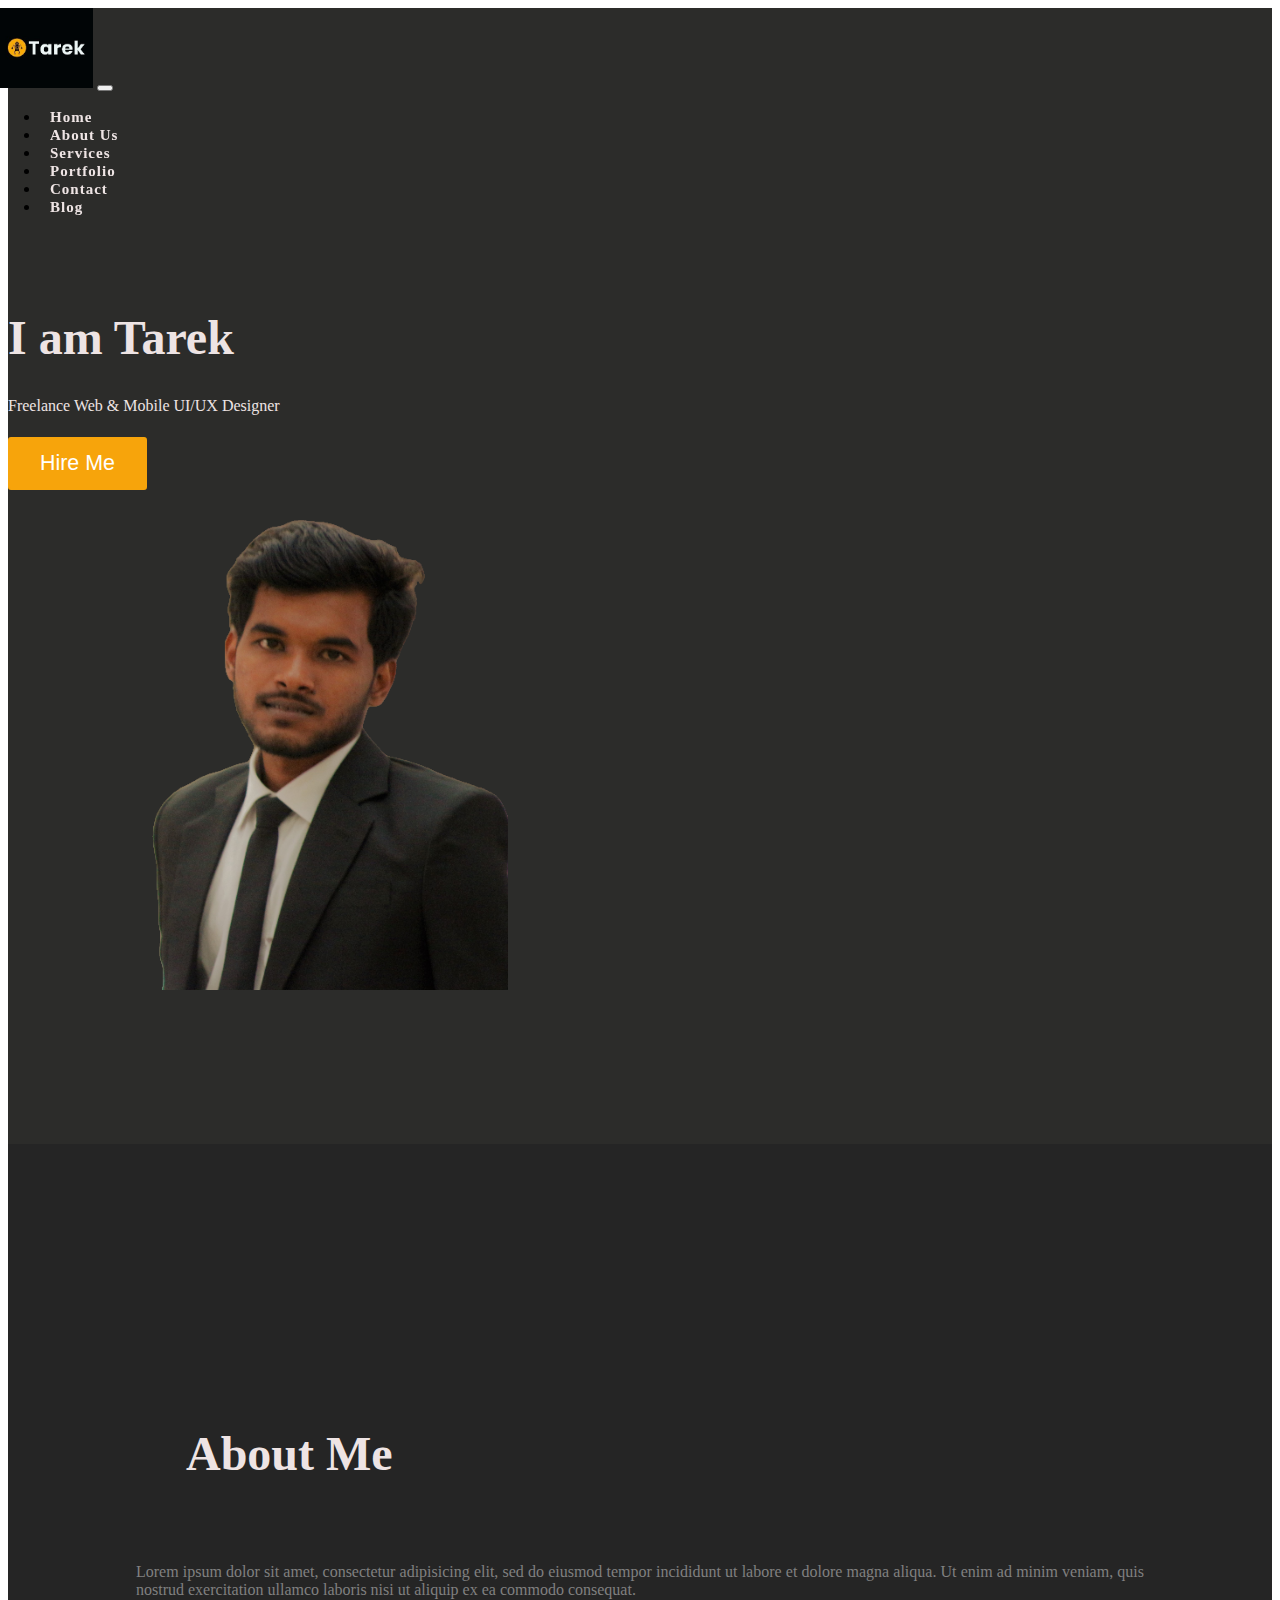
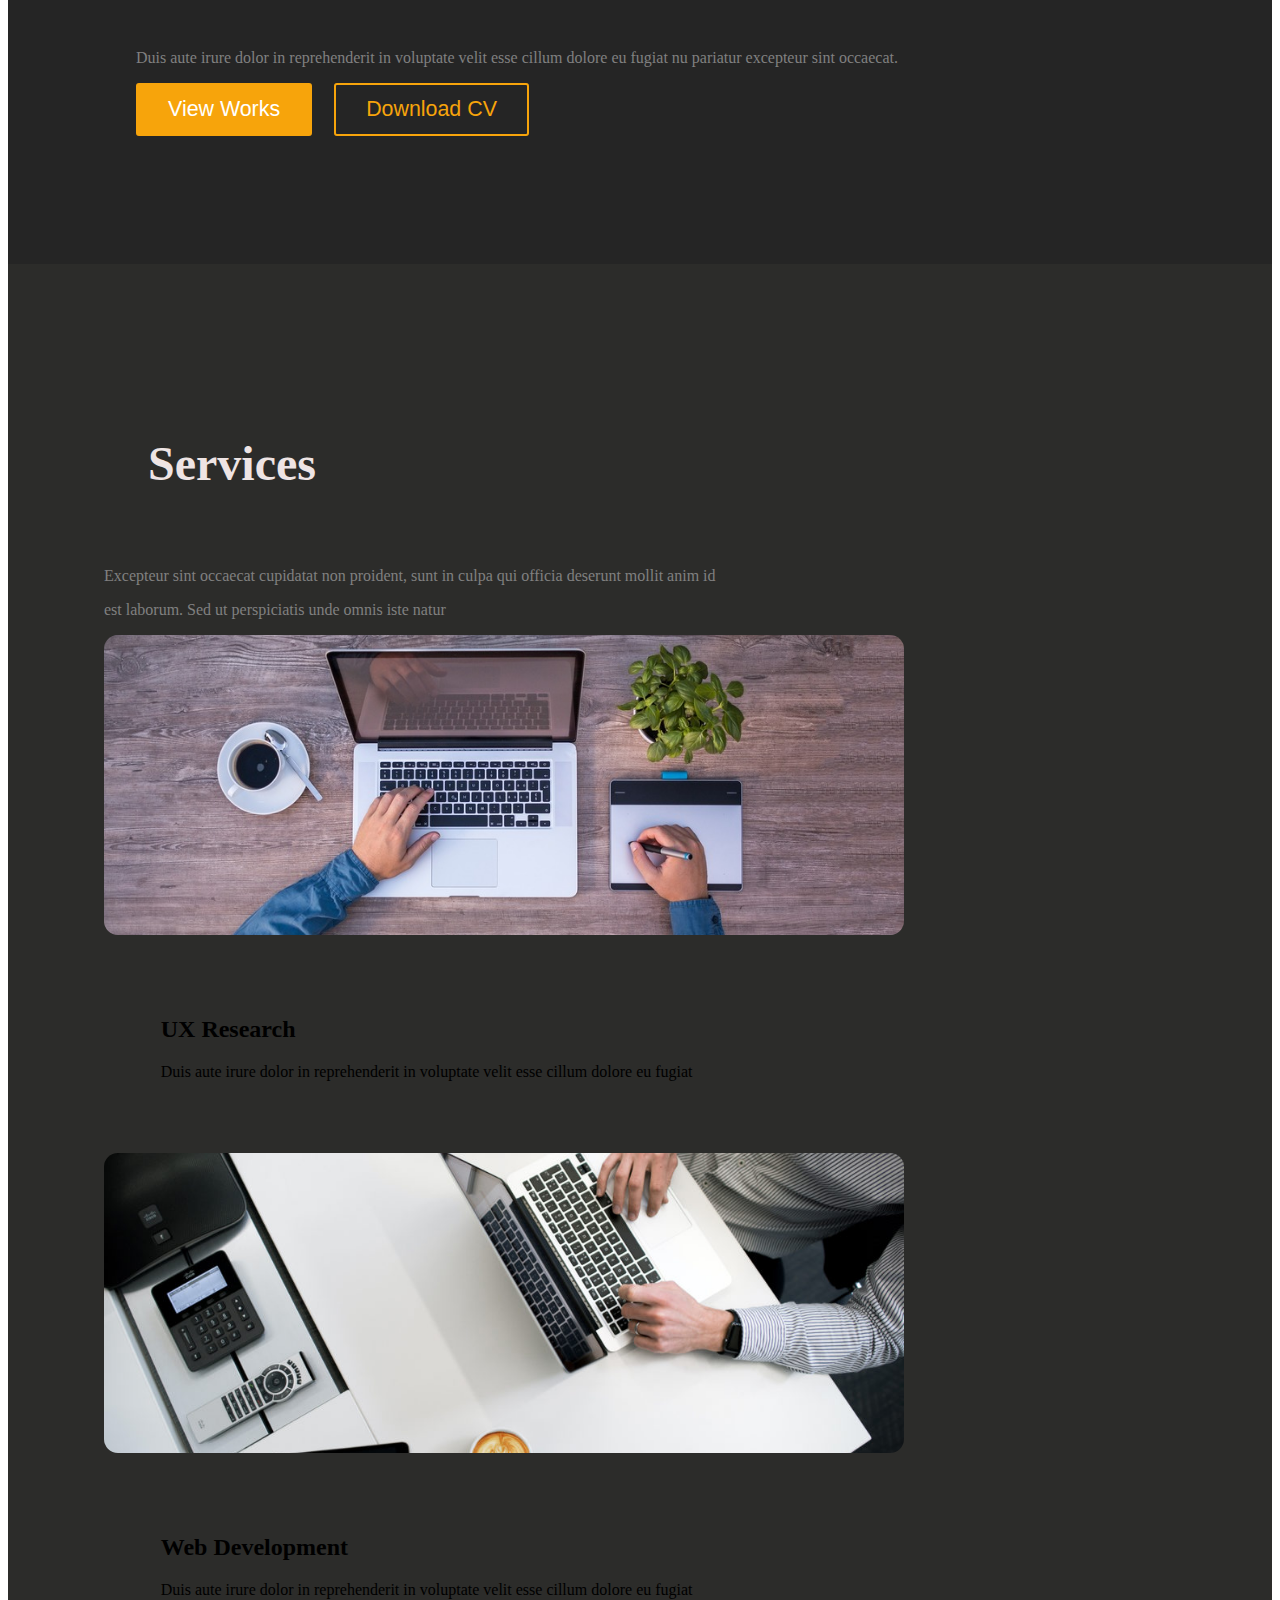
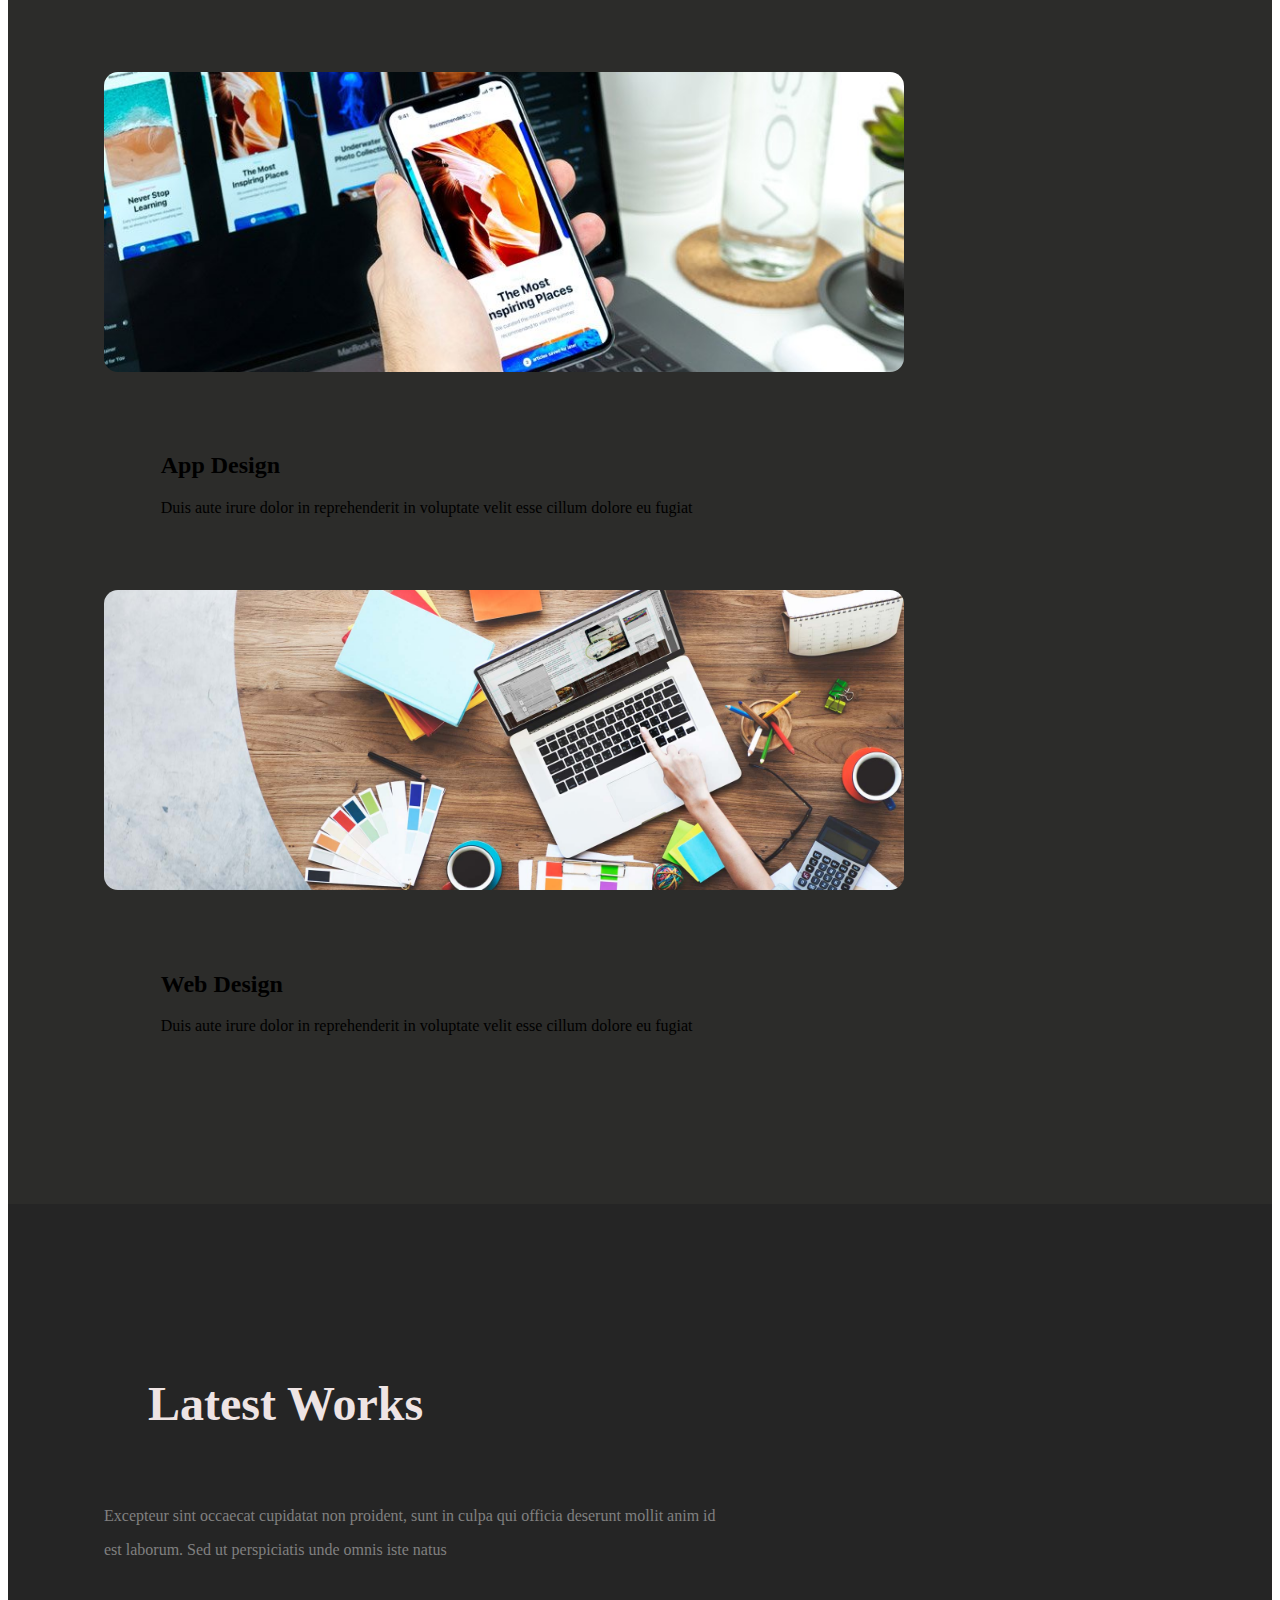
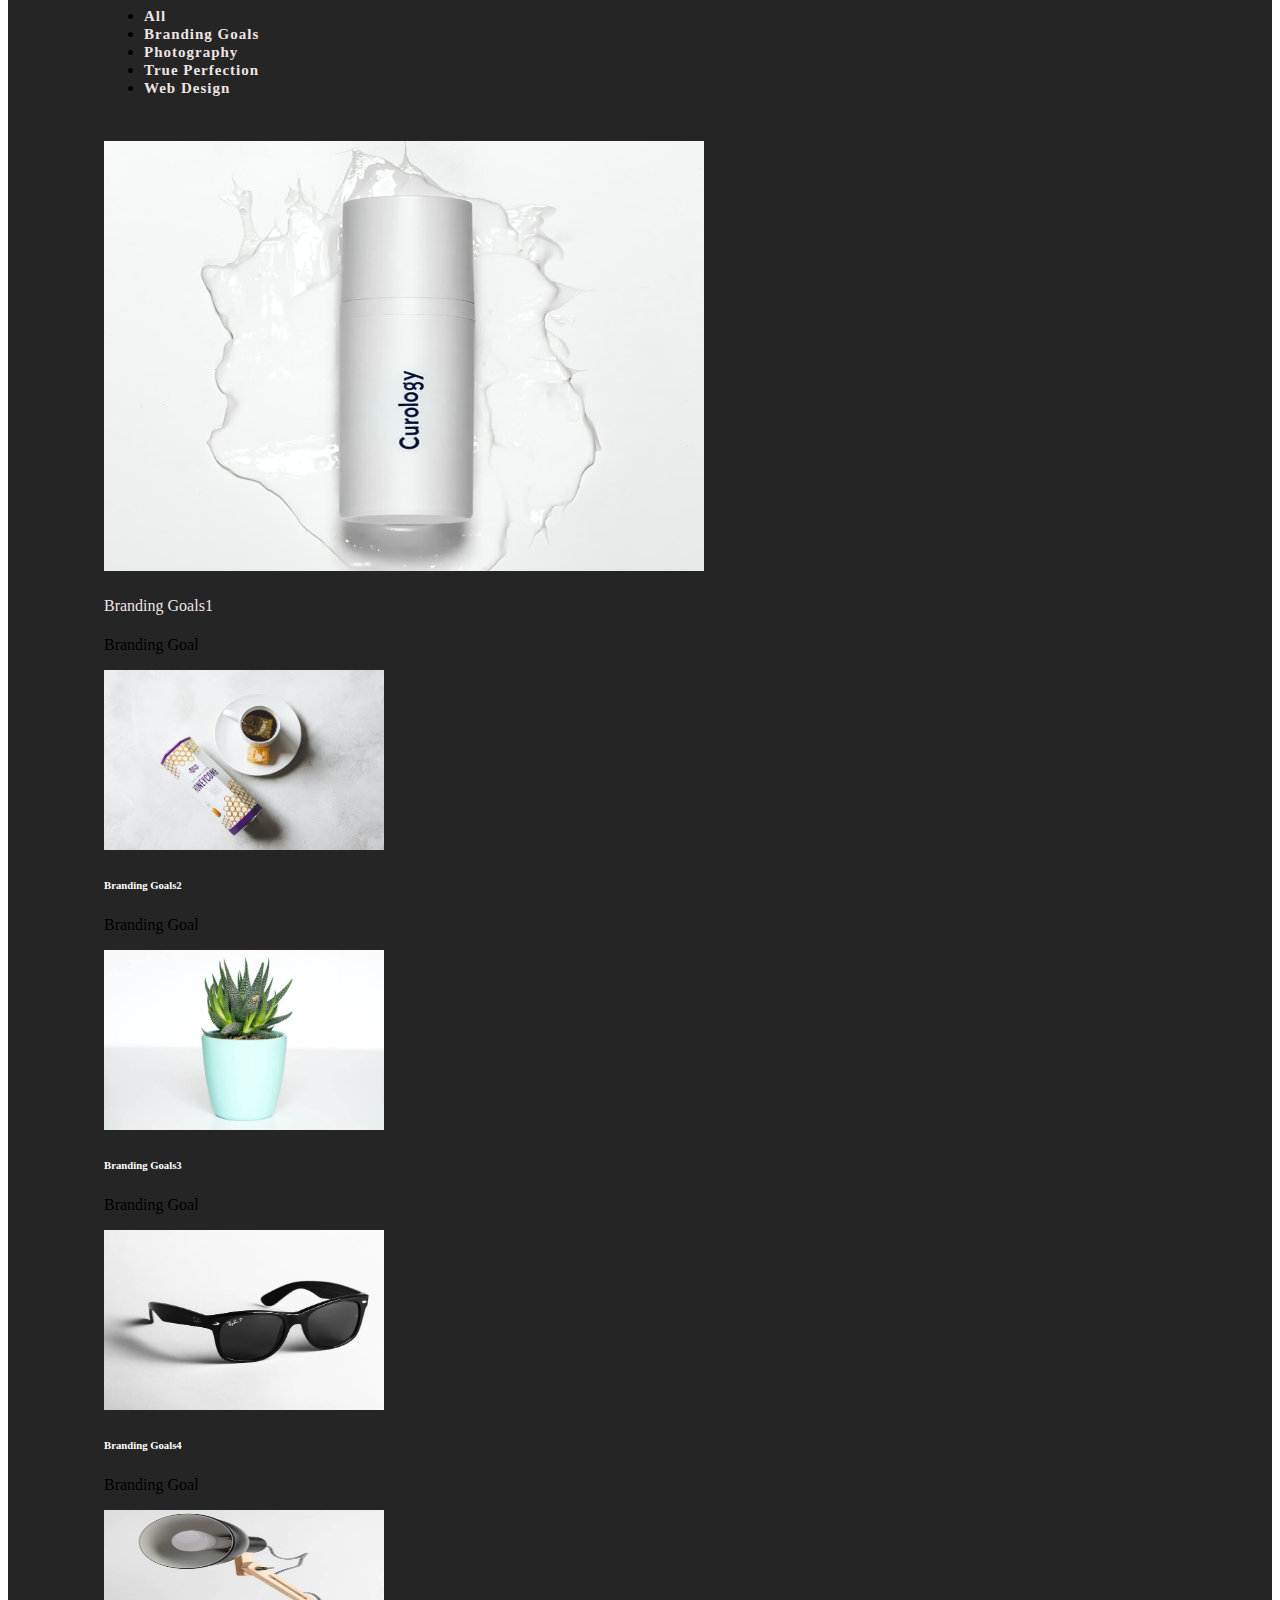
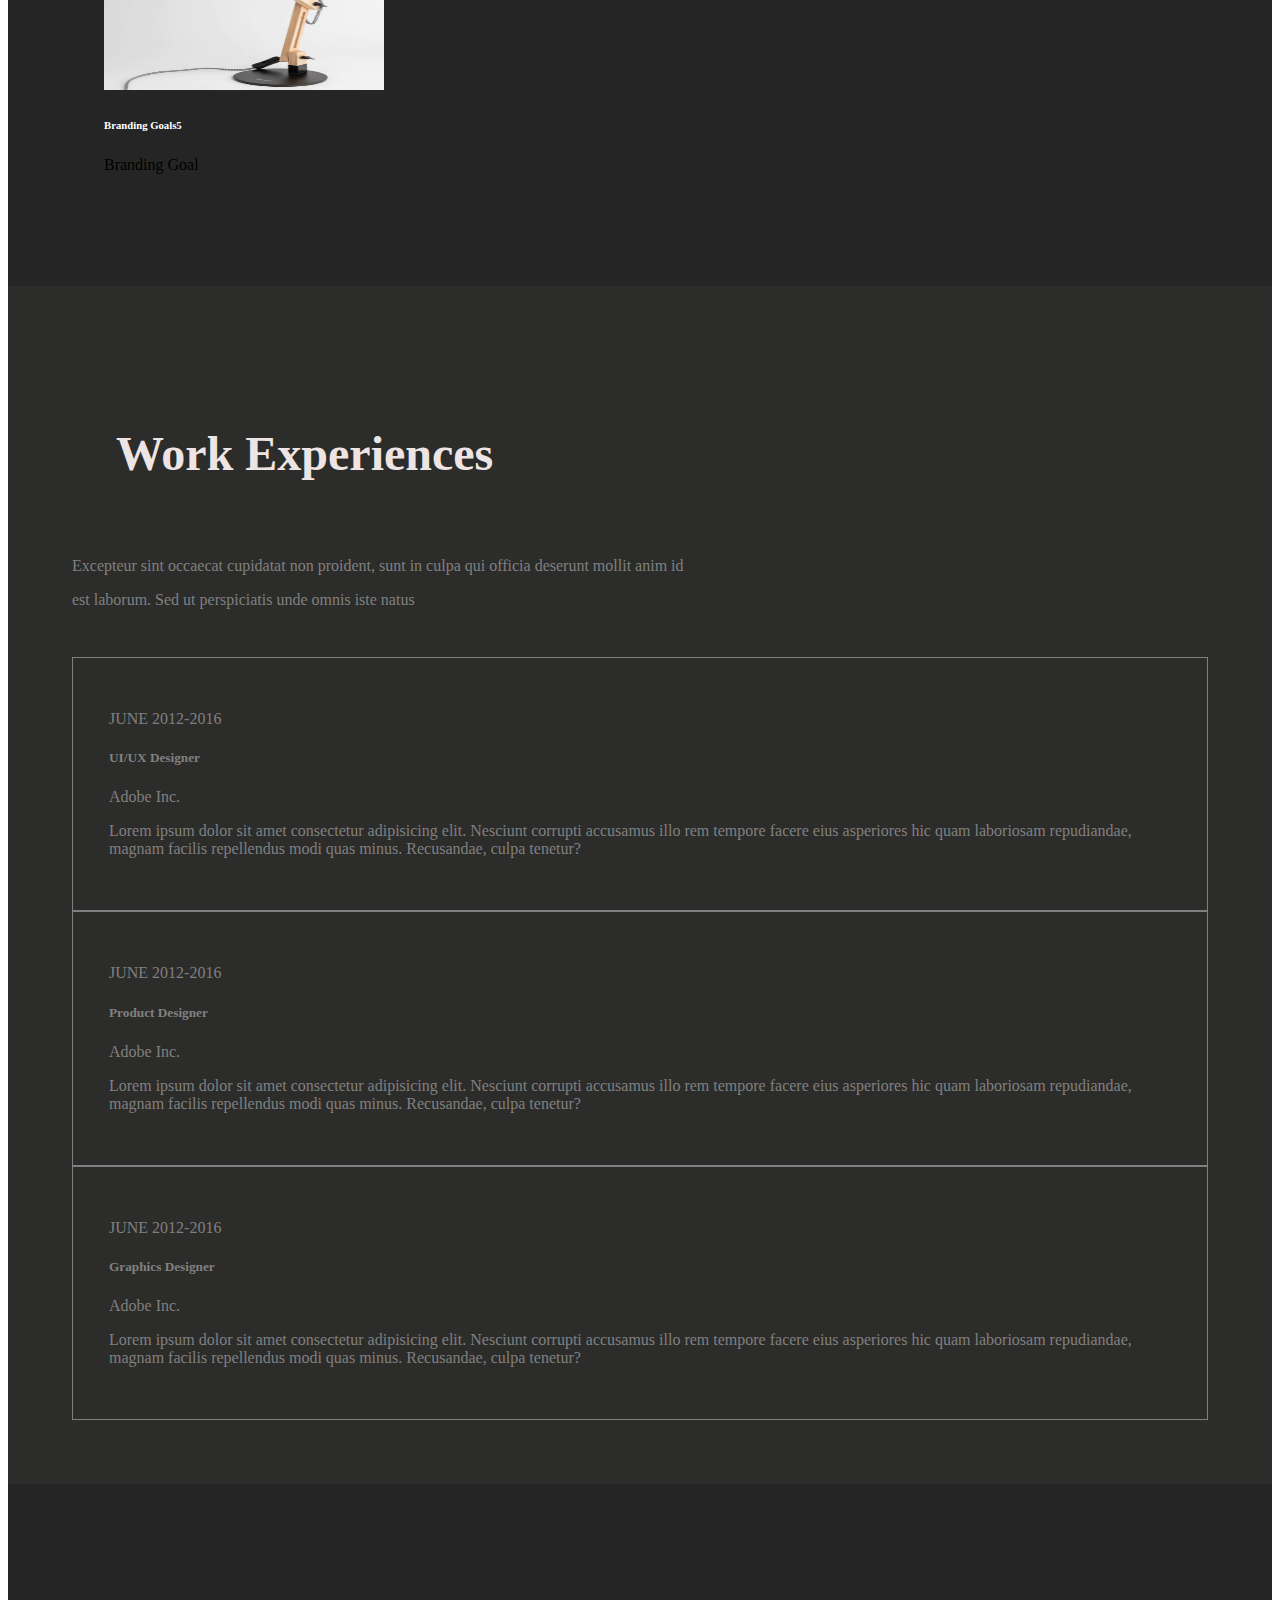
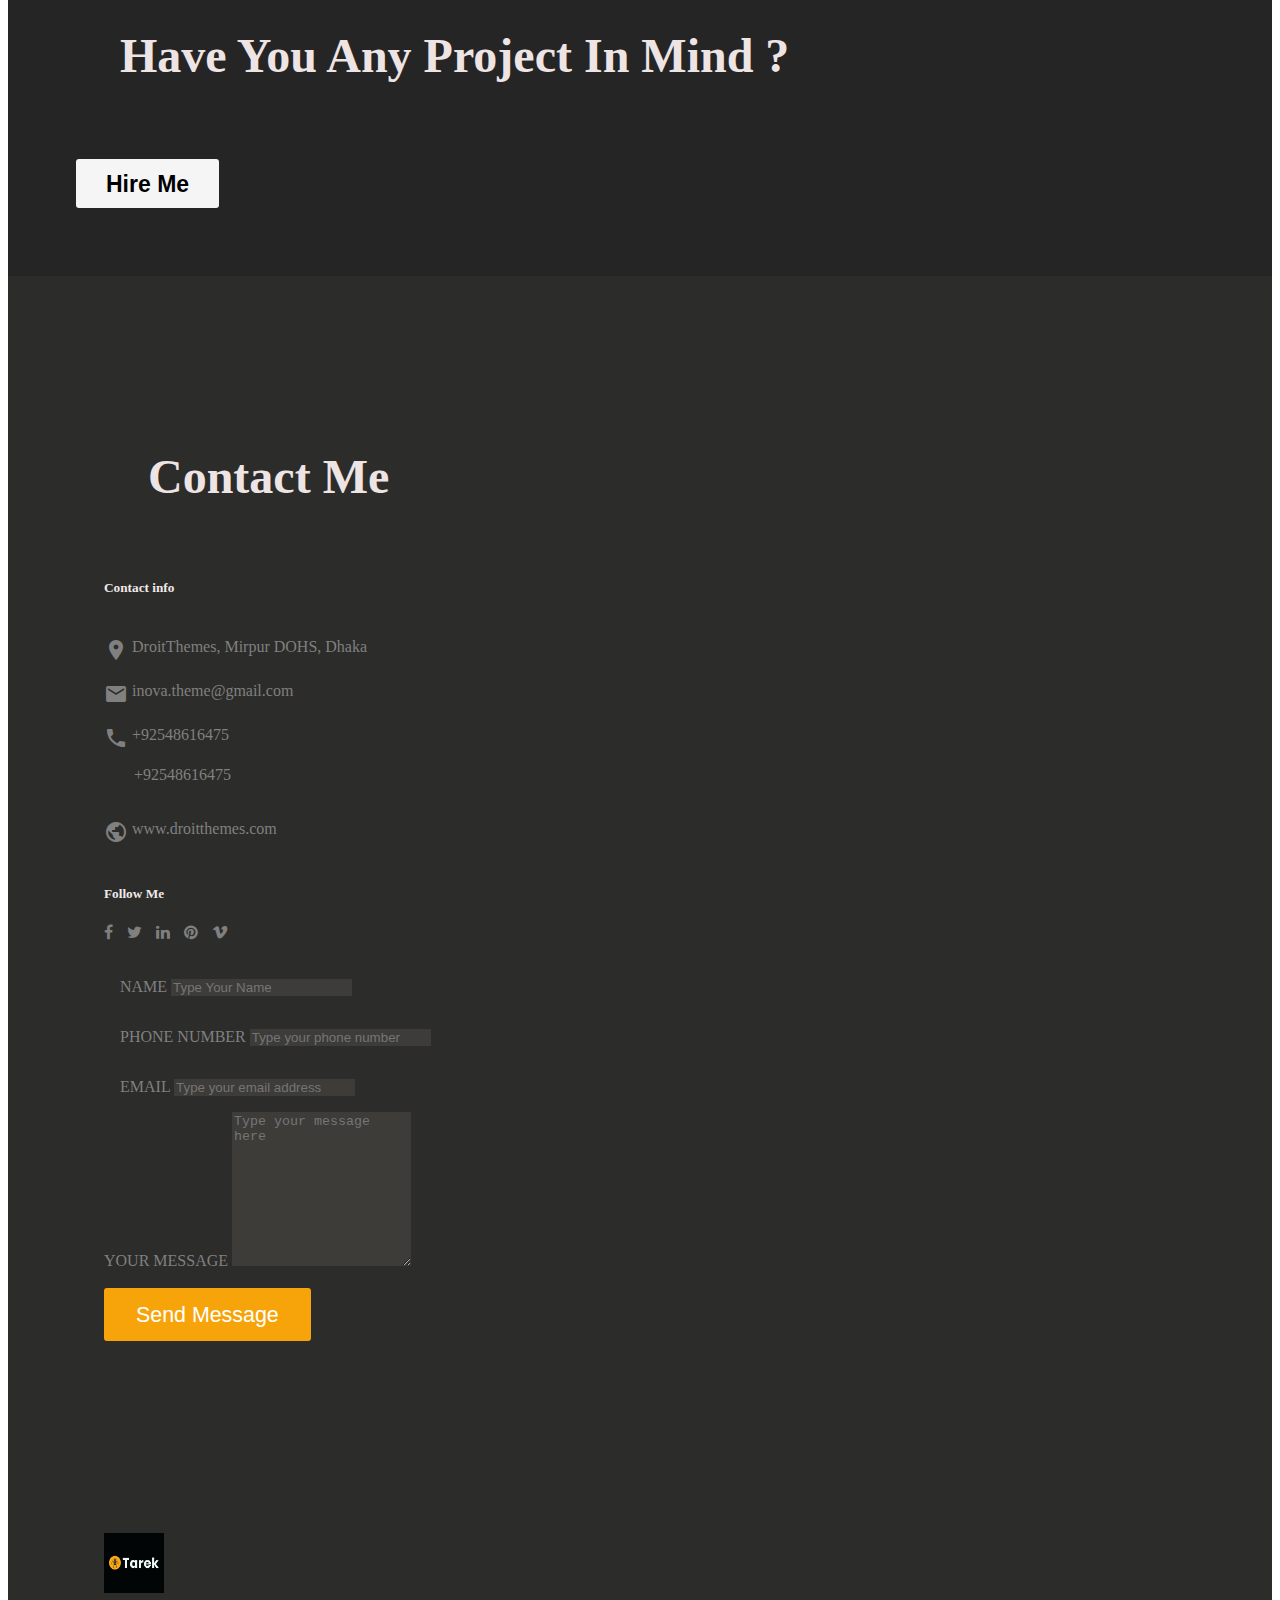
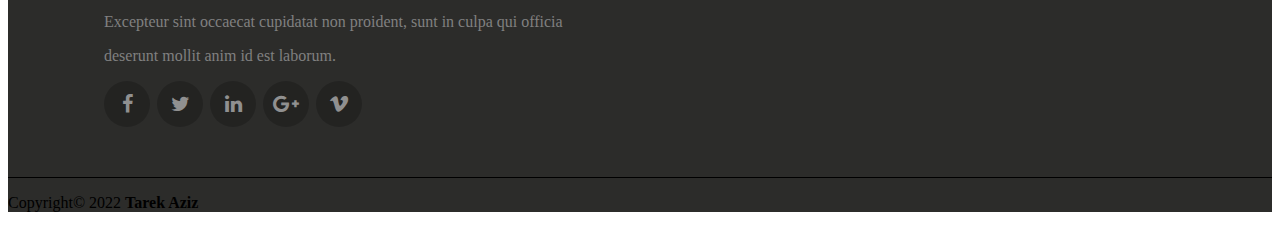
<file: Front-end asset/index.html>
<!DOCTYPE html>
<html lang="en">
<head>
    <meta charset="UTF-8">
    <meta http-equiv="X-UA-Compatible" content="IE=edge">
    <meta name="viewport" content="width=device-width, initial-scale=1.0">
    <title>Personal  blog</title>
    <link rel="icon" href="images/logo.png" sizes="32x32" type="image/x-icon">
    <!--Google Material icons-->
    <link rel="stylesheet" href="https://fonts.googleapis.com/icon?family=Material+Icons">
    <link rel="stylesheet" href="https://cdnjs.cloudflare.com/ajax/libs/font-awesome/4.7.0/css/font-awesome.min.css">
    <!--Bootstrap CDN-->
    <link href="https://cdn.jsdelivr.net/npm/bootstrap@5.0.2/dist/css/bootstrap.min.css" rel="stylesheet" integrity="sha384-EVSTQN3/azprG1Anm3QDgpJLIm9Nao0Yz1ztcQTwFspd3yD65VohhpuuCOmLASjC" crossorigin="anonymous">
    <script src="https://cdn.jsdelivr.net/npm/bootstrap@5.0.2/dist/js/bootstrap.bundle.min.js" integrity="sha384-MrcW6ZMFYlzcLA8Nl+NtUVF0sA7MsXsP1UyJoMp4YLEuNSfAP+JcXn/tWtIaxVXM" crossorigin="anonymous"></script>
    <!--CSS-->
    <link rel="stylesheet" href="css/style.css">
</head>
<body>
    <!--Header Design Start-->
    <header>
        <nav class="navbar navbar-expand-lg navigation-wrap">
            <div class="container">
              <a class="navbar-brand" href="#"><img src= "images/logo.jpg" height="80"></a>
              <button class="navbar-toggler" type="button" data-bs-toggle="collapse" data-bs-target="#navbarText" aria-controls="navbarText" aria-expanded="false" aria-label="Toggle navigation">
                <span class="navbar-toggler-icon"></span>
                <i class= "fas fa-stream navbar-toggler-icon"></i>
              </button>
              <div class="collapse navbar-collapse" id="navbarText">
                <ul class="navbar-nav ms-auto mb-2 mb-lg-0">
                  <li class="nav-item">
                    <a class="nav-link active" aria-current="page" href="#home">Home</a>
                  </li>
                  <li class="nav-item">
                    <a class="nav-link" href="#about">About Us</a>
                  </li>
                  <li class="nav-item">
                    <a class="nav-link" href="#services">Services</a>
                  </li>
                  <li class="nav-item">
                    <a class="nav-link" href="#portfolio">Portfolio</a>
                  </li>
                  <li class="nav-item">
                    <a class="nav-link" href="#contact">Contact</a>
                  </li>
                  <li class="nav-item">
                    <a class="nav-link" href="#">Blog</a>
                  </li>
                </ul>
              </div>
            </div>
          </nav>
    </header>
    <!--Header Design End-->

    <!--Top Banner Start-->
    <section id="home">
        <div class="container-fluid px-0 top-banner">
            <div class=" container">
                <div class="row align-items-center">
                    <div class="col-lg-5 col-md-12 text-sec">
                        <h1>I am Tarek</h1>
                        <h4>Freelance Web & Mobile UI/UX Designer</h4>
                        <div class= "mt-4">
                            <button class="main-btn">Hire Me </button>
                        </div>
                    </div>
                    <div class="col-lg-7 col-md-12 mb-lg-0 mb-5">
                        <div>
                            <img src="images/tarek_2.png" class= "image-fluid" alt="picture" style="width:500px;height:500px;">
                        </div>  
                    </div>
                </div>
            </div>
        </div>
    </section>
    <!--Top Banner End-->

    <!--About Section Start-->
    <section id="about">
      <div class="about-section wrapper">
        <div class="container">
          <div class="row align-items-center">
            <div class="col-lg-5 col-md-12 text-sec">
              <br>
              <br>
              <br>
              <br>
              <h1 class="text-end" style="padding:50px;">About Me</h1>
            </div>
            <div class="col-lg-5 col-md-12 mb-lg-0 mb-5 ">
              <p style="color: gray; text-align: justify;">
                Lorem ipsum dolor sit amet, consectetur adipisicing elit, 
                sed do eiusmod tempor incididunt ut labore et dolore magna 
                aliqua. Ut enim ad minim veniam, quis nostrud exercitation 
                ullamco laboris nisi ut aliquip ex ea commodo consequat.
              </p>
              <br>
              <p style="color: gray; text-align: justify;">
                Duis aute irure dolor in reprehenderit in voluptate velit 
                esse cillum dolore eu fugiat nu pariatur excepteur sint occaecat.
              </p>
              <button class= "main-btn mt-4" style='margin-right:18px'> View Works</button>
              <button class= "secondary-btn mt-4" style='margin-right:18px'> Download CV</button>
            </div>
          </div>
        </div>
      </div>
    </section>
    <!--About Section End-->

    <!--Services Section Start-->
    <section id="services">
      <div class="services-section">
        <div class="container">
          <div class="row align-center ">
            <div class="d-flex justify-content-center">
              <h1 style="padding: 2.75rem;">Services</h1>
            </div>
            <div class="d-flex justify-content-center">
              <p style="color:gray;">
                Excepteur sint occaecat cupidatat non proident, sunt in culpa qui officia 
                deserunt mollit anim id
              </p>
            </div>
            <div class="d-flex justify-content-center">
              <p style="color:gray;">
                est laborum. Sed ut perspiciatis unde omnis iste natur
              </p>
            </div>
          </div>
          <div class=" row pt-5">
            <div class="col-lg-6 col-md-6 mb-lg-0 mb-5">
              <div class="card bg-dark text-white">
                <img class= "img-fluid" src="images/services/img-1.jpg" class= "card-img" alt="img1">
                <div class="card-img-overlay" style="padding: 3.545rem;">
                  <h2 class="card-title">UX Research</h2>
                  <p class="card-text" style="text-align:justify;">
                    Duis aute irure dolor in reprehenderit in voluptate 
                    velit esse cillum dolore eu fugiat
                  </p>
                </div>
              </div>
            </div>
            <div class="col-lg-6 col-md-6 mb-lg-0 mb-5">
              <div class="card bg-dark text-white">
                <img class= "img-fluid" src="images/services/img_2.jpg" class= "card-img" alt="img1">
                <div class="card-img-overlay" style="padding: 3.545rem;">
                  <h2 class="card-title">Web Development</h2>
                  <p class="card-text" style="text-align:justify;">
                    Duis aute irure dolor in reprehenderit in voluptate 
                    velit esse cillum dolore eu fugiat
                  </p>
                </div>
              </div>
            </div>
          </div>
          <div class=" row pt-5">
            <div class="col-lg-6 col-md-6 mb-lg-0 mb-5">
              <div class="card bg-dark text-white">
                <img class= "img-fluid" src="images/services/img_3.jpg" class= "card-img" alt="img1">
                <div class="card-img-overlay" style="padding: 3.545rem;">
                  <h2 class="card-title">App Design</h2>
                  <p class="card-text" style="text-align:justify;">
                    Duis aute irure dolor in reprehenderit in voluptate 
                    velit esse cillum dolore eu fugiat
                  </p>
                </div>
              </div>
            </div>
            <div class="col-lg-6 col-md-6 mb-lg-0 mb-5">
              <div class="card bg-dark text-white">
                <img class= "img-fluid" src="images/services/img_4.jpg" class= "card-img" alt="img1">
                <div class="card-img-overlay" style="padding: 3.545rem;">
                  <h2 class="card-title">Web Design</h2>
                  <p class="card-text" style="text-align:justify;">
                    Duis aute irure dolor in reprehenderit in voluptate 
                    velit esse cillum dolore eu fugiat
                  </p>
                </div>
              </div>
            </div>
          </div>
        </div>
      </div>
    </section>
    <!--Services Section End-->

    <!--Portfolio Section Start-->
    <section id="portfolio">
      <div class="portfolio-section">
        <div class="container">
          <div class="row align-center">
            <div class="d-flex justify-content-center">
              <h1 style="padding: 2.75rem;">Latest Works</h1>
            </div>
            <div class="d-flex justify-content-center">
              <p style="color:gray;">
                Excepteur sint occaecat cupidatat non proident, sunt in culpa 
                qui officia deserunt mollit anim id
              </p>
            </div>
            <div class="d-flex justify-content-center">
              <p style="color:gray; padding-bottom: 2rem;">
                est laborum. Sed ut perspiciatis unde omnis iste natus
              </p>
            </div>
          </div>
          <div class="row">
            <div class="d-flex justify-content-center">
              <nav style="padding-bottom: 1.75rem;">
                <ul class="nav nav-pills justify-content-center">
                  <li class="nav-item">
                    <a href="#" class="nav-link try">All</a>
                  </li>
                  <li class="nav-item">
                    <a href="#" class="nav-link try">Branding Goals</a>
                  </li>
                  <li class="nav-item">
                    <a href="#" class="nav-link try">Photography</a>
                  </li>
                  <li class="nav-item">
                    <a href="#" class="nav-link try">True Perfection</a>
                  </li>
                  <li class="nav-item">
                    <a href="#" class="nav-link try">Web Design</a>
                  </li>
                </ul>
                
              </nav>
            </div>
          </div>
          
          <div class="container">
            <div class="row">
              <div class="col-6">
                <div class="portfolio-wrap">
                  <img src="images/portfolio/portfolio-1.jpg" class="img-fluid" style="height:430px; width:600px;" alt="">
                  <div class="portfolio-info">
                    <h4>Branding Goals1</h4>
                    <p>Branding Goal</p>
                  </div>
                </div>
              </div>
              <div class="col-6">
                <div class="row">
                  <div class="col-lg-6 col-md-12">
                    <div class="portfolio-wrap">
                      <img src="images/portfolio/portfolio-2.jpg" class="img-fluid" style="height:180px; width:280px;" alt="">
                      <div class="portfolio-info">
                        <h6 style="color:white;">Branding Goals2</h6>
                        <p>Branding Goal</p>
                      </div>
                    </div>
                  </div>
                  <div class="col-lg-6 col-md-12">
                    <div class="portfolio-wrap">
                      <img src="images/portfolio/portfolio-3.jpg" class="img-fluid" style="height:180px; width:280px;" alt="">
                      <div class="portfolio-info">
                        <h6 style="color:white;">Branding Goals3</h6>
                        <p>Branding Goal</p>
                      </div>
                    </div>
                  </div>
                </div>
                <div class="row">
                  <div class="col-lg-6 col-md-12">
                    <div class="portfolio-wrap">
                      <img src="images/portfolio/portfolio-4.jpg" class="img-fluid" style="height:180px; width:280px;" alt="">
                      <div class="portfolio-info">
                        <h6 style="color:white;">Branding Goals4</h6>
                        <p>Branding Goal</p>
                      </div>
                    </div>
                  </div>
                  <div class="col-lg-6 col-md-12">
                    <div class="portfolio-wrap">
                      <img src="images/portfolio/portfolio-5.jpg" class="img-fluid" style="height:180px; width:280px;" alt="">
                      <div class="portfolio-info">
                        <h6 style="color:white;">Branding Goals5</h6>
                        <p>Branding Goal</p>
                      </div>
                    </div>
                  </div>
                </div>

              </div>
            </div>
          </div>
        </div>
      </div>
    </section>
    <!--Portfolio Section Start-->

    <!--Work experience Start-->
    <section>
      <div class="work-experince-section">
        <div class="container">
          <div class="row align-center">
            <div class="d-flex justify-content-center">
              <h1 style="padding: 2.75rem;">Work Experiences</h1>
            </div>
            <div class="d-flex justify-content-center">
              <p style="color:gray;">
                Excepteur sint occaecat cupidatat non proident, 
              sunt in culpa qui officia deserunt mollit anim id
              </p>
            </div>
            <div class="d-flex justify-content-center">
              <p style="color:gray; padding-bottom: 2rem;">
                est laborum. Sed ut perspiciatis unde omnis iste natus
              </p> 
            </div>
          </div>
          <div class="row pt-5">
            <div class="col-lg-4 col-md-12 mb-lg-0 mb-5">
              <a href="#">
              <div class="card bg-dark mb-3" style="color: gray; border:1px solid gray;  padding: 2.25rem;">
                <div class="card-body">
                  <p style="color:gray;">JUNE 2012-2016</p>
                  <h5 class="card-title">UI/UX Designer</h5>
                  <p style="color:gray;">Adobe Inc.</p>
                  <p class="card-text">Lorem ipsum dolor sit amet consectetur adipisicing elit.
                     Nesciunt corrupti accusamus illo rem tempore facere eius asperiores hic quam
                      laboriosam repudiandae, magnam facilis repellendus modi quas minus. Recusandae, 
                      culpa tenetur?

                  </p>
                </div>
              </div>
            </a>
            </div>
            <div class="col-lg-4 col-md-12 mb-lg-0 mb-5">
              <a href="#">
              <div class="card bg-dark mb-3" style="color: gray; border:1px solid gray;  padding: 2.25rem;">
                <div class="card-body">
                  <p style="color:gray;">JUNE 2012-2016</p>
                  <h5 class="card-title">Product Designer</h5>
                  <p style="color:gray;">Adobe Inc.</p>
                  <p class="card-text">Lorem ipsum dolor sit amet consectetur adipisicing elit.
                     Nesciunt corrupti accusamus illo rem tempore facere eius asperiores hic quam
                      laboriosam repudiandae, magnam facilis repellendus modi quas minus. Recusandae, 
                      culpa tenetur?

                  </p>
                </div>
              </div>
            </a>
            </div>
            <div class="col-lg-4 col-md-12 mb-lg-0 mb-5">
              <a href="#">
              <div class="card bg-dark mb-3" style="color: gray; border:1px solid gray; padding: 2.25rem;">
                <div class="card-body">
                  <p style="color:gray;">JUNE 2012-2016</p>
                  <h5 class="card-title">Graphics Designer</h5>
                  <p style="color:gray;">Adobe Inc.</p>
                  <p class="card-text">Lorem ipsum dolor sit amet consectetur adipisicing elit.
                     Nesciunt corrupti accusamus illo rem tempore facere eius asperiores hic quam
                      laboriosam repudiandae, magnam facilis repellendus modi quas minus. Recusandae, 
                      culpa tenetur?

                  </p>
                </div>
              </div>
            </a>
            </div>
          </div>
        </div>
      </div>
    </section>
    <!--Work experience End-->

    <!--Hire me section Start-->
    <section>
      <div class="hire-me-section">
        <div class="container">
          <div class="row align-center">
            <div class="d-flex justify-content-center">
              <h1 style="padding: 2.75rem;">Have You Any Project In Mind ?</h1>
            </div>
            <div class= "mt-4 d-flex justify-content-center">
              <button class="white-btn">Hire Me </button>
          </div>
          </div>
        </div>
      </div>
    </section>
    <!--Hire me section End-->

    <!--Contact section Start -->
    <section id="contact">
      <div class="contact-section">
        <div class="container">
          <div class="row align-center">
            <div class="d-flex justify-content-center">
              <h1 style="padding: 2.75rem;">Contact Me</h1>
            </div>
          </div>
          <div class="row">
            <div class="col-lg-5 d-flex align-items-stretch">
              <div class="info">
                <h5 style="color:rgb(240, 233, 233); padding-bottom: 1.25rem;">Contact info</h5>
                  <div class="address" style="padding-bottom:1.25rem;">
                  <i class="material-icons" style="color:gray;">room</i>
                  <span style="color:gray;">DroitThemes, Mirpur DOHS, Dhaka</span>
                  </div>
                  <div class="email" style="padding-bottom:1.25rem;">
                    <i style="color:gray;"class="material-icons">email</i>
                    <span style="color:gray;">inova.theme@gmail.com</span>
                  </div>
                  <div class="phone" style="padding-bottom:1.25rem;">
                    <i style="color:gray;"class="material-icons">call</i>
                    <span style="color:gray;">+92548616475</span>
                    <br>
                    <p style="padding-left: 30px; color: gray;">+92548616475</p>
                  </div>
                  <div class="site" style="padding-bottom:1.25rem;">
                    <i style="color:gray;" class="material-icons">public</i>
                    <span style="color:gray;">www.droitthemes.com</span>
                  </div>
                  <div style="padding-bottom:1.25rem;">
                    <h5 style="color:rgb(240, 233, 233);">Follow Me</h5>
                    <a href="#" class="fa fa-facebook" style="color:gray; padding-right:10px;"></a>
                    <a href="#" class="fa fa-twitter" style="color:gray; padding-right:10px;"></a>
                    <a href="#" class="fa fa-linkedin" style="color:gray; padding-right:10px;"></a>
                    <a href="#" class="fa fa-pinterest" style="color:gray; padding-right:10px;"></a>
                    <a href="#" class="fa fa-vimeo" style="color:gray; padding-right:10px;"></a>
                  </div>
              </div>
              </div>
              <div class="col-lg-7 ">
                <form action="forms/contact.php" method="post" role="form" class="php-email-form">
                    <div class="row">
                      <div class="form-group" style="padding:1rem;">
                        <label for="name" style="color:gray;">NAME</label>
                        <input style="background-color:rgba(70, 69, 66, 0.671); border:none;" type="text" class="form-control" name="subject" id="subject" placeholder="Type Your Name" required>
                        </div>
                    <div class="form-group col-md-6" style="padding:1rem;">
                        <label for="name" style="color:gray;">PHONE NUMBER</label>
                        <input style="background-color:rgba(70, 69, 66, 0.671); border:none;" type="text" name="name" class="form-control" id="name" placeholder="Type your phone number" required>
                    </div>
                    <div class="form-group col-md-6" style="padding:1rem;">
                        <label for="name" style="color:gray;">EMAIL</label>
                        <input style="background-color:rgba(70, 69, 66, 0.671); border:none;" type="email" class="form-control" name="email" id="email" placeholder="Type your email address" required>
                    </div>
                    </div>
                    <div class="form-group" >
                    <label for="name" style="color:gray;">YOUR MESSAGE</label>
                    <textarea style="background-color:rgba(70, 69, 66, 0.671); border:none;" class="form-control" name="message" rows="10" placeholder="Type your message here" required></textarea>
                    </div>
                    <br>
                    <div>
                      <button class="main-btn" type="submit">Send Message</button>
                    </div>
                </form>
                </div>
          </div>
          <div class="row"  style="margin-top:12rem;">
            <div class="d-flex justify-content-center mb-4">
              <img src="images/logo.png" style="height:60px; width:60px;" alt="">
            </div>
            <div class="d-flex justify-content-center">
              <p style="color:gray;">
                Excepteur sint occaecat cupidatat non proident, sunt in culpa qui officia
              </p>
            </div>
            <div class="d-flex justify-content-center mb-4">
              <p style="color:gray;">
                deserunt mollit anim id est laborum.
              </p>
            </div>
            <div class="social-links d-flex justify-content-center">
              <a href="#"><i class="fa fa-facebook fa-lg"></i></a>
              <a href="#"><i class="fa fa-twitter fa-lg"></i></a>
              <a href="#"><i class="fa fa-linkedin fa-lg"></i></a>
              <a href="#"><i class="fa fa-google-plus fa-lg"></i></a>
              <a href="#"><i class="fa fa-vimeo fa-lg"></i></a>
          </div>
          </div>
        </div>
      </div>
    </section>
    <!--Contact Section End-->

    <!--Footer section Start-->
    <footer id="footer">
        <div class=" footer py-5">
            <div class="container">
                <div class="row">
                    <div class="col-md-12 text-center">
                        <p class="text-secondary">Copyright&copy; 2022 <strong>Tarek Aziz</strong></p>
                    </div>
                </div>
            </div>
        </div>
    </footer>
    <!--Footer section End-->

<!--Jave Script file -->
<script src="js/main.js"></script>
</body>
</html>
</file>
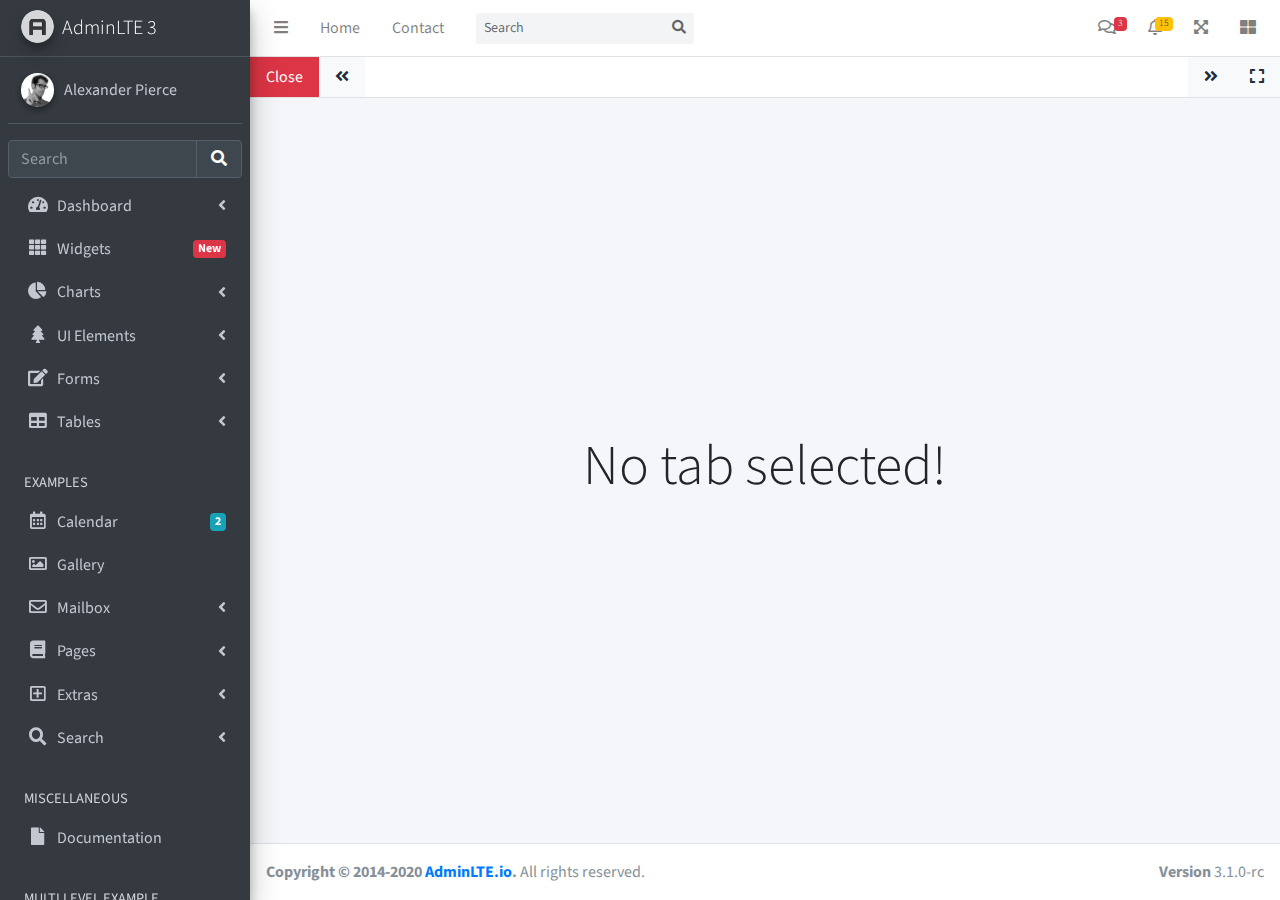
<file: php-version/portfolio/admin/iframe.html>
<!DOCTYPE html>
<html lang="en">
<head>
  <meta charset="utf-8">
  <meta name="viewport" content="width=device-width, initial-scale=1">
  <title>AdminLTE 3 | Tabbed IFrames</title>

  <!-- Google Font: Source Sans Pro -->
  <link rel="stylesheet" href="https://fonts.googleapis.com/css?family=Source+Sans+Pro:300,400,400i,700&display=fallback">
  <!-- Font Awesome -->
  <link rel="stylesheet" href="plugins/fontawesome-free/css/all.min.css">
  <!-- Theme style -->
  <link rel="stylesheet" href="dist/css/adminlte.min.css">
  <!-- overlayScrollbars -->
  <link rel="stylesheet" href="plugins/overlayScrollbars/css/OverlayScrollbars.min.css">
</head>
<body class="hold-transition sidebar-mini layout-fixed" data-panel-auto-height-mode="height">
<div class="wrapper">

  <!-- Navbar -->
  <nav class="main-header navbar navbar-expand navbar-white navbar-light">
    <!-- Left navbar links -->
    <ul class="navbar-nav">
      <li class="nav-item">
        <a class="nav-link" data-widget="pushmenu" href="#" role="button"><i class="fas fa-bars"></i></a>
      </li>
      <li class="nav-item d-none d-sm-inline-block">
        <a href="index3.html" class="nav-link">Home</a>
      </li>
      <li class="nav-item d-none d-sm-inline-block">
        <a href="#" class="nav-link">Contact</a>
      </li>
    </ul>

    <!-- SEARCH FORM -->
    <form class="form-inline ml-3">
      <div class="input-group input-group-sm">
        <input class="form-control form-control-navbar" type="search" placeholder="Search" aria-label="Search">
        <div class="input-group-append">
          <button class="btn btn-navbar" type="submit">
            <i class="fas fa-search"></i>
          </button>
        </div>
      </div>
    </form>

    <!-- Right navbar links -->
    <ul class="navbar-nav ml-auto">
      <!-- Messages Dropdown Menu -->
      <li class="nav-item dropdown">
        <a class="nav-link" data-toggle="dropdown" href="#">
          <i class="far fa-comments"></i>
          <span class="badge badge-danger navbar-badge">3</span>
        </a>
        <div class="dropdown-menu dropdown-menu-lg dropdown-menu-right">
          <a href="#" class="dropdown-item">
            <!-- Message Start -->
            <div class="media">
              <img src="dist/img/user1-128x128.jpg" alt="User Avatar" class="img-size-50 mr-3 img-circle">
              <div class="media-body">
                <h3 class="dropdown-item-title">
                  Brad Diesel
                  <span class="float-right text-sm text-danger"><i class="fas fa-star"></i></span>
                </h3>
                <p class="text-sm">Call me whenever you can...</p>
                <p class="text-sm text-muted"><i class="far fa-clock mr-1"></i> 4 Hours Ago</p>
              </div>
            </div>
            <!-- Message End -->
          </a>
          <div class="dropdown-divider"></div>
          <a href="#" class="dropdown-item">
            <!-- Message Start -->
            <div class="media">
              <img src="dist/img/user8-128x128.jpg" alt="User Avatar" class="img-size-50 img-circle mr-3">
              <div class="media-body">
                <h3 class="dropdown-item-title">
                  John Pierce
                  <span class="float-right text-sm text-muted"><i class="fas fa-star"></i></span>
                </h3>
                <p class="text-sm">I got your message bro</p>
                <p class="text-sm text-muted"><i class="far fa-clock mr-1"></i> 4 Hours Ago</p>
              </div>
            </div>
            <!-- Message End -->
          </a>
          <div class="dropdown-divider"></div>
          <a href="#" class="dropdown-item">
            <!-- Message Start -->
            <div class="media">
              <img src="dist/img/user3-128x128.jpg" alt="User Avatar" class="img-size-50 img-circle mr-3">
              <div class="media-body">
                <h3 class="dropdown-item-title">
                  Nora Silvester
                  <span class="float-right text-sm text-warning"><i class="fas fa-star"></i></span>
                </h3>
                <p class="text-sm">The subject goes here</p>
                <p class="text-sm text-muted"><i class="far fa-clock mr-1"></i> 4 Hours Ago</p>
              </div>
            </div>
            <!-- Message End -->
          </a>
          <div class="dropdown-divider"></div>
          <a href="#" class="dropdown-item dropdown-footer">See All Messages</a>
        </div>
      </li>
      <!-- Notifications Dropdown Menu -->
      <li class="nav-item dropdown">
        <a class="nav-link" data-toggle="dropdown" href="#">
          <i class="far fa-bell"></i>
          <span class="badge badge-warning navbar-badge">15</span>
        </a>
        <div class="dropdown-menu dropdown-menu-lg dropdown-menu-right">
          <span class="dropdown-item dropdown-header">15 Notifications</span>
          <div class="dropdown-divider"></div>
          <a href="#" class="dropdown-item">
            <i class="fas fa-envelope mr-2"></i> 4 new messages
            <span class="float-right text-muted text-sm">3 mins</span>
          </a>
          <div class="dropdown-divider"></div>
          <a href="#" class="dropdown-item">
            <i class="fas fa-users mr-2"></i> 8 friend requests
            <span class="float-right text-muted text-sm">12 hours</span>
          </a>
          <div class="dropdown-divider"></div>
          <a href="#" class="dropdown-item">
            <i class="fas fa-file mr-2"></i> 3 new reports
            <span class="float-right text-muted text-sm">2 days</span>
          </a>
          <div class="dropdown-divider"></div>
          <a href="#" class="dropdown-item dropdown-footer">See All Notifications</a>
        </div>
      </li>
      <li class="nav-item">
        <a class="nav-link" data-widget="fullscreen" href="#" role="button">
          <i class="fas fa-expand-arrows-alt"></i>
        </a>
      </li>
      <li class="nav-item">
        <a class="nav-link" data-widget="control-sidebar" data-slide="true" href="#" role="button">
          <i class="fas fa-th-large"></i>
        </a>
      </li>
    </ul>
  </nav>
  <!-- /.navbar -->

  <!-- Main Sidebar Container -->
  <aside class="main-sidebar sidebar-dark-primary elevation-4">
    <!-- Brand Logo -->
    <a href="index3.html" class="brand-link">
      <img src="dist/img/AdminLTELogo.png" alt="AdminLTE Logo" class="brand-image img-circle elevation-3" style="opacity: .8">
      <span class="brand-text font-weight-light">AdminLTE 3</span>
    </a>

    <!-- Sidebar -->
    <div class="sidebar">
      <!-- Sidebar user panel (optional) -->
      <div class="user-panel mt-3 pb-3 mb-3 d-flex">
        <div class="image">
          <img src="dist/img/user2-160x160.jpg" class="img-circle elevation-2" alt="User Image">
        </div>
        <div class="info">
          <a href="#" class="d-block">Alexander Pierce</a>
        </div>
      </div>

      <!-- SidebarSearch Form -->
      <div class="form-inline">
        <div class="input-group" data-widget="sidebar-search">
          <input class="form-control form-control-sidebar" type="search" placeholder="Search" aria-label="Search">
          <div class="input-group-append">
            <button class="btn btn-sidebar">
              <i class="fas fa-search fa-fw"></i>
            </button>
          </div>
        </div>
      </div>

      <!-- Sidebar Menu -->
      <nav class="mt-2">
        <ul class="nav nav-pills nav-sidebar flex-column" data-widget="treeview" role="menu" data-accordion="false">
          <!-- Add icons to the links using the .nav-icon class
               with font-awesome or any other icon font library -->
          <li class="nav-item">
            <a href="#" class="nav-link">
              <i class="nav-icon fas fa-tachometer-alt"></i>
              <p>
                Dashboard
                <i class="right fas fa-angle-left"></i>
              </p>
            </a>
            <ul class="nav nav-treeview">
              <li class="nav-item">
                <a href="./index.html" class="nav-link">
                  <i class="far fa-circle nav-icon"></i>
                  <p>Dashboard v1</p>
                </a>
              </li>
              <li class="nav-item">
                <a href="./index2.html" class="nav-link">
                  <i class="far fa-circle nav-icon"></i>
                  <p>Dashboard v2</p>
                </a>
              </li>
              <li class="nav-item">
                <a href="./index3.html" class="nav-link">
                  <i class="far fa-circle nav-icon"></i>
                  <p>Dashboard v3</p>
                </a>
              </li>
            </ul>
          </li>
          <li class="nav-item">
            <a href="pages/widgets.html" class="nav-link">
              <i class="nav-icon fas fa-th"></i>
              <p>
                Widgets
                <span class="right badge badge-danger">New</span>
              </p>
            </a>
          </li>
          <li class="nav-item">
            <a href="#" class="nav-link">
              <i class="nav-icon fas fa-chart-pie"></i>
              <p>
                Charts
                <i class="right fas fa-angle-left"></i>
              </p>
            </a>
            <ul class="nav nav-treeview">
              <li class="nav-item">
                <a href="pages/charts/chartjs.html" class="nav-link">
                  <i class="far fa-circle nav-icon"></i>
                  <p>ChartJS</p>
                </a>
              </li>
              <li class="nav-item">
                <a href="pages/charts/flot.html" class="nav-link">
                  <i class="far fa-circle nav-icon"></i>
                  <p>Flot</p>
                </a>
              </li>
              <li class="nav-item">
                <a href="pages/charts/inline.html" class="nav-link">
                  <i class="far fa-circle nav-icon"></i>
                  <p>Inline</p>
                </a>
              </li>
            </ul>
          </li>
          <li class="nav-item">
            <a href="#" class="nav-link">
              <i class="nav-icon fas fa-tree"></i>
              <p>
                UI Elements
                <i class="fas fa-angle-left right"></i>
              </p>
            </a>
            <ul class="nav nav-treeview">
              <li class="nav-item">
                <a href="pages/UI/general.html" class="nav-link">
                  <i class="far fa-circle nav-icon"></i>
                  <p>General</p>
                </a>
              </li>
              <li class="nav-item">
                <a href="pages/UI/icons.html" class="nav-link">
                  <i class="far fa-circle nav-icon"></i>
                  <p>Icons</p>
                </a>
              </li>
              <li class="nav-item">
                <a href="pages/UI/buttons.html" class="nav-link">
                  <i class="far fa-circle nav-icon"></i>
                  <p>Buttons</p>
                </a>
              </li>
              <li class="nav-item">
                <a href="pages/UI/sliders.html" class="nav-link">
                  <i class="far fa-circle nav-icon"></i>
                  <p>Sliders</p>
                </a>
              </li>
              <li class="nav-item">
                <a href="pages/UI/modals.html" class="nav-link">
                  <i class="far fa-circle nav-icon"></i>
                  <p>Modals & Alerts</p>
                </a>
              </li>
              <li class="nav-item">
                <a href="pages/UI/navbar.html" class="nav-link">
                  <i class="far fa-circle nav-icon"></i>
                  <p>Navbar & Tabs</p>
                </a>
              </li>
              <li class="nav-item">
                <a href="pages/UI/timeline.html" class="nav-link">
                  <i class="far fa-circle nav-icon"></i>
                  <p>Timeline</p>
                </a>
              </li>
              <li class="nav-item">
                <a href="pages/UI/ribbons.html" class="nav-link">
                  <i class="far fa-circle nav-icon"></i>
                  <p>Ribbons</p>
                </a>
              </li>
            </ul>
          </li>
          <li class="nav-item">
            <a href="#" class="nav-link">
              <i class="nav-icon fas fa-edit"></i>
              <p>
                Forms
                <i class="fas fa-angle-left right"></i>
              </p>
            </a>
            <ul class="nav nav-treeview">
              <li class="nav-item">
                <a href="pages/forms/general.html" class="nav-link">
                  <i class="far fa-circle nav-icon"></i>
                  <p>General Elements</p>
                </a>
              </li>
              <li class="nav-item">
                <a href="pages/forms/advanced.html" class="nav-link">
                  <i class="far fa-circle nav-icon"></i>
                  <p>Advanced Elements</p>
                </a>
              </li>
              <li class="nav-item">
                <a href="pages/forms/editors.html" class="nav-link">
                  <i class="far fa-circle nav-icon"></i>
                  <p>Editors</p>
                </a>
              </li>
              <li class="nav-item">
                <a href="pages/forms/validation.html" class="nav-link">
                  <i class="far fa-circle nav-icon"></i>
                  <p>Validation</p>
                </a>
              </li>
            </ul>
          </li>
          <li class="nav-item">
            <a href="#" class="nav-link">
              <i class="nav-icon fas fa-table"></i>
              <p>
                Tables
                <i class="fas fa-angle-left right"></i>
              </p>
            </a>
            <ul class="nav nav-treeview">
              <li class="nav-item">
                <a href="pages/tables/simple.html" class="nav-link">
                  <i class="far fa-circle nav-icon"></i>
                  <p>Simple Tables</p>
                </a>
              </li>
              <li class="nav-item">
                <a href="pages/tables/data.html" class="nav-link">
                  <i class="far fa-circle nav-icon"></i>
                  <p>DataTables</p>
                </a>
              </li>
              <li class="nav-item">
                <a href="pages/tables/jsgrid.html" class="nav-link">
                  <i class="far fa-circle nav-icon"></i>
                  <p>jsGrid</p>
                </a>
              </li>
            </ul>
          </li>
          <li class="nav-header">EXAMPLES</li>
          <li class="nav-item">
            <a href="pages/calendar.html" class="nav-link">
              <i class="nav-icon far fa-calendar-alt"></i>
              <p>
                Calendar
                <span class="badge badge-info right">2</span>
              </p>
            </a>
          </li>
          <li class="nav-item">
            <a href="pages/gallery.html" class="nav-link">
              <i class="nav-icon far fa-image"></i>
              <p>
                Gallery
              </p>
            </a>
          </li>
          <li class="nav-item">
            <a href="#" class="nav-link">
              <i class="nav-icon far fa-envelope"></i>
              <p>
                Mailbox
                <i class="fas fa-angle-left right"></i>
              </p>
            </a>
            <ul class="nav nav-treeview">
              <li class="nav-item">
                <a href="pages/mailbox/mailbox.html" class="nav-link">
                  <i class="far fa-circle nav-icon"></i>
                  <p>Inbox</p>
                </a>
              </li>
              <li class="nav-item">
                <a href="pages/mailbox/compose.html" class="nav-link">
                  <i class="far fa-circle nav-icon"></i>
                  <p>Compose</p>
                </a>
              </li>
              <li class="nav-item">
                <a href="pages/mailbox/read-mail.html" class="nav-link">
                  <i class="far fa-circle nav-icon"></i>
                  <p>Read</p>
                </a>
              </li>
            </ul>
          </li>
          <li class="nav-item">
            <a href="#" class="nav-link">
              <i class="nav-icon fas fa-book"></i>
              <p>
                Pages
                <i class="fas fa-angle-left right"></i>
              </p>
            </a>
            <ul class="nav nav-treeview">
              <li class="nav-item">
                <a href="pages/examples/invoice.html" class="nav-link">
                  <i class="far fa-circle nav-icon"></i>
                  <p>Invoice</p>
                </a>
              </li>
              <li class="nav-item">
                <a href="pages/examples/profile.html" class="nav-link">
                  <i class="far fa-circle nav-icon"></i>
                  <p>Profile</p>
                </a>
              </li>
              <li class="nav-item">
                <a href="pages/examples/e-commerce.html" class="nav-link">
                  <i class="far fa-circle nav-icon"></i>
                  <p>E-commerce</p>
                </a>
              </li>
              <li class="nav-item">
                <a href="pages/examples/projects.html" class="nav-link">
                  <i class="far fa-circle nav-icon"></i>
                  <p>Projects</p>
                </a>
              </li>
              <li class="nav-item">
                <a href="pages/examples/project-add.html" class="nav-link">
                  <i class="far fa-circle nav-icon"></i>
                  <p>Project Add</p>
                </a>
              </li>
              <li class="nav-item">
                <a href="pages/examples/project-edit.html" class="nav-link">
                  <i class="far fa-circle nav-icon"></i>
                  <p>Project Edit</p>
                </a>
              </li>
              <li class="nav-item">
                <a href="pages/examples/project-detail.html" class="nav-link">
                  <i class="far fa-circle nav-icon"></i>
                  <p>Project Detail</p>
                </a>
              </li>
              <li class="nav-item">
                <a href="pages/examples/contacts.html" class="nav-link">
                  <i class="far fa-circle nav-icon"></i>
                  <p>Contacts</p>
                </a>
              </li>
              <li class="nav-item">
                <a href="pages/examples/faq.html" class="nav-link">
                  <i class="far fa-circle nav-icon"></i>
                  <p>FAQ</p>
                </a>
              </li>
              <li class="nav-item">
                <a href="pages/examples/contact-us.html" class="nav-link">
                  <i class="far fa-circle nav-icon"></i>
                  <p>Contact us</p>
                </a>
              </li>
            </ul>
          </li>
          <li class="nav-item">
            <a href="#" class="nav-link">
              <i class="nav-icon far fa-plus-square"></i>
              <p>
                Extras
                <i class="fas fa-angle-left right"></i>
              </p>
            </a>
            <ul class="nav nav-treeview">
              <li class="nav-item">
                <a href="#" class="nav-link">
                  <i class="far fa-circle nav-icon"></i>
                  <p>
                    Login & Register v1
                    <i class="fas fa-angle-left right"></i>
                  </p>
                </a>
                <ul class="nav nav-treeview">
                  <li class="nav-item">
                    <a href="pages/examples/login.html" class="nav-link">
                      <i class="far fa-circle nav-icon"></i>
                      <p>Login v1</p>
                    </a>
                  </li>
                  <li class="nav-item">
                    <a href="pages/examples/register.html" class="nav-link">
                      <i class="far fa-circle nav-icon"></i>
                      <p>Register v1</p>
                    </a>
                  </li>
                  <li class="nav-item">
                    <a href="pages/examples/forgot-password.html" class="nav-link">
                      <i class="far fa-circle nav-icon"></i>
                      <p>Forgot Password v1</p>
                    </a>
                  </li>
                  <li class="nav-item">
                    <a href="pages/examples/recover-password.html" class="nav-link">
                      <i class="far fa-circle nav-icon"></i>
                      <p>Recover Password v1</p>
                    </a>
                  </li>
                </ul>
              </li>
              <li class="nav-item">
                <a href="#" class="nav-link">
                  <i class="far fa-circle nav-icon"></i>
                  <p>
                    Login & Register v2
                    <i class="fas fa-angle-left right"></i>
                  </p>
                </a>
                <ul class="nav nav-treeview">
                  <li class="nav-item">
                    <a href="pages/examples/login-v2.html" class="nav-link">
                      <i class="far fa-circle nav-icon"></i>
                      <p>Login v2</p>
                    </a>
                  </li>
                  <li class="nav-item">
                    <a href="pages/examples/register-v2.html" class="nav-link">
                      <i class="far fa-circle nav-icon"></i>
                      <p>Register v2</p>
                    </a>
                  </li>
                  <li class="nav-item">
                    <a href="pages/examples/forgot-password-v2.html" class="nav-link">
                      <i class="far fa-circle nav-icon"></i>
                      <p>Forgot Password v2</p>
                    </a>
                  </li>
                  <li class="nav-item">
                    <a href="pages/examples/recover-password-v2.html" class="nav-link">
                      <i class="far fa-circle nav-icon"></i>
                      <p>Recover Password v2</p>
                    </a>
                  </li>
                </ul>
              </li>
              <li class="nav-item">
                <a href="pages/examples/lockscreen.html" class="nav-link">
                  <i class="far fa-circle nav-icon"></i>
                  <p>Lockscreen</p>
                </a>
              </li>
              <li class="nav-item">
                <a href="pages/examples/legacy-user-menu.html" class="nav-link">
                  <i class="far fa-circle nav-icon"></i>
                  <p>Legacy User Menu</p>
                </a>
              </li>
              <li class="nav-item">
                <a href="pages/examples/language-menu.html" class="nav-link">
                  <i class="far fa-circle nav-icon"></i>
                  <p>Language Menu</p>
                </a>
              </li>
              <li class="nav-item">
                <a href="pages/examples/404.html" class="nav-link">
                  <i class="far fa-circle nav-icon"></i>
                  <p>Error 404</p>
                </a>
              </li>
              <li class="nav-item">
                <a href="pages/examples/500.html" class="nav-link">
                  <i class="far fa-circle nav-icon"></i>
                  <p>Error 500</p>
                </a>
              </li>
              <li class="nav-item">
                <a href="pages/examples/pace.html" class="nav-link">
                  <i class="far fa-circle nav-icon"></i>
                  <p>Pace</p>
                </a>
              </li>
              <li class="nav-item">
                <a href="pages/examples/blank.html" class="nav-link">
                  <i class="far fa-circle nav-icon"></i>
                  <p>Blank Page</p>
                </a>
              </li>
              <li class="nav-item">
                <a href="starter.html" class="nav-link">
                  <i class="far fa-circle nav-icon"></i>
                  <p>Starter Page</p>
                </a>
              </li>
            </ul>
          </li>
          <li class="nav-item">
            <a href="#" class="nav-link">
              <i class="nav-icon fas fa-search"></i>
              <p>
                Search
                <i class="fas fa-angle-left right"></i>
              </p>
            </a>
            <ul class="nav nav-treeview">
              <li class="nav-item">
                <a href="pages/search/simple.html" class="nav-link">
                  <i class="far fa-circle nav-icon"></i>
                  <p>Simple Search</p>
                </a>
              </li>
              <li class="nav-item">
                <a href="pages/search/enhanced.html" class="nav-link">
                  <i class="far fa-circle nav-icon"></i>
                  <p>Enhanced</p>
                </a>
              </li>
            </ul>
          </li>
          <li class="nav-header">MISCELLANEOUS</li>
          <li class="nav-item">
            <a href="https://adminlte.io/docs/3.1/" class="nav-link">
              <i class="nav-icon fas fa-file"></i>
              <p>Documentation</p>
            </a>
          </li>
          <li class="nav-header">MULTI LEVEL EXAMPLE</li>
          <li class="nav-item">
            <a href="#" class="nav-link">
              <i class="fas fa-circle nav-icon"></i>
              <p>Level 1</p>
            </a>
          </li>
          <li class="nav-item">
            <a href="#" class="nav-link">
              <i class="nav-icon fas fa-circle"></i>
              <p>
                Level 1
                <i class="right fas fa-angle-left"></i>
              </p>
            </a>
            <ul class="nav nav-treeview">
              <li class="nav-item">
                <a href="#" class="nav-link">
                  <i class="far fa-circle nav-icon"></i>
                  <p>Level 2</p>
                </a>
              </li>
              <li class="nav-item">
                <a href="#" class="nav-link">
                  <i class="far fa-circle nav-icon"></i>
                  <p>
                    Level 2
                    <i class="right fas fa-angle-left"></i>
                  </p>
                </a>
                <ul class="nav nav-treeview">
                  <li class="nav-item">
                    <a href="#" class="nav-link">
                      <i class="far fa-dot-circle nav-icon"></i>
                      <p>Level 3</p>
                    </a>
                  </li>
                  <li class="nav-item">
                    <a href="#" class="nav-link">
                      <i class="far fa-dot-circle nav-icon"></i>
                      <p>Level 3</p>
                    </a>
                  </li>
                  <li class="nav-item">
                    <a href="#" class="nav-link">
                      <i class="far fa-dot-circle nav-icon"></i>
                      <p>Level 3</p>
                    </a>
                  </li>
                </ul>
              </li>
              <li class="nav-item">
                <a href="#" class="nav-link">
                  <i class="far fa-circle nav-icon"></i>
                  <p>Level 2</p>
                </a>
              </li>
            </ul>
          </li>
          <li class="nav-item">
            <a href="#" class="nav-link">
              <i class="fas fa-circle nav-icon"></i>
              <p>Level 1</p>
            </a>
          </li>
          <li class="nav-header">LABELS</li>
          <li class="nav-item">
            <a href="#" class="nav-link">
              <i class="nav-icon far fa-circle text-danger"></i>
              <p class="text">Important</p>
            </a>
          </li>
          <li class="nav-item">
            <a href="#" class="nav-link">
              <i class="nav-icon far fa-circle text-warning"></i>
              <p>Warning</p>
            </a>
          </li>
          <li class="nav-item">
            <a href="#" class="nav-link">
              <i class="nav-icon far fa-circle text-info"></i>
              <p>Informational</p>
            </a>
          </li>
        </ul>
      </nav>
      <!-- /.sidebar-menu -->
    </div>
    <!-- /.sidebar -->
  </aside>

  <!-- Content Wrapper. Contains page content -->
  <div class="content-wrapper iframe-mode" data-widget="iframe" data-loading-screen="750">
    <div class="nav navbar navbar-expand-lg navbar-white navbar-light border-bottom p-0">
      <a class="nav-link bg-danger" href="#" data-widget="iframe-close">Close</a>
      <a class="nav-link bg-light" href="#" data-widget="iframe-scrollleft"><i class="fas fa-angle-double-left"></i></a>
      <ul class="navbar-nav" role="tablist"></ul>
      <a class="nav-link bg-light" href="#" data-widget="iframe-scrollright"><i class="fas fa-angle-double-right"></i></a>
      <a class="nav-link bg-light" href="#" data-widget="iframe-fullscreen"><i class="fas fa-expand"></i></a>
    </div>
    <div class="tab-content">
      <div class="tab-empty">
        <h2 class="display-4">No tab selected!</h2>
      </div>
      <div class="tab-loading">
        <div>
          <h2 class="display-4">Tab is loading <i class="fa fa-sync fa-spin"></i></h2>
        </div>
      </div>
    </div>
  </div>
  <!-- /.content-wrapper -->
  <footer class="main-footer">
    <strong>Copyright &copy; 2014-2020 <a href="https://adminlte.io">AdminLTE.io</a>.</strong>
    All rights reserved.
    <div class="float-right d-none d-sm-inline-block">
      <b>Version</b> 3.1.0-rc
    </div>
  </footer>

  <!-- Control Sidebar -->
  <aside class="control-sidebar control-sidebar-dark">
    <!-- Control sidebar content goes here -->
  </aside>
  <!-- /.control-sidebar -->
</div>
<!-- ./wrapper -->

<!-- jQuery -->
<script src="plugins/jquery/jquery.min.js"></script>
<!-- jQuery UI 1.11.4 -->
<script src="plugins/jquery-ui/jquery-ui.min.js"></script>
<!-- Resolve conflict in jQuery UI tooltip with Bootstrap tooltip -->
<script>
  $.widget.bridge('uibutton', $.ui.button)
</script>
<!-- Bootstrap 4 -->
<script src="plugins/bootstrap/js/bootstrap.bundle.min.js"></script>
<!-- overlayScrollbars -->
<script src="plugins/overlayScrollbars/js/jquery.overlayScrollbars.min.js"></script>
<!-- AdminLTE App -->
<script src="dist/js/adminlte.js"></script>
<!-- AdminLTE for demo purposes -->
<script src="dist/js/demo.js"></script>
</body>
</html>
</file>
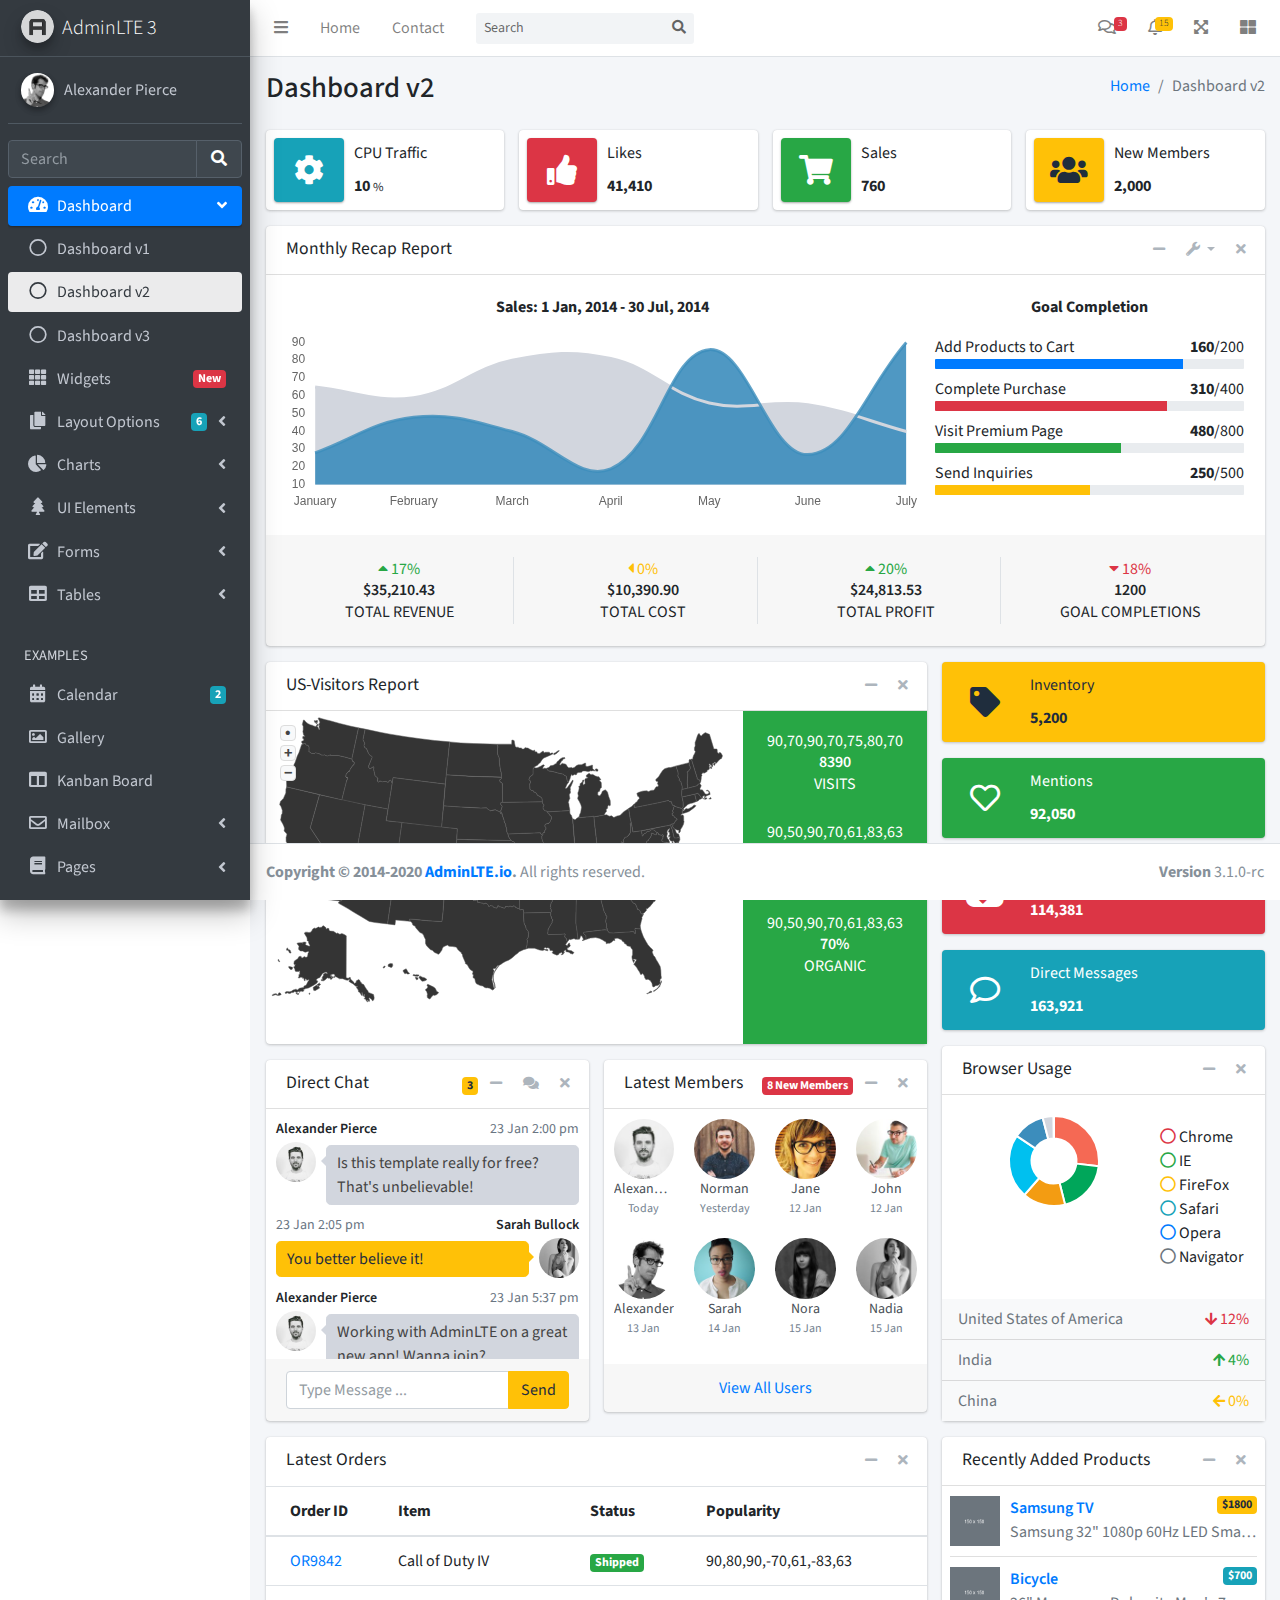
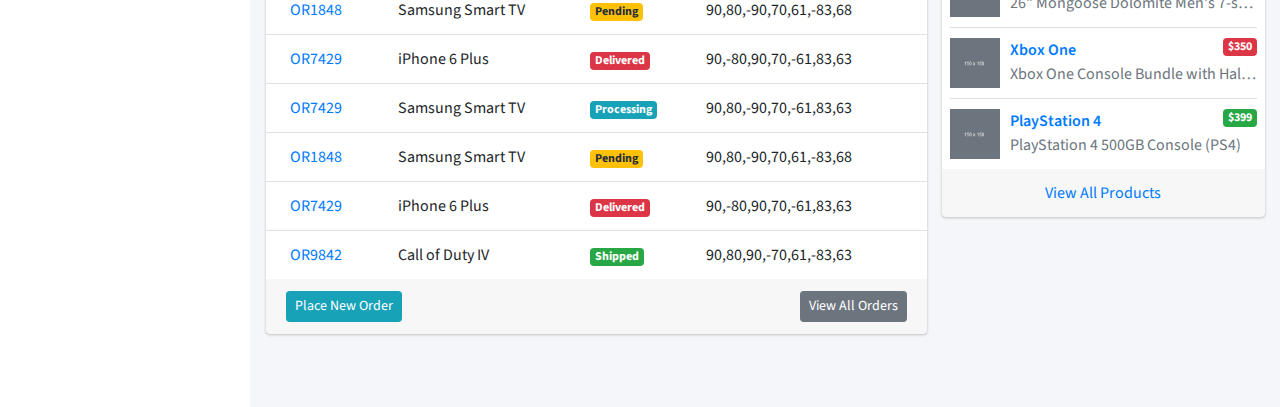
<file: php-version/portfolio/admin/index2.html>
<!DOCTYPE html>
<html lang="en">
<head>
  <meta charset="utf-8">
  <meta name="viewport" content="width=device-width, initial-scale=1">
  <title>AdminLTE 3 | Dashboard 2</title>

  <!-- Google Font: Source Sans Pro -->
  <link rel="stylesheet" href="https://fonts.googleapis.com/css?family=Source+Sans+Pro:300,400,400i,700&display=fallback">
  <!-- Font Awesome Icons -->
  <link rel="stylesheet" href="plugins/fontawesome-free/css/all.min.css">
  <!-- overlayScrollbars -->
  <link rel="stylesheet" href="plugins/overlayScrollbars/css/OverlayScrollbars.min.css">
  <!-- Theme style -->
  <link rel="stylesheet" href="dist/css/adminlte.min.css">
</head>
<body class="hold-transition sidebar-mini layout-fixed layout-navbar-fixed layout-footer-fixed">
<div class="wrapper">
  <!-- Navbar -->
  <nav class="main-header navbar navbar-expand navbar-white navbar-light">
    <!-- Left navbar links -->
    <ul class="navbar-nav">
      <li class="nav-item">
        <a class="nav-link" data-widget="pushmenu" href="#" role="button"><i class="fas fa-bars"></i></a>
      </li>
      <li class="nav-item d-none d-sm-inline-block">
        <a href="index3.html" class="nav-link">Home</a>
      </li>
      <li class="nav-item d-none d-sm-inline-block">
        <a href="#" class="nav-link">Contact</a>
      </li>
    </ul>

    <!-- SEARCH FORM -->
    <form class="form-inline ml-3">
      <div class="input-group input-group-sm">
        <input class="form-control form-control-navbar" type="search" placeholder="Search" aria-label="Search">
        <div class="input-group-append">
          <button class="btn btn-navbar" type="submit">
            <i class="fas fa-search"></i>
          </button>
        </div>
      </div>
    </form>

    <!-- Right navbar links -->
    <ul class="navbar-nav ml-auto">
      <!-- Messages Dropdown Menu -->
      <li class="nav-item dropdown">
        <a class="nav-link" data-toggle="dropdown" href="#">
          <i class="far fa-comments"></i>
          <span class="badge badge-danger navbar-badge">3</span>
        </a>
        <div class="dropdown-menu dropdown-menu-lg dropdown-menu-right">
          <a href="#" class="dropdown-item">
            <!-- Message Start -->
            <div class="media">
              <img src="dist/img/user1-128x128.jpg" alt="User Avatar" class="img-size-50 mr-3 img-circle">
              <div class="media-body">
                <h3 class="dropdown-item-title">
                  Brad Diesel
                  <span class="float-right text-sm text-danger"><i class="fas fa-star"></i></span>
                </h3>
                <p class="text-sm">Call me whenever you can...</p>
                <p class="text-sm text-muted"><i class="far fa-clock mr-1"></i> 4 Hours Ago</p>
              </div>
            </div>
            <!-- Message End -->
          </a>
          <div class="dropdown-divider"></div>
          <a href="#" class="dropdown-item">
            <!-- Message Start -->
            <div class="media">
              <img src="dist/img/user8-128x128.jpg" alt="User Avatar" class="img-size-50 img-circle mr-3">
              <div class="media-body">
                <h3 class="dropdown-item-title">
                  John Pierce
                  <span class="float-right text-sm text-muted"><i class="fas fa-star"></i></span>
                </h3>
                <p class="text-sm">I got your message bro</p>
                <p class="text-sm text-muted"><i class="far fa-clock mr-1"></i> 4 Hours Ago</p>
              </div>
            </div>
            <!-- Message End -->
          </a>
          <div class="dropdown-divider"></div>
          <a href="#" class="dropdown-item">
            <!-- Message Start -->
            <div class="media">
              <img src="dist/img/user3-128x128.jpg" alt="User Avatar" class="img-size-50 img-circle mr-3">
              <div class="media-body">
                <h3 class="dropdown-item-title">
                  Nora Silvester
                  <span class="float-right text-sm text-warning"><i class="fas fa-star"></i></span>
                </h3>
                <p class="text-sm">The subject goes here</p>
                <p class="text-sm text-muted"><i class="far fa-clock mr-1"></i> 4 Hours Ago</p>
              </div>
            </div>
            <!-- Message End -->
          </a>
          <div class="dropdown-divider"></div>
          <a href="#" class="dropdown-item dropdown-footer">See All Messages</a>
        </div>
      </li>
      <!-- Notifications Dropdown Menu -->
      <li class="nav-item dropdown">
        <a class="nav-link" data-toggle="dropdown" href="#">
          <i class="far fa-bell"></i>
          <span class="badge badge-warning navbar-badge">15</span>
        </a>
        <div class="dropdown-menu dropdown-menu-lg dropdown-menu-right">
          <span class="dropdown-item dropdown-header">15 Notifications</span>
          <div class="dropdown-divider"></div>
          <a href="#" class="dropdown-item">
            <i class="fas fa-envelope mr-2"></i> 4 new messages
            <span class="float-right text-muted text-sm">3 mins</span>
          </a>
          <div class="dropdown-divider"></div>
          <a href="#" class="dropdown-item">
            <i class="fas fa-users mr-2"></i> 8 friend requests
            <span class="float-right text-muted text-sm">12 hours</span>
          </a>
          <div class="dropdown-divider"></div>
          <a href="#" class="dropdown-item">
            <i class="fas fa-file mr-2"></i> 3 new reports
            <span class="float-right text-muted text-sm">2 days</span>
          </a>
          <div class="dropdown-divider"></div>
          <a href="#" class="dropdown-item dropdown-footer">See All Notifications</a>
        </div>
      </li>
      <li class="nav-item">
        <a class="nav-link" data-widget="fullscreen" href="#" role="button">
          <i class="fas fa-expand-arrows-alt"></i>
        </a>
      </li>
      <li class="nav-item">
        <a class="nav-link" data-widget="control-sidebar" data-slide="true" href="#" role="button">
          <i class="fas fa-th-large"></i>
        </a>
      </li>
    </ul>
  </nav>
  <!-- /.navbar -->

  <!-- Main Sidebar Container -->
  <aside class="main-sidebar sidebar-dark-primary elevation-4">
    <!-- Brand Logo -->
    <a href="index3.html" class="brand-link">
      <img src="dist/img/AdminLTELogo.png" alt="AdminLTE Logo" class="brand-image img-circle elevation-3" style="opacity: .8">
      <span class="brand-text font-weight-light">AdminLTE 3</span>
    </a>

    <!-- Sidebar -->
    <div class="sidebar">
      <!-- Sidebar user panel (optional) -->
      <div class="user-panel mt-3 pb-3 mb-3 d-flex">
        <div class="image">
          <img src="dist/img/user2-160x160.jpg" class="img-circle elevation-2" alt="User Image">
        </div>
        <div class="info">
          <a href="#" class="d-block">Alexander Pierce</a>
        </div>
      </div>

      <!-- SidebarSearch Form -->
      <div class="form-inline">
        <div class="input-group" data-widget="sidebar-search">
          <input class="form-control form-control-sidebar" type="search" placeholder="Search" aria-label="Search">
          <div class="input-group-append">
            <button class="btn btn-sidebar">
              <i class="fas fa-search fa-fw"></i>
            </button>
          </div>
        </div>
      </div>

      <!-- Sidebar Menu -->
      <nav class="mt-2">
        <ul class="nav nav-pills nav-sidebar flex-column" data-widget="treeview" role="menu" data-accordion="false">
          <!-- Add icons to the links using the .nav-icon class
               with font-awesome or any other icon font library -->
          <li class="nav-item menu-open">
            <a href="#" class="nav-link active">
              <i class="nav-icon fas fa-tachometer-alt"></i>
              <p>
                Dashboard
                <i class="right fas fa-angle-left"></i>
              </p>
            </a>
            <ul class="nav nav-treeview">
              <li class="nav-item">
                <a href="./index.html" class="nav-link">
                  <i class="far fa-circle nav-icon"></i>
                  <p>Dashboard v1</p>
                </a>
              </li>
              <li class="nav-item">
                <a href="./index2.html" class="nav-link active">
                  <i class="far fa-circle nav-icon"></i>
                  <p>Dashboard v2</p>
                </a>
              </li>
              <li class="nav-item">
                <a href="./index3.html" class="nav-link">
                  <i class="far fa-circle nav-icon"></i>
                  <p>Dashboard v3</p>
                </a>
              </li>
            </ul>
          </li>
          <li class="nav-item">
            <a href="pages/widgets.html" class="nav-link">
              <i class="nav-icon fas fa-th"></i>
              <p>
                Widgets
                <span class="right badge badge-danger">New</span>
              </p>
            </a>
          </li>
          <li class="nav-item">
            <a href="#" class="nav-link">
              <i class="nav-icon fas fa-copy"></i>
              <p>
                Layout Options
                <i class="fas fa-angle-left right"></i>
                <span class="badge badge-info right">6</span>
              </p>
            </a>
            <ul class="nav nav-treeview">
              <li class="nav-item">
                <a href="pages/layout/top-nav.html" class="nav-link">
                  <i class="far fa-circle nav-icon"></i>
                  <p>Top Navigation</p>
                </a>
              </li>
              <li class="nav-item">
                <a href="pages/layout/top-nav-sidebar.html" class="nav-link">
                  <i class="far fa-circle nav-icon"></i>
                  <p>Top Navigation + Sidebar</p>
                </a>
              </li>
              <li class="nav-item">
                <a href="pages/layout/boxed.html" class="nav-link">
                  <i class="far fa-circle nav-icon"></i>
                  <p>Boxed</p>
                </a>
              </li>
              <li class="nav-item">
                <a href="pages/layout/fixed-sidebar.html" class="nav-link">
                  <i class="far fa-circle nav-icon"></i>
                  <p>Fixed Sidebar</p>
                </a>
              </li>
              <li class="nav-item">
                <a href="pages/layout/fixed-sidebar-custom.html" class="nav-link">
                  <i class="far fa-circle nav-icon"></i>
                  <p>Fixed Sidebar <small>+ Custom Area</small></p>
                </a>
              </li>
              <li class="nav-item">
                <a href="pages/layout/fixed-topnav.html" class="nav-link">
                  <i class="far fa-circle nav-icon"></i>
                  <p>Fixed Navbar</p>
                </a>
              </li>
              <li class="nav-item">
                <a href="pages/layout/fixed-footer.html" class="nav-link">
                  <i class="far fa-circle nav-icon"></i>
                  <p>Fixed Footer</p>
                </a>
              </li>
              <li class="nav-item">
                <a href="pages/layout/collapsed-sidebar.html" class="nav-link">
                  <i class="far fa-circle nav-icon"></i>
                  <p>Collapsed Sidebar</p>
                </a>
              </li>
            </ul>
          </li>
          <li class="nav-item">
            <a href="#" class="nav-link">
              <i class="nav-icon fas fa-chart-pie"></i>
              <p>
                Charts
                <i class="right fas fa-angle-left"></i>
              </p>
            </a>
            <ul class="nav nav-treeview">
              <li class="nav-item">
                <a href="pages/charts/chartjs.html" class="nav-link">
                  <i class="far fa-circle nav-icon"></i>
                  <p>ChartJS</p>
                </a>
              </li>
              <li class="nav-item">
                <a href="pages/charts/flot.html" class="nav-link">
                  <i class="far fa-circle nav-icon"></i>
                  <p>Flot</p>
                </a>
              </li>
              <li class="nav-item">
                <a href="pages/charts/inline.html" class="nav-link">
                  <i class="far fa-circle nav-icon"></i>
                  <p>Inline</p>
                </a>
              </li>
              <li class="nav-item">
                <a href="pages/charts/uplot.html" class="nav-link">
                  <i class="far fa-circle nav-icon"></i>
                  <p>uPlot</p>
                </a>
              </li>
            </ul>
          </li>
          <li class="nav-item">
            <a href="#" class="nav-link">
              <i class="nav-icon fas fa-tree"></i>
              <p>
                UI Elements
                <i class="fas fa-angle-left right"></i>
              </p>
            </a>
            <ul class="nav nav-treeview">
              <li class="nav-item">
                <a href="pages/UI/general.html" class="nav-link">
                  <i class="far fa-circle nav-icon"></i>
                  <p>General</p>
                </a>
              </li>
              <li class="nav-item">
                <a href="pages/UI/icons.html" class="nav-link">
                  <i class="far fa-circle nav-icon"></i>
                  <p>Icons</p>
                </a>
              </li>
              <li class="nav-item">
                <a href="pages/UI/buttons.html" class="nav-link">
                  <i class="far fa-circle nav-icon"></i>
                  <p>Buttons</p>
                </a>
              </li>
              <li class="nav-item">
                <a href="pages/UI/sliders.html" class="nav-link">
                  <i class="far fa-circle nav-icon"></i>
                  <p>Sliders</p>
                </a>
              </li>
              <li class="nav-item">
                <a href="pages/UI/modals.html" class="nav-link">
                  <i class="far fa-circle nav-icon"></i>
                  <p>Modals & Alerts</p>
                </a>
              </li>
              <li class="nav-item">
                <a href="pages/UI/navbar.html" class="nav-link">
                  <i class="far fa-circle nav-icon"></i>
                  <p>Navbar & Tabs</p>
                </a>
              </li>
              <li class="nav-item">
                <a href="pages/UI/timeline.html" class="nav-link">
                  <i class="far fa-circle nav-icon"></i>
                  <p>Timeline</p>
                </a>
              </li>
              <li class="nav-item">
                <a href="pages/UI/ribbons.html" class="nav-link">
                  <i class="far fa-circle nav-icon"></i>
                  <p>Ribbons</p>
                </a>
              </li>
            </ul>
          </li>
          <li class="nav-item">
            <a href="#" class="nav-link">
              <i class="nav-icon fas fa-edit"></i>
              <p>
                Forms
                <i class="fas fa-angle-left right"></i>
              </p>
            </a>
            <ul class="nav nav-treeview">
              <li class="nav-item">
                <a href="pages/forms/general.html" class="nav-link">
                  <i class="far fa-circle nav-icon"></i>
                  <p>General Elements</p>
                </a>
              </li>
              <li class="nav-item">
                <a href="pages/forms/advanced.html" class="nav-link">
                  <i class="far fa-circle nav-icon"></i>
                  <p>Advanced Elements</p>
                </a>
              </li>
              <li class="nav-item">
                <a href="pages/forms/editors.html" class="nav-link">
                  <i class="far fa-circle nav-icon"></i>
                  <p>Editors</p>
                </a>
              </li>
              <li class="nav-item">
                <a href="pages/forms/validation.html" class="nav-link">
                  <i class="far fa-circle nav-icon"></i>
                  <p>Validation</p>
                </a>
              </li>
            </ul>
          </li>
          <li class="nav-item">
            <a href="#" class="nav-link">
              <i class="nav-icon fas fa-table"></i>
              <p>
                Tables
                <i class="fas fa-angle-left right"></i>
              </p>
            </a>
            <ul class="nav nav-treeview">
              <li class="nav-item">
                <a href="pages/tables/simple.html" class="nav-link">
                  <i class="far fa-circle nav-icon"></i>
                  <p>Simple Tables</p>
                </a>
              </li>
              <li class="nav-item">
                <a href="pages/tables/data.html" class="nav-link">
                  <i class="far fa-circle nav-icon"></i>
                  <p>DataTables</p>
                </a>
              </li>
              <li class="nav-item">
                <a href="pages/tables/jsgrid.html" class="nav-link">
                  <i class="far fa-circle nav-icon"></i>
                  <p>jsGrid</p>
                </a>
              </li>
            </ul>
          </li>
          <li class="nav-header">EXAMPLES</li>
          <li class="nav-item">
            <a href="pages/calendar.html" class="nav-link">
              <i class="nav-icon fas fa-calendar-alt"></i>
              <p>
                Calendar
                <span class="badge badge-info right">2</span>
              </p>
            </a>
          </li>
          <li class="nav-item">
            <a href="pages/gallery.html" class="nav-link">
              <i class="nav-icon far fa-image"></i>
              <p>
                Gallery
              </p>
            </a>
          </li>
          <li class="nav-item">
            <a href="pages/kanban.html" class="nav-link">
              <i class="nav-icon fas fa-columns"></i>
              <p>
                Kanban Board
              </p>
            </a>
          </li>
          <li class="nav-item">
            <a href="#" class="nav-link">
              <i class="nav-icon far fa-envelope"></i>
              <p>
                Mailbox
                <i class="fas fa-angle-left right"></i>
              </p>
            </a>
            <ul class="nav nav-treeview">
              <li class="nav-item">
                <a href="pages/mailbox/mailbox.html" class="nav-link">
                  <i class="far fa-circle nav-icon"></i>
                  <p>Inbox</p>
                </a>
              </li>
              <li class="nav-item">
                <a href="pages/mailbox/compose.html" class="nav-link">
                  <i class="far fa-circle nav-icon"></i>
                  <p>Compose</p>
                </a>
              </li>
              <li class="nav-item">
                <a href="pages/mailbox/read-mail.html" class="nav-link">
                  <i class="far fa-circle nav-icon"></i>
                  <p>Read</p>
                </a>
              </li>
            </ul>
          </li>
          <li class="nav-item">
            <a href="#" class="nav-link">
              <i class="nav-icon fas fa-book"></i>
              <p>
                Pages
                <i class="fas fa-angle-left right"></i>
              </p>
            </a>
            <ul class="nav nav-treeview">
              <li class="nav-item">
                <a href="pages/examples/invoice.html" class="nav-link">
                  <i class="far fa-circle nav-icon"></i>
                  <p>Invoice</p>
                </a>
              </li>
              <li class="nav-item">
                <a href="pages/examples/profile.html" class="nav-link">
                  <i class="far fa-circle nav-icon"></i>
                  <p>Profile</p>
                </a>
              </li>
              <li class="nav-item">
                <a href="pages/examples/e-commerce.html" class="nav-link">
                  <i class="far fa-circle nav-icon"></i>
                  <p>E-commerce</p>
                </a>
              </li>
              <li class="nav-item">
                <a href="pages/examples/projects.html" class="nav-link">
                  <i class="far fa-circle nav-icon"></i>
                  <p>Projects</p>
                </a>
              </li>
              <li class="nav-item">
                <a href="pages/examples/project-add.html" class="nav-link">
                  <i class="far fa-circle nav-icon"></i>
                  <p>Project Add</p>
                </a>
              </li>
              <li class="nav-item">
                <a href="pages/examples/project-edit.html" class="nav-link">
                  <i class="far fa-circle nav-icon"></i>
                  <p>Project Edit</p>
                </a>
              </li>
              <li class="nav-item">
                <a href="pages/examples/project-detail.html" class="nav-link">
                  <i class="far fa-circle nav-icon"></i>
                  <p>Project Detail</p>
                </a>
              </li>
              <li class="nav-item">
                <a href="pages/examples/contacts.html" class="nav-link">
                  <i class="far fa-circle nav-icon"></i>
                  <p>Contacts</p>
                </a>
              </li>
              <li class="nav-item">
                <a href="pages/examples/faq.html" class="nav-link">
                  <i class="far fa-circle nav-icon"></i>
                  <p>FAQ</p>
                </a>
              </li>
              <li class="nav-item">
                <a href="pages/examples/contact-us.html" class="nav-link">
                  <i class="far fa-circle nav-icon"></i>
                  <p>Contact us</p>
                </a>
              </li>
            </ul>
          </li>
          <li class="nav-item">
            <a href="#" class="nav-link">
              <i class="nav-icon far fa-plus-square"></i>
              <p>
                Extras
                <i class="fas fa-angle-left right"></i>
              </p>
            </a>
            <ul class="nav nav-treeview">
              <li class="nav-item">
                <a href="#" class="nav-link">
                  <i class="far fa-circle nav-icon"></i>
                  <p>
                    Login & Register v1
                    <i class="fas fa-angle-left right"></i>
                  </p>
                </a>
                <ul class="nav nav-treeview">
                  <li class="nav-item">
                    <a href="pages/examples/login.html" class="nav-link">
                      <i class="far fa-circle nav-icon"></i>
                      <p>Login v1</p>
                    </a>
                  </li>
                  <li class="nav-item">
                    <a href="pages/examples/register.html" class="nav-link">
                      <i class="far fa-circle nav-icon"></i>
                      <p>Register v1</p>
                    </a>
                  </li>
                  <li class="nav-item">
                    <a href="pages/examples/forgot-password.html" class="nav-link">
                      <i class="far fa-circle nav-icon"></i>
                      <p>Forgot Password v1</p>
                    </a>
                  </li>
                  <li class="nav-item">
                    <a href="pages/examples/recover-password.html" class="nav-link">
                      <i class="far fa-circle nav-icon"></i>
                      <p>Recover Password v1</p>
                    </a>
                  </li>
                </ul>
              </li>
              <li class="nav-item">
                <a href="#" class="nav-link">
                  <i class="far fa-circle nav-icon"></i>
                  <p>
                    Login & Register v2
                    <i class="fas fa-angle-left right"></i>
                  </p>
                </a>
                <ul class="nav nav-treeview">
                  <li class="nav-item">
                    <a href="pages/examples/login-v2.html" class="nav-link">
                      <i class="far fa-circle nav-icon"></i>
                      <p>Login v2</p>
                    </a>
                  </li>
                  <li class="nav-item">
                    <a href="pages/examples/register-v2.html" class="nav-link">
                      <i class="far fa-circle nav-icon"></i>
                      <p>Register v2</p>
                    </a>
                  </li>
                  <li class="nav-item">
                    <a href="pages/examples/forgot-password-v2.html" class="nav-link">
                      <i class="far fa-circle nav-icon"></i>
                      <p>Forgot Password v2</p>
                    </a>
                  </li>
                  <li class="nav-item">
                    <a href="pages/examples/recover-password-v2.html" class="nav-link">
                      <i class="far fa-circle nav-icon"></i>
                      <p>Recover Password v2</p>
                    </a>
                  </li>
                </ul>
              </li>
              <li class="nav-item">
                <a href="pages/examples/lockscreen.html" class="nav-link">
                  <i class="far fa-circle nav-icon"></i>
                  <p>Lockscreen</p>
                </a>
              </li>
              <li class="nav-item">
                <a href="pages/examples/legacy-user-menu.html" class="nav-link">
                  <i class="far fa-circle nav-icon"></i>
                  <p>Legacy User Menu</p>
                </a>
              </li>
              <li class="nav-item">
                <a href="pages/examples/language-menu.html" class="nav-link">
                  <i class="far fa-circle nav-icon"></i>
                  <p>Language Menu</p>
                </a>
              </li>
              <li class="nav-item">
                <a href="pages/examples/404.html" class="nav-link">
                  <i class="far fa-circle nav-icon"></i>
                  <p>Error 404</p>
                </a>
              </li>
              <li class="nav-item">
                <a href="pages/examples/500.html" class="nav-link">
                  <i class="far fa-circle nav-icon"></i>
                  <p>Error 500</p>
                </a>
              </li>
              <li class="nav-item">
                <a href="pages/examples/pace.html" class="nav-link">
                  <i class="far fa-circle nav-icon"></i>
                  <p>Pace</p>
                </a>
              </li>
              <li class="nav-item">
                <a href="pages/examples/blank.html" class="nav-link">
                  <i class="far fa-circle nav-icon"></i>
                  <p>Blank Page</p>
                </a>
              </li>
              <li class="nav-item">
                <a href="starter.html" class="nav-link">
                  <i class="far fa-circle nav-icon"></i>
                  <p>Starter Page</p>
                </a>
              </li>
            </ul>
          </li>
          <li class="nav-item">
            <a href="#" class="nav-link">
              <i class="nav-icon fas fa-search"></i>
              <p>
                Search
                <i class="fas fa-angle-left right"></i>
              </p>
            </a>
            <ul class="nav nav-treeview">
              <li class="nav-item">
                <a href="pages/search/simple.html" class="nav-link">
                  <i class="far fa-circle nav-icon"></i>
                  <p>Simple Search</p>
                </a>
              </li>
              <li class="nav-item">
                <a href="pages/search/enhanced.html" class="nav-link">
                  <i class="far fa-circle nav-icon"></i>
                  <p>Enhanced</p>
                </a>
              </li>
            </ul>
          </li>
          <li class="nav-header">MISCELLANEOUS</li>
          <li class="nav-item">
            <a href="iframe.html" class="nav-link">
              <i class="nav-icon fas fa-ellipsis-h"></i>
              <p>Tabbed IFrame Plugin</p>
            </a>
          </li>
          <li class="nav-item">
            <a href="https://adminlte.io/docs/3.1/" class="nav-link">
              <i class="nav-icon fas fa-file"></i>
              <p>Documentation</p>
            </a>
          </li>
          <li class="nav-header">MULTI LEVEL EXAMPLE</li>
          <li class="nav-item">
            <a href="#" class="nav-link">
              <i class="fas fa-circle nav-icon"></i>
              <p>Level 1</p>
            </a>
          </li>
          <li class="nav-item">
            <a href="#" class="nav-link">
              <i class="nav-icon fas fa-circle"></i>
              <p>
                Level 1
                <i class="right fas fa-angle-left"></i>
              </p>
            </a>
            <ul class="nav nav-treeview">
              <li class="nav-item">
                <a href="#" class="nav-link">
                  <i class="far fa-circle nav-icon"></i>
                  <p>Level 2</p>
                </a>
              </li>
              <li class="nav-item">
                <a href="#" class="nav-link">
                  <i class="far fa-circle nav-icon"></i>
                  <p>
                    Level 2
                    <i class="right fas fa-angle-left"></i>
                  </p>
                </a>
                <ul class="nav nav-treeview">
                  <li class="nav-item">
                    <a href="#" class="nav-link">
                      <i class="far fa-dot-circle nav-icon"></i>
                      <p>Level 3</p>
                    </a>
                  </li>
                  <li class="nav-item">
                    <a href="#" class="nav-link">
                      <i class="far fa-dot-circle nav-icon"></i>
                      <p>Level 3</p>
                    </a>
                  </li>
                  <li class="nav-item">
                    <a href="#" class="nav-link">
                      <i class="far fa-dot-circle nav-icon"></i>
                      <p>Level 3</p>
                    </a>
                  </li>
                </ul>
              </li>
              <li class="nav-item">
                <a href="#" class="nav-link">
                  <i class="far fa-circle nav-icon"></i>
                  <p>Level 2</p>
                </a>
              </li>
            </ul>
          </li>
          <li class="nav-item">
            <a href="#" class="nav-link">
              <i class="fas fa-circle nav-icon"></i>
              <p>Level 1</p>
            </a>
          </li>
          <li class="nav-header">LABELS</li>
          <li class="nav-item">
            <a href="#" class="nav-link">
              <i class="nav-icon far fa-circle text-danger"></i>
              <p class="text">Important</p>
            </a>
          </li>
          <li class="nav-item">
            <a href="#" class="nav-link">
              <i class="nav-icon far fa-circle text-warning"></i>
              <p>Warning</p>
            </a>
          </li>
          <li class="nav-item">
            <a href="#" class="nav-link">
              <i class="nav-icon far fa-circle text-info"></i>
              <p>Informational</p>
            </a>
          </li>
        </ul>
      </nav>
      <!-- /.sidebar-menu -->
    </div>
    <!-- /.sidebar -->
  </aside>

  <!-- Content Wrapper. Contains page content -->
  <div class="content-wrapper">
    <!-- Content Header (Page header) -->
    <div class="content-header">
      <div class="container-fluid">
        <div class="row mb-2">
          <div class="col-sm-6">
            <h1 class="m-0">Dashboard v2</h1>
          </div><!-- /.col -->
          <div class="col-sm-6">
            <ol class="breadcrumb float-sm-right">
              <li class="breadcrumb-item"><a href="#">Home</a></li>
              <li class="breadcrumb-item active">Dashboard v2</li>
            </ol>
          </div><!-- /.col -->
        </div><!-- /.row -->
      </div><!-- /.container-fluid -->
    </div>
    <!-- /.content-header -->

    <!-- Main content -->
    <section class="content">
      <div class="container-fluid">
        <!-- Info boxes -->
        <div class="row">
          <div class="col-12 col-sm-6 col-md-3">
            <div class="info-box">
              <span class="info-box-icon bg-info elevation-1"><i class="fas fa-cog"></i></span>

              <div class="info-box-content">
                <span class="info-box-text">CPU Traffic</span>
                <span class="info-box-number">
                  10
                  <small>%</small>
                </span>
              </div>
              <!-- /.info-box-content -->
            </div>
            <!-- /.info-box -->
          </div>
          <!-- /.col -->
          <div class="col-12 col-sm-6 col-md-3">
            <div class="info-box mb-3">
              <span class="info-box-icon bg-danger elevation-1"><i class="fas fa-thumbs-up"></i></span>

              <div class="info-box-content">
                <span class="info-box-text">Likes</span>
                <span class="info-box-number">41,410</span>
              </div>
              <!-- /.info-box-content -->
            </div>
            <!-- /.info-box -->
          </div>
          <!-- /.col -->

          <!-- fix for small devices only -->
          <div class="clearfix hidden-md-up"></div>

          <div class="col-12 col-sm-6 col-md-3">
            <div class="info-box mb-3">
              <span class="info-box-icon bg-success elevation-1"><i class="fas fa-shopping-cart"></i></span>

              <div class="info-box-content">
                <span class="info-box-text">Sales</span>
                <span class="info-box-number">760</span>
              </div>
              <!-- /.info-box-content -->
            </div>
            <!-- /.info-box -->
          </div>
          <!-- /.col -->
          <div class="col-12 col-sm-6 col-md-3">
            <div class="info-box mb-3">
              <span class="info-box-icon bg-warning elevation-1"><i class="fas fa-users"></i></span>

              <div class="info-box-content">
                <span class="info-box-text">New Members</span>
                <span class="info-box-number">2,000</span>
              </div>
              <!-- /.info-box-content -->
            </div>
            <!-- /.info-box -->
          </div>
          <!-- /.col -->
        </div>
        <!-- /.row -->

        <div class="row">
          <div class="col-md-12">
            <div class="card">
              <div class="card-header">
                <h5 class="card-title">Monthly Recap Report</h5>

                <div class="card-tools">
                  <button type="button" class="btn btn-tool" data-card-widget="collapse">
                    <i class="fas fa-minus"></i>
                  </button>
                  <div class="btn-group">
                    <button type="button" class="btn btn-tool dropdown-toggle" data-toggle="dropdown">
                      <i class="fas fa-wrench"></i>
                    </button>
                    <div class="dropdown-menu dropdown-menu-right" role="menu">
                      <a href="#" class="dropdown-item">Action</a>
                      <a href="#" class="dropdown-item">Another action</a>
                      <a href="#" class="dropdown-item">Something else here</a>
                      <a class="dropdown-divider"></a>
                      <a href="#" class="dropdown-item">Separated link</a>
                    </div>
                  </div>
                  <button type="button" class="btn btn-tool" data-card-widget="remove">
                    <i class="fas fa-times"></i>
                  </button>
                </div>
              </div>
              <!-- /.card-header -->
              <div class="card-body">
                <div class="row">
                  <div class="col-md-8">
                    <p class="text-center">
                      <strong>Sales: 1 Jan, 2014 - 30 Jul, 2014</strong>
                    </p>

                    <div class="chart">
                      <!-- Sales Chart Canvas -->
                      <canvas id="salesChart" height="180" style="height: 180px;"></canvas>
                    </div>
                    <!-- /.chart-responsive -->
                  </div>
                  <!-- /.col -->
                  <div class="col-md-4">
                    <p class="text-center">
                      <strong>Goal Completion</strong>
                    </p>

                    <div class="progress-group">
                      Add Products to Cart
                      <span class="float-right"><b>160</b>/200</span>
                      <div class="progress progress-sm">
                        <div class="progress-bar bg-primary" style="width: 80%"></div>
                      </div>
                    </div>
                    <!-- /.progress-group -->

                    <div class="progress-group">
                      Complete Purchase
                      <span class="float-right"><b>310</b>/400</span>
                      <div class="progress progress-sm">
                        <div class="progress-bar bg-danger" style="width: 75%"></div>
                      </div>
                    </div>

                    <!-- /.progress-group -->
                    <div class="progress-group">
                      <span class="progress-text">Visit Premium Page</span>
                      <span class="float-right"><b>480</b>/800</span>
                      <div class="progress progress-sm">
                        <div class="progress-bar bg-success" style="width: 60%"></div>
                      </div>
                    </div>

                    <!-- /.progress-group -->
                    <div class="progress-group">
                      Send Inquiries
                      <span class="float-right"><b>250</b>/500</span>
                      <div class="progress progress-sm">
                        <div class="progress-bar bg-warning" style="width: 50%"></div>
                      </div>
                    </div>
                    <!-- /.progress-group -->
                  </div>
                  <!-- /.col -->
                </div>
                <!-- /.row -->
              </div>
              <!-- ./card-body -->
              <div class="card-footer">
                <div class="row">
                  <div class="col-sm-3 col-6">
                    <div class="description-block border-right">
                      <span class="description-percentage text-success"><i class="fas fa-caret-up"></i> 17%</span>
                      <h5 class="description-header">$35,210.43</h5>
                      <span class="description-text">TOTAL REVENUE</span>
                    </div>
                    <!-- /.description-block -->
                  </div>
                  <!-- /.col -->
                  <div class="col-sm-3 col-6">
                    <div class="description-block border-right">
                      <span class="description-percentage text-warning"><i class="fas fa-caret-left"></i> 0%</span>
                      <h5 class="description-header">$10,390.90</h5>
                      <span class="description-text">TOTAL COST</span>
                    </div>
                    <!-- /.description-block -->
                  </div>
                  <!-- /.col -->
                  <div class="col-sm-3 col-6">
                    <div class="description-block border-right">
                      <span class="description-percentage text-success"><i class="fas fa-caret-up"></i> 20%</span>
                      <h5 class="description-header">$24,813.53</h5>
                      <span class="description-text">TOTAL PROFIT</span>
                    </div>
                    <!-- /.description-block -->
                  </div>
                  <!-- /.col -->
                  <div class="col-sm-3 col-6">
                    <div class="description-block">
                      <span class="description-percentage text-danger"><i class="fas fa-caret-down"></i> 18%</span>
                      <h5 class="description-header">1200</h5>
                      <span class="description-text">GOAL COMPLETIONS</span>
                    </div>
                    <!-- /.description-block -->
                  </div>
                </div>
                <!-- /.row -->
              </div>
              <!-- /.card-footer -->
            </div>
            <!-- /.card -->
          </div>
          <!-- /.col -->
        </div>
        <!-- /.row -->

        <!-- Main row -->
        <div class="row">
          <!-- Left col -->
          <div class="col-md-8">
            <!-- MAP & BOX PANE -->
            <div class="card">
              <div class="card-header">
                <h3 class="card-title">US-Visitors Report</h3>

                <div class="card-tools">
                  <button type="button" class="btn btn-tool" data-card-widget="collapse">
                    <i class="fas fa-minus"></i>
                  </button>
                  <button type="button" class="btn btn-tool" data-card-widget="remove">
                    <i class="fas fa-times"></i>
                  </button>
                </div>
              </div>
              <!-- /.card-header -->
              <div class="card-body p-0">
                <div class="d-md-flex">
                  <div class="p-1 flex-fill" style="overflow: hidden">
                    <!-- Map will be created here -->
                    <div id="world-map-markers" style="height: 325px; overflow: hidden">
                      <div class="map"></div>
                    </div>
                  </div>
                  <div class="card-pane-right bg-success pt-2 pb-2 pl-4 pr-4">
                    <div class="description-block mb-4">
                      <div class="sparkbar pad" data-color="#fff">90,70,90,70,75,80,70</div>
                      <h5 class="description-header">8390</h5>
                      <span class="description-text">Visits</span>
                    </div>
                    <!-- /.description-block -->
                    <div class="description-block mb-4">
                      <div class="sparkbar pad" data-color="#fff">90,50,90,70,61,83,63</div>
                      <h5 class="description-header">30%</h5>
                      <span class="description-text">Referrals</span>
                    </div>
                    <!-- /.description-block -->
                    <div class="description-block">
                      <div class="sparkbar pad" data-color="#fff">90,50,90,70,61,83,63</div>
                      <h5 class="description-header">70%</h5>
                      <span class="description-text">Organic</span>
                    </div>
                    <!-- /.description-block -->
                  </div><!-- /.card-pane-right -->
                </div><!-- /.d-md-flex -->
              </div>
              <!-- /.card-body -->
            </div>
            <!-- /.card -->
            <div class="row">
              <div class="col-md-6">
                <!-- DIRECT CHAT -->
                <div class="card direct-chat direct-chat-warning">
                  <div class="card-header">
                    <h3 class="card-title">Direct Chat</h3>

                    <div class="card-tools">
                      <span title="3 New Messages" class="badge badge-warning">3</span>
                      <button type="button" class="btn btn-tool" data-card-widget="collapse">
                        <i class="fas fa-minus"></i>
                      </button>
                      <button type="button" class="btn btn-tool" title="Contacts" data-widget="chat-pane-toggle">
                        <i class="fas fa-comments"></i>
                      </button>
                      <button type="button" class="btn btn-tool" data-card-widget="remove">
                        <i class="fas fa-times"></i>
                      </button>
                    </div>
                  </div>
                  <!-- /.card-header -->
                  <div class="card-body">
                    <!-- Conversations are loaded here -->
                    <div class="direct-chat-messages">
                      <!-- Message. Default to the left -->
                      <div class="direct-chat-msg">
                        <div class="direct-chat-infos clearfix">
                          <span class="direct-chat-name float-left">Alexander Pierce</span>
                          <span class="direct-chat-timestamp float-right">23 Jan 2:00 pm</span>
                        </div>
                        <!-- /.direct-chat-infos -->
                        <img class="direct-chat-img" src="dist/img/user1-128x128.jpg" alt="message user image">
                        <!-- /.direct-chat-img -->
                        <div class="direct-chat-text">
                          Is this template really for free? That's unbelievable!
                        </div>
                        <!-- /.direct-chat-text -->
                      </div>
                      <!-- /.direct-chat-msg -->

                      <!-- Message to the right -->
                      <div class="direct-chat-msg right">
                        <div class="direct-chat-infos clearfix">
                          <span class="direct-chat-name float-right">Sarah Bullock</span>
                          <span class="direct-chat-timestamp float-left">23 Jan 2:05 pm</span>
                        </div>
                        <!-- /.direct-chat-infos -->
                        <img class="direct-chat-img" src="dist/img/user3-128x128.jpg" alt="message user image">
                        <!-- /.direct-chat-img -->
                        <div class="direct-chat-text">
                          You better believe it!
                        </div>
                        <!-- /.direct-chat-text -->
                      </div>
                      <!-- /.direct-chat-msg -->

                      <!-- Message. Default to the left -->
                      <div class="direct-chat-msg">
                        <div class="direct-chat-infos clearfix">
                          <span class="direct-chat-name float-left">Alexander Pierce</span>
                          <span class="direct-chat-timestamp float-right">23 Jan 5:37 pm</span>
                        </div>
                        <!-- /.direct-chat-infos -->
                        <img class="direct-chat-img" src="dist/img/user1-128x128.jpg" alt="message user image">
                        <!-- /.direct-chat-img -->
                        <div class="direct-chat-text">
                          Working with AdminLTE on a great new app! Wanna join?
                        </div>
                        <!-- /.direct-chat-text -->
                      </div>
                      <!-- /.direct-chat-msg -->

                      <!-- Message to the right -->
                      <div class="direct-chat-msg right">
                        <div class="direct-chat-infos clearfix">
                          <span class="direct-chat-name float-right">Sarah Bullock</span>
                          <span class="direct-chat-timestamp float-left">23 Jan 6:10 pm</span>
                        </div>
                        <!-- /.direct-chat-infos -->
                        <img class="direct-chat-img" src="dist/img/user3-128x128.jpg" alt="message user image">
                        <!-- /.direct-chat-img -->
                        <div class="direct-chat-text">
                          I would love to.
                        </div>
                        <!-- /.direct-chat-text -->
                      </div>
                      <!-- /.direct-chat-msg -->

                    </div>
                    <!--/.direct-chat-messages-->

                    <!-- Contacts are loaded here -->
                    <div class="direct-chat-contacts">
                      <ul class="contacts-list">
                        <li>
                          <a href="#">
                            <img class="contacts-list-img" src="dist/img/user1-128x128.jpg" alt="User Avatar">

                            <div class="contacts-list-info">
                              <span class="contacts-list-name">
                                Count Dracula
                                <small class="contacts-list-date float-right">2/28/2015</small>
                              </span>
                              <span class="contacts-list-msg">How have you been? I was...</span>
                            </div>
                            <!-- /.contacts-list-info -->
                          </a>
                        </li>
                        <!-- End Contact Item -->
                        <li>
                          <a href="#">
                            <img class="contacts-list-img" src="dist/img/user7-128x128.jpg" alt="User Avatar">

                            <div class="contacts-list-info">
                              <span class="contacts-list-name">
                                Sarah Doe
                                <small class="contacts-list-date float-right">2/23/2015</small>
                              </span>
                              <span class="contacts-list-msg">I will be waiting for...</span>
                            </div>
                            <!-- /.contacts-list-info -->
                          </a>
                        </li>
                        <!-- End Contact Item -->
                        <li>
                          <a href="#">
                            <img class="contacts-list-img" src="dist/img/user3-128x128.jpg" alt="User Avatar">

                            <div class="contacts-list-info">
                              <span class="contacts-list-name">
                                Nadia Jolie
                                <small class="contacts-list-date float-right">2/20/2015</small>
                              </span>
                              <span class="contacts-list-msg">I'll call you back at...</span>
                            </div>
                            <!-- /.contacts-list-info -->
                          </a>
                        </li>
                        <!-- End Contact Item -->
                        <li>
                          <a href="#">
                            <img class="contacts-list-img" src="dist/img/user5-128x128.jpg" alt="User Avatar">

                            <div class="contacts-list-info">
                              <span class="contacts-list-name">
                                Nora S. Vans
                                <small class="contacts-list-date float-right">2/10/2015</small>
                              </span>
                              <span class="contacts-list-msg">Where is your new...</span>
                            </div>
                            <!-- /.contacts-list-info -->
                          </a>
                        </li>
                        <!-- End Contact Item -->
                        <li>
                          <a href="#">
                            <img class="contacts-list-img" src="dist/img/user6-128x128.jpg" alt="User Avatar">

                            <div class="contacts-list-info">
                              <span class="contacts-list-name">
                                John K.
                                <small class="contacts-list-date float-right">1/27/2015</small>
                              </span>
                              <span class="contacts-list-msg">Can I take a look at...</span>
                            </div>
                            <!-- /.contacts-list-info -->
                          </a>
                        </li>
                        <!-- End Contact Item -->
                        <li>
                          <a href="#">
                            <img class="contacts-list-img" src="dist/img/user8-128x128.jpg" alt="User Avatar">

                            <div class="contacts-list-info">
                              <span class="contacts-list-name">
                                Kenneth M.
                                <small class="contacts-list-date float-right">1/4/2015</small>
                              </span>
                              <span class="contacts-list-msg">Never mind I found...</span>
                            </div>
                            <!-- /.contacts-list-info -->
                          </a>
                        </li>
                        <!-- End Contact Item -->
                      </ul>
                      <!-- /.contacts-list -->
                    </div>
                    <!-- /.direct-chat-pane -->
                  </div>
                  <!-- /.card-body -->
                  <div class="card-footer">
                    <form action="#" method="post">
                      <div class="input-group">
                        <input type="text" name="message" placeholder="Type Message ..." class="form-control">
                        <span class="input-group-append">
                          <button type="button" class="btn btn-warning">Send</button>
                        </span>
                      </div>
                    </form>
                  </div>
                  <!-- /.card-footer-->
                </div>
                <!--/.direct-chat -->
              </div>
              <!-- /.col -->

              <div class="col-md-6">
                <!-- USERS LIST -->
                <div class="card">
                  <div class="card-header">
                    <h3 class="card-title">Latest Members</h3>

                    <div class="card-tools">
                      <span class="badge badge-danger">8 New Members</span>
                      <button type="button" class="btn btn-tool" data-card-widget="collapse">
                        <i class="fas fa-minus"></i>
                      </button>
                      <button type="button" class="btn btn-tool" data-card-widget="remove">
                        <i class="fas fa-times"></i>
                      </button>
                    </div>
                  </div>
                  <!-- /.card-header -->
                  <div class="card-body p-0">
                    <ul class="users-list clearfix">
                      <li>
                        <img src="dist/img/user1-128x128.jpg" alt="User Image">
                        <a class="users-list-name" href="#">Alexander Pierce</a>
                        <span class="users-list-date">Today</span>
                      </li>
                      <li>
                        <img src="dist/img/user8-128x128.jpg" alt="User Image">
                        <a class="users-list-name" href="#">Norman</a>
                        <span class="users-list-date">Yesterday</span>
                      </li>
                      <li>
                        <img src="dist/img/user7-128x128.jpg" alt="User Image">
                        <a class="users-list-name" href="#">Jane</a>
                        <span class="users-list-date">12 Jan</span>
                      </li>
                      <li>
                        <img src="dist/img/user6-128x128.jpg" alt="User Image">
                        <a class="users-list-name" href="#">John</a>
                        <span class="users-list-date">12 Jan</span>
                      </li>
                      <li>
                        <img src="dist/img/user2-160x160.jpg" alt="User Image">
                        <a class="users-list-name" href="#">Alexander</a>
                        <span class="users-list-date">13 Jan</span>
                      </li>
                      <li>
                        <img src="dist/img/user5-128x128.jpg" alt="User Image">
                        <a class="users-list-name" href="#">Sarah</a>
                        <span class="users-list-date">14 Jan</span>
                      </li>
                      <li>
                        <img src="dist/img/user4-128x128.jpg" alt="User Image">
                        <a class="users-list-name" href="#">Nora</a>
                        <span class="users-list-date">15 Jan</span>
                      </li>
                      <li>
                        <img src="dist/img/user3-128x128.jpg" alt="User Image">
                        <a class="users-list-name" href="#">Nadia</a>
                        <span class="users-list-date">15 Jan</span>
                      </li>
                    </ul>
                    <!-- /.users-list -->
                  </div>
                  <!-- /.card-body -->
                  <div class="card-footer text-center">
                    <a href="javascript:">View All Users</a>
                  </div>
                  <!-- /.card-footer -->
                </div>
                <!--/.card -->
              </div>
              <!-- /.col -->
            </div>
            <!-- /.row -->

            <!-- TABLE: LATEST ORDERS -->
            <div class="card">
              <div class="card-header border-transparent">
                <h3 class="card-title">Latest Orders</h3>

                <div class="card-tools">
                  <button type="button" class="btn btn-tool" data-card-widget="collapse">
                    <i class="fas fa-minus"></i>
                  </button>
                  <button type="button" class="btn btn-tool" data-card-widget="remove">
                    <i class="fas fa-times"></i>
                  </button>
                </div>
              </div>
              <!-- /.card-header -->
              <div class="card-body p-0">
                <div class="table-responsive">
                  <table class="table m-0">
                    <thead>
                    <tr>
                      <th>Order ID</th>
                      <th>Item</th>
                      <th>Status</th>
                      <th>Popularity</th>
                    </tr>
                    </thead>
                    <tbody>
                    <tr>
                      <td><a href="pages/examples/invoice.html">OR9842</a></td>
                      <td>Call of Duty IV</td>
                      <td><span class="badge badge-success">Shipped</span></td>
                      <td>
                        <div class="sparkbar" data-color="#00a65a" data-height="20">90,80,90,-70,61,-83,63</div>
                      </td>
                    </tr>
                    <tr>
                      <td><a href="pages/examples/invoice.html">OR1848</a></td>
                      <td>Samsung Smart TV</td>
                      <td><span class="badge badge-warning">Pending</span></td>
                      <td>
                        <div class="sparkbar" data-color="#f39c12" data-height="20">90,80,-90,70,61,-83,68</div>
                      </td>
                    </tr>
                    <tr>
                      <td><a href="pages/examples/invoice.html">OR7429</a></td>
                      <td>iPhone 6 Plus</td>
                      <td><span class="badge badge-danger">Delivered</span></td>
                      <td>
                        <div class="sparkbar" data-color="#f56954" data-height="20">90,-80,90,70,-61,83,63</div>
                      </td>
                    </tr>
                    <tr>
                      <td><a href="pages/examples/invoice.html">OR7429</a></td>
                      <td>Samsung Smart TV</td>
                      <td><span class="badge badge-info">Processing</span></td>
                      <td>
                        <div class="sparkbar" data-color="#00c0ef" data-height="20">90,80,-90,70,-61,83,63</div>
                      </td>
                    </tr>
                    <tr>
                      <td><a href="pages/examples/invoice.html">OR1848</a></td>
                      <td>Samsung Smart TV</td>
                      <td><span class="badge badge-warning">Pending</span></td>
                      <td>
                        <div class="sparkbar" data-color="#f39c12" data-height="20">90,80,-90,70,61,-83,68</div>
                      </td>
                    </tr>
                    <tr>
                      <td><a href="pages/examples/invoice.html">OR7429</a></td>
                      <td>iPhone 6 Plus</td>
                      <td><span class="badge badge-danger">Delivered</span></td>
                      <td>
                        <div class="sparkbar" data-color="#f56954" data-height="20">90,-80,90,70,-61,83,63</div>
                      </td>
                    </tr>
                    <tr>
                      <td><a href="pages/examples/invoice.html">OR9842</a></td>
                      <td>Call of Duty IV</td>
                      <td><span class="badge badge-success">Shipped</span></td>
                      <td>
                        <div class="sparkbar" data-color="#00a65a" data-height="20">90,80,90,-70,61,-83,63</div>
                      </td>
                    </tr>
                    </tbody>
                  </table>
                </div>
                <!-- /.table-responsive -->
              </div>
              <!-- /.card-body -->
              <div class="card-footer clearfix">
                <a href="javascript:void(0)" class="btn btn-sm btn-info float-left">Place New Order</a>
                <a href="javascript:void(0)" class="btn btn-sm btn-secondary float-right">View All Orders</a>
              </div>
              <!-- /.card-footer -->
            </div>
            <!-- /.card -->
          </div>
          <!-- /.col -->

          <div class="col-md-4">
            <!-- Info Boxes Style 2 -->
            <div class="info-box mb-3 bg-warning">
              <span class="info-box-icon"><i class="fas fa-tag"></i></span>

              <div class="info-box-content">
                <span class="info-box-text">Inventory</span>
                <span class="info-box-number">5,200</span>
              </div>
              <!-- /.info-box-content -->
            </div>
            <!-- /.info-box -->
            <div class="info-box mb-3 bg-success">
              <span class="info-box-icon"><i class="far fa-heart"></i></span>

              <div class="info-box-content">
                <span class="info-box-text">Mentions</span>
                <span class="info-box-number">92,050</span>
              </div>
              <!-- /.info-box-content -->
            </div>
            <!-- /.info-box -->
            <div class="info-box mb-3 bg-danger">
              <span class="info-box-icon"><i class="fas fa-cloud-download-alt"></i></span>

              <div class="info-box-content">
                <span class="info-box-text">Downloads</span>
                <span class="info-box-number">114,381</span>
              </div>
              <!-- /.info-box-content -->
            </div>
            <!-- /.info-box -->
            <div class="info-box mb-3 bg-info">
              <span class="info-box-icon"><i class="far fa-comment"></i></span>

              <div class="info-box-content">
                <span class="info-box-text">Direct Messages</span>
                <span class="info-box-number">163,921</span>
              </div>
              <!-- /.info-box-content -->
            </div>
            <!-- /.info-box -->

            <div class="card">
              <div class="card-header">
                <h3 class="card-title">Browser Usage</h3>

                <div class="card-tools">
                  <button type="button" class="btn btn-tool" data-card-widget="collapse">
                    <i class="fas fa-minus"></i>
                  </button>
                  <button type="button" class="btn btn-tool" data-card-widget="remove">
                    <i class="fas fa-times"></i>
                  </button>
                </div>
              </div>
              <!-- /.card-header -->
              <div class="card-body">
                <div class="row">
                  <div class="col-md-8">
                    <div class="chart-responsive">
                      <canvas id="pieChart" height="150"></canvas>
                    </div>
                    <!-- ./chart-responsive -->
                  </div>
                  <!-- /.col -->
                  <div class="col-md-4">
                    <ul class="chart-legend clearfix">
                      <li><i class="far fa-circle text-danger"></i> Chrome</li>
                      <li><i class="far fa-circle text-success"></i> IE</li>
                      <li><i class="far fa-circle text-warning"></i> FireFox</li>
                      <li><i class="far fa-circle text-info"></i> Safari</li>
                      <li><i class="far fa-circle text-primary"></i> Opera</li>
                      <li><i class="far fa-circle text-secondary"></i> Navigator</li>
                    </ul>
                  </div>
                  <!-- /.col -->
                </div>
                <!-- /.row -->
              </div>
              <!-- /.card-body -->
              <div class="card-footer bg-light p-0">
                <ul class="nav nav-pills flex-column">
                  <li class="nav-item">
                    <a href="#" class="nav-link">
                      United States of America
                      <span class="float-right text-danger">
                        <i class="fas fa-arrow-down text-sm"></i>
                        12%</span>
                    </a>
                  </li>
                  <li class="nav-item">
                    <a href="#" class="nav-link">
                      India
                      <span class="float-right text-success">
                        <i class="fas fa-arrow-up text-sm"></i> 4%
                      </span>
                    </a>
                  </li>
                  <li class="nav-item">
                    <a href="#" class="nav-link">
                      China
                      <span class="float-right text-warning">
                        <i class="fas fa-arrow-left text-sm"></i> 0%
                      </span>
                    </a>
                  </li>
                </ul>
              </div>
              <!-- /.footer -->
            </div>
            <!-- /.card -->

            <!-- PRODUCT LIST -->
            <div class="card">
              <div class="card-header">
                <h3 class="card-title">Recently Added Products</h3>

                <div class="card-tools">
                  <button type="button" class="btn btn-tool" data-card-widget="collapse">
                    <i class="fas fa-minus"></i>
                  </button>
                  <button type="button" class="btn btn-tool" data-card-widget="remove">
                    <i class="fas fa-times"></i>
                  </button>
                </div>
              </div>
              <!-- /.card-header -->
              <div class="card-body p-0">
                <ul class="products-list product-list-in-card pl-2 pr-2">
                  <li class="item">
                    <div class="product-img">
                      <img src="dist/img/default-150x150.png" alt="Product Image" class="img-size-50">
                    </div>
                    <div class="product-info">
                      <a href="javascript:void(0)" class="product-title">Samsung TV
                        <span class="badge badge-warning float-right">$1800</span></a>
                      <span class="product-description">
                        Samsung 32" 1080p 60Hz LED Smart HDTV.
                      </span>
                    </div>
                  </li>
                  <!-- /.item -->
                  <li class="item">
                    <div class="product-img">
                      <img src="dist/img/default-150x150.png" alt="Product Image" class="img-size-50">
                    </div>
                    <div class="product-info">
                      <a href="javascript:void(0)" class="product-title">Bicycle
                        <span class="badge badge-info float-right">$700</span></a>
                      <span class="product-description">
                        26" Mongoose Dolomite Men's 7-speed, Navy Blue.
                      </span>
                    </div>
                  </li>
                  <!-- /.item -->
                  <li class="item">
                    <div class="product-img">
                      <img src="dist/img/default-150x150.png" alt="Product Image" class="img-size-50">
                    </div>
                    <div class="product-info">
                      <a href="javascript:void(0)" class="product-title">
                        Xbox One <span class="badge badge-danger float-right">
                        $350
                      </span>
                      </a>
                      <span class="product-description">
                        Xbox One Console Bundle with Halo Master Chief Collection.
                      </span>
                    </div>
                  </li>
                  <!-- /.item -->
                  <li class="item">
                    <div class="product-img">
                      <img src="dist/img/default-150x150.png" alt="Product Image" class="img-size-50">
                    </div>
                    <div class="product-info">
                      <a href="javascript:void(0)" class="product-title">PlayStation 4
                        <span class="badge badge-success float-right">$399</span></a>
                      <span class="product-description">
                        PlayStation 4 500GB Console (PS4)
                      </span>
                    </div>
                  </li>
                  <!-- /.item -->
                </ul>
              </div>
              <!-- /.card-body -->
              <div class="card-footer text-center">
                <a href="javascript:void(0)" class="uppercase">View All Products</a>
              </div>
              <!-- /.card-footer -->
            </div>
            <!-- /.card -->
          </div>
          <!-- /.col -->
        </div>
        <!-- /.row -->
      </div><!--/. container-fluid -->
    </section>
    <!-- /.content -->
  </div>
  <!-- /.content-wrapper -->

  <!-- Control Sidebar -->
  <aside class="control-sidebar control-sidebar-dark">
    <!-- Control sidebar content goes here -->
  </aside>
  <!-- /.control-sidebar -->

  <!-- Main Footer -->
  <footer class="main-footer">
    <strong>Copyright &copy; 2014-2020 <a href="https://adminlte.io">AdminLTE.io</a>.</strong>
    All rights reserved.
    <div class="float-right d-none d-sm-inline-block">
      <b>Version</b> 3.1.0-rc
    </div>
  </footer>
</div>
<!-- ./wrapper -->

<!-- REQUIRED SCRIPTS -->
<!-- jQuery -->
<script src="plugins/jquery/jquery.min.js"></script>
<!-- Bootstrap -->
<script src="plugins/bootstrap/js/bootstrap.bundle.min.js"></script>
<!-- overlayScrollbars -->
<script src="plugins/overlayScrollbars/js/jquery.overlayScrollbars.min.js"></script>
<!-- AdminLTE App -->
<script src="dist/js/adminlte.js"></script>

<!-- PAGE PLUGINS -->
<!-- jQuery Mapael -->
<script src="plugins/jquery-mousewheel/jquery.mousewheel.js"></script>
<script src="plugins/raphael/raphael.min.js"></script>
<script src="plugins/jquery-mapael/jquery.mapael.min.js"></script>
<script src="plugins/jquery-mapael/maps/usa_states.min.js"></script>
<!-- ChartJS -->
<script src="plugins/chart.js/Chart.min.js"></script>

<!-- AdminLTE for demo purposes -->
<script src="dist/js/demo.js"></script>
<!-- AdminLTE dashboard demo (This is only for demo purposes) -->
<script src="dist/js/pages/dashboard2.js"></script>
</body>
</html>
</file>
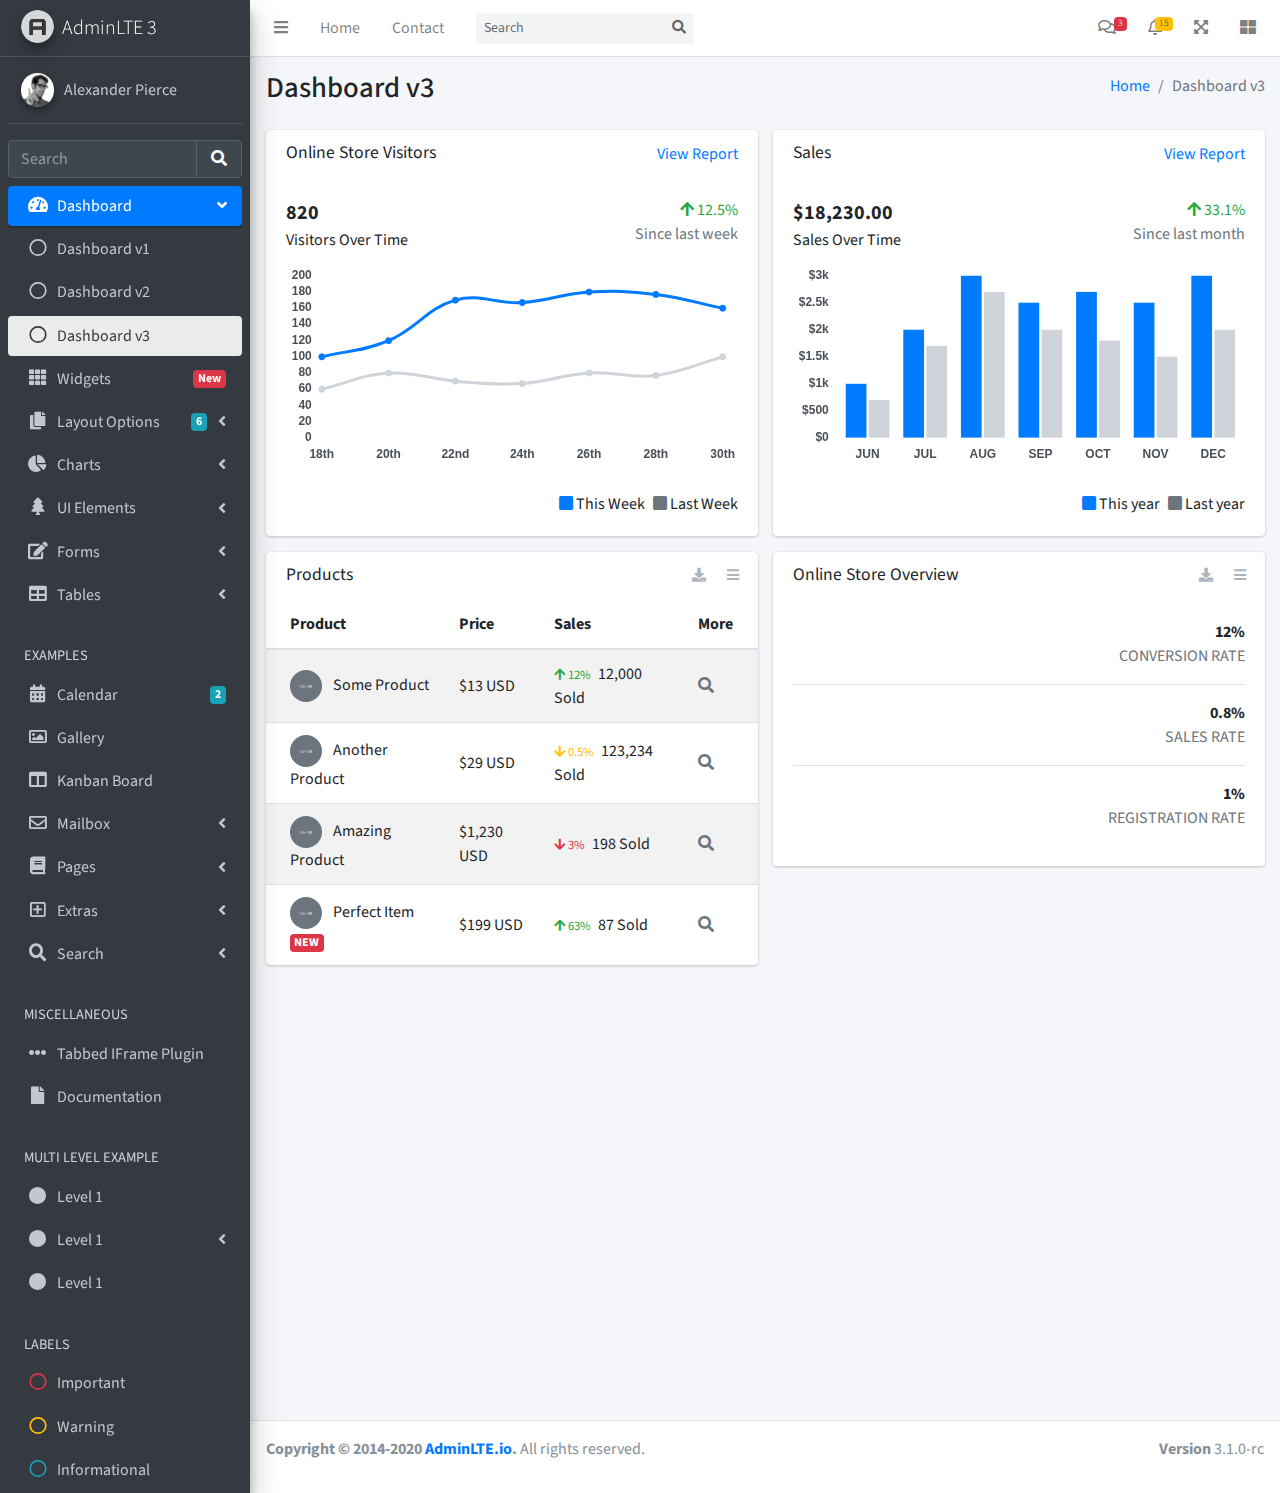
<file: php-version/portfolio/admin/index3.html>
<!DOCTYPE html>
<html lang="en">
<head>
  <meta charset="utf-8">
  <meta name="viewport" content="width=device-width, initial-scale=1">
  <title>AdminLTE 3 | Dashboard 3</title>

  <!-- Google Font: Source Sans Pro -->
  <link rel="stylesheet" href="https://fonts.googleapis.com/css?family=Source+Sans+Pro:300,400,400i,700&display=fallback">
  <!-- Font Awesome Icons -->
  <link rel="stylesheet" href="plugins/fontawesome-free/css/all.min.css">
  <!-- IonIcons -->
  <link rel="stylesheet" href="https://code.ionicframework.com/ionicons/2.0.1/css/ionicons.min.css">
  <!-- Theme style -->
  <link rel="stylesheet" href="dist/css/adminlte.min.css">
</head>
<!--
`body` tag options:

  Apply one or more of the following classes to to the body tag
  to get the desired effect

  * sidebar-collapse
  * sidebar-mini
-->
<body class="hold-transition sidebar-mini">
<div class="wrapper">
  <!-- Navbar -->
  <nav class="main-header navbar navbar-expand navbar-white navbar-light">
    <!-- Left navbar links -->
    <ul class="navbar-nav">
      <li class="nav-item">
        <a class="nav-link" data-widget="pushmenu" href="#" role="button"><i class="fas fa-bars"></i></a>
      </li>
      <li class="nav-item d-none d-sm-inline-block">
        <a href="index3.html" class="nav-link">Home</a>
      </li>
      <li class="nav-item d-none d-sm-inline-block">
        <a href="#" class="nav-link">Contact</a>
      </li>
    </ul>

    <!-- SEARCH FORM -->
    <form class="form-inline ml-3">
      <div class="input-group input-group-sm">
        <input class="form-control form-control-navbar" type="search" placeholder="Search" aria-label="Search">
        <div class="input-group-append">
          <button class="btn btn-navbar" type="submit">
            <i class="fas fa-search"></i>
          </button>
        </div>
      </div>
    </form>

    <!-- Right navbar links -->
    <ul class="navbar-nav ml-auto">
      <!-- Messages Dropdown Menu -->
      <li class="nav-item dropdown">
        <a class="nav-link" data-toggle="dropdown" href="#">
          <i class="far fa-comments"></i>
          <span class="badge badge-danger navbar-badge">3</span>
        </a>
        <div class="dropdown-menu dropdown-menu-lg dropdown-menu-right">
          <a href="#" class="dropdown-item">
            <!-- Message Start -->
            <div class="media">
              <img src="dist/img/user1-128x128.jpg" alt="User Avatar" class="img-size-50 mr-3 img-circle">
              <div class="media-body">
                <h3 class="dropdown-item-title">
                  Brad Diesel
                  <span class="float-right text-sm text-danger"><i class="fas fa-star"></i></span>
                </h3>
                <p class="text-sm">Call me whenever you can...</p>
                <p class="text-sm text-muted"><i class="far fa-clock mr-1"></i> 4 Hours Ago</p>
              </div>
            </div>
            <!-- Message End -->
          </a>
          <div class="dropdown-divider"></div>
          <a href="#" class="dropdown-item">
            <!-- Message Start -->
            <div class="media">
              <img src="dist/img/user8-128x128.jpg" alt="User Avatar" class="img-size-50 img-circle mr-3">
              <div class="media-body">
                <h3 class="dropdown-item-title">
                  John Pierce
                  <span class="float-right text-sm text-muted"><i class="fas fa-star"></i></span>
                </h3>
                <p class="text-sm">I got your message bro</p>
                <p class="text-sm text-muted"><i class="far fa-clock mr-1"></i> 4 Hours Ago</p>
              </div>
            </div>
            <!-- Message End -->
          </a>
          <div class="dropdown-divider"></div>
          <a href="#" class="dropdown-item">
            <!-- Message Start -->
            <div class="media">
              <img src="dist/img/user3-128x128.jpg" alt="User Avatar" class="img-size-50 img-circle mr-3">
              <div class="media-body">
                <h3 class="dropdown-item-title">
                  Nora Silvester
                  <span class="float-right text-sm text-warning"><i class="fas fa-star"></i></span>
                </h3>
                <p class="text-sm">The subject goes here</p>
                <p class="text-sm text-muted"><i class="far fa-clock mr-1"></i> 4 Hours Ago</p>
              </div>
            </div>
            <!-- Message End -->
          </a>
          <div class="dropdown-divider"></div>
          <a href="#" class="dropdown-item dropdown-footer">See All Messages</a>
        </div>
      </li>
      <!-- Notifications Dropdown Menu -->
      <li class="nav-item dropdown">
        <a class="nav-link" data-toggle="dropdown" href="#">
          <i class="far fa-bell"></i>
          <span class="badge badge-warning navbar-badge">15</span>
        </a>
        <div class="dropdown-menu dropdown-menu-lg dropdown-menu-right">
          <span class="dropdown-item dropdown-header">15 Notifications</span>
          <div class="dropdown-divider"></div>
          <a href="#" class="dropdown-item">
            <i class="fas fa-envelope mr-2"></i> 4 new messages
            <span class="float-right text-muted text-sm">3 mins</span>
          </a>
          <div class="dropdown-divider"></div>
          <a href="#" class="dropdown-item">
            <i class="fas fa-users mr-2"></i> 8 friend requests
            <span class="float-right text-muted text-sm">12 hours</span>
          </a>
          <div class="dropdown-divider"></div>
          <a href="#" class="dropdown-item">
            <i class="fas fa-file mr-2"></i> 3 new reports
            <span class="float-right text-muted text-sm">2 days</span>
          </a>
          <div class="dropdown-divider"></div>
          <a href="#" class="dropdown-item dropdown-footer">See All Notifications</a>
        </div>
      </li>
      <li class="nav-item">
        <a class="nav-link" data-widget="fullscreen" href="#" role="button">
          <i class="fas fa-expand-arrows-alt"></i>
        </a>
      </li>
      <li class="nav-item">
        <a class="nav-link" data-widget="control-sidebar" data-slide="true" href="#" role="button">
          <i class="fas fa-th-large"></i>
        </a>
      </li>
    </ul>
  </nav>
  <!-- /.navbar -->

  <!-- Main Sidebar Container -->
  <aside class="main-sidebar sidebar-dark-primary elevation-4">
    <!-- Brand Logo -->
    <a href="index3.html" class="brand-link">
      <img src="dist/img/AdminLTELogo.png" alt="AdminLTE Logo" class="brand-image img-circle elevation-3" style="opacity: .8">
      <span class="brand-text font-weight-light">AdminLTE 3</span>
    </a>

    <!-- Sidebar -->
    <div class="sidebar">
      <!-- Sidebar user panel (optional) -->
      <div class="user-panel mt-3 pb-3 mb-3 d-flex">
        <div class="image">
          <img src="dist/img/user2-160x160.jpg" class="img-circle elevation-2" alt="User Image">
        </div>
        <div class="info">
          <a href="#" class="d-block">Alexander Pierce</a>
        </div>
      </div>

      <!-- SidebarSearch Form -->
      <div class="form-inline">
        <div class="input-group" data-widget="sidebar-search">
          <input class="form-control form-control-sidebar" type="search" placeholder="Search" aria-label="Search">
          <div class="input-group-append">
            <button class="btn btn-sidebar">
              <i class="fas fa-search fa-fw"></i>
            </button>
          </div>
        </div>
      </div>

      <!-- Sidebar Menu -->
      <nav class="mt-2">
        <ul class="nav nav-pills nav-sidebar flex-column" data-widget="treeview" role="menu" data-accordion="false">
          <!-- Add icons to the links using the .nav-icon class
               with font-awesome or any other icon font library -->
          <li class="nav-item menu-open">
            <a href="#" class="nav-link active">
              <i class="nav-icon fas fa-tachometer-alt"></i>
              <p>
                Dashboard
                <i class="right fas fa-angle-left"></i>
              </p>
            </a>
            <ul class="nav nav-treeview">
              <li class="nav-item">
                <a href="./index.html" class="nav-link">
                  <i class="far fa-circle nav-icon"></i>
                  <p>Dashboard v1</p>
                </a>
              </li>
              <li class="nav-item">
                <a href="./index2.html" class="nav-link">
                  <i class="far fa-circle nav-icon"></i>
                  <p>Dashboard v2</p>
                </a>
              </li>
              <li class="nav-item">
                <a href="./index3.html" class="nav-link active">
                  <i class="far fa-circle nav-icon"></i>
                  <p>Dashboard v3</p>
                </a>
              </li>
            </ul>
          </li>
          <li class="nav-item">
            <a href="pages/widgets.html" class="nav-link">
              <i class="nav-icon fas fa-th"></i>
              <p>
                Widgets
                <span class="right badge badge-danger">New</span>
              </p>
            </a>
          </li>
          <li class="nav-item">
            <a href="#" class="nav-link">
              <i class="nav-icon fas fa-copy"></i>
              <p>
                Layout Options
                <i class="fas fa-angle-left right"></i>
                <span class="badge badge-info right">6</span>
              </p>
            </a>
            <ul class="nav nav-treeview">
              <li class="nav-item">
                <a href="pages/layout/top-nav.html" class="nav-link">
                  <i class="far fa-circle nav-icon"></i>
                  <p>Top Navigation</p>
                </a>
              </li>
              <li class="nav-item">
                <a href="pages/layout/top-nav-sidebar.html" class="nav-link">
                  <i class="far fa-circle nav-icon"></i>
                  <p>Top Navigation + Sidebar</p>
                </a>
              </li>
              <li class="nav-item">
                <a href="pages/layout/boxed.html" class="nav-link">
                  <i class="far fa-circle nav-icon"></i>
                  <p>Boxed</p>
                </a>
              </li>
              <li class="nav-item">
                <a href="pages/layout/fixed-sidebar.html" class="nav-link">
                  <i class="far fa-circle nav-icon"></i>
                  <p>Fixed Sidebar</p>
                </a>
              </li>
              <li class="nav-item">
                <a href="pages/layout/fixed-sidebar-custom.html" class="nav-link">
                  <i class="far fa-circle nav-icon"></i>
                  <p>Fixed Sidebar <small>+ Custom Area</small></p>
                </a>
              </li>
              <li class="nav-item">
                <a href="pages/layout/fixed-topnav.html" class="nav-link">
                  <i class="far fa-circle nav-icon"></i>
                  <p>Fixed Navbar</p>
                </a>
              </li>
              <li class="nav-item">
                <a href="pages/layout/fixed-footer.html" class="nav-link">
                  <i class="far fa-circle nav-icon"></i>
                  <p>Fixed Footer</p>
                </a>
              </li>
              <li class="nav-item">
                <a href="pages/layout/collapsed-sidebar.html" class="nav-link">
                  <i class="far fa-circle nav-icon"></i>
                  <p>Collapsed Sidebar</p>
                </a>
              </li>
            </ul>
          </li>
          <li class="nav-item">
            <a href="#" class="nav-link">
              <i class="nav-icon fas fa-chart-pie"></i>
              <p>
                Charts
                <i class="right fas fa-angle-left"></i>
              </p>
            </a>
            <ul class="nav nav-treeview">
              <li class="nav-item">
                <a href="pages/charts/chartjs.html" class="nav-link">
                  <i class="far fa-circle nav-icon"></i>
                  <p>ChartJS</p>
                </a>
              </li>
              <li class="nav-item">
                <a href="pages/charts/flot.html" class="nav-link">
                  <i class="far fa-circle nav-icon"></i>
                  <p>Flot</p>
                </a>
              </li>
              <li class="nav-item">
                <a href="pages/charts/inline.html" class="nav-link">
                  <i class="far fa-circle nav-icon"></i>
                  <p>Inline</p>
                </a>
              </li>
              <li class="nav-item">
                <a href="pages/charts/uplot.html" class="nav-link">
                  <i class="far fa-circle nav-icon"></i>
                  <p>uPlot</p>
                </a>
              </li>
            </ul>
          </li>
          <li class="nav-item">
            <a href="#" class="nav-link">
              <i class="nav-icon fas fa-tree"></i>
              <p>
                UI Elements
                <i class="fas fa-angle-left right"></i>
              </p>
            </a>
            <ul class="nav nav-treeview">
              <li class="nav-item">
                <a href="pages/UI/general.html" class="nav-link">
                  <i class="far fa-circle nav-icon"></i>
                  <p>General</p>
                </a>
              </li>
              <li class="nav-item">
                <a href="pages/UI/icons.html" class="nav-link">
                  <i class="far fa-circle nav-icon"></i>
                  <p>Icons</p>
                </a>
              </li>
              <li class="nav-item">
                <a href="pages/UI/buttons.html" class="nav-link">
                  <i class="far fa-circle nav-icon"></i>
                  <p>Buttons</p>
                </a>
              </li>
              <li class="nav-item">
                <a href="pages/UI/sliders.html" class="nav-link">
                  <i class="far fa-circle nav-icon"></i>
                  <p>Sliders</p>
                </a>
              </li>
              <li class="nav-item">
                <a href="pages/UI/modals.html" class="nav-link">
                  <i class="far fa-circle nav-icon"></i>
                  <p>Modals & Alerts</p>
                </a>
              </li>
              <li class="nav-item">
                <a href="pages/UI/navbar.html" class="nav-link">
                  <i class="far fa-circle nav-icon"></i>
                  <p>Navbar & Tabs</p>
                </a>
              </li>
              <li class="nav-item">
                <a href="pages/UI/timeline.html" class="nav-link">
                  <i class="far fa-circle nav-icon"></i>
                  <p>Timeline</p>
                </a>
              </li>
              <li class="nav-item">
                <a href="pages/UI/ribbons.html" class="nav-link">
                  <i class="far fa-circle nav-icon"></i>
                  <p>Ribbons</p>
                </a>
              </li>
            </ul>
          </li>
          <li class="nav-item">
            <a href="#" class="nav-link">
              <i class="nav-icon fas fa-edit"></i>
              <p>
                Forms
                <i class="fas fa-angle-left right"></i>
              </p>
            </a>
            <ul class="nav nav-treeview">
              <li class="nav-item">
                <a href="pages/forms/general.html" class="nav-link">
                  <i class="far fa-circle nav-icon"></i>
                  <p>General Elements</p>
                </a>
              </li>
              <li class="nav-item">
                <a href="pages/forms/advanced.html" class="nav-link">
                  <i class="far fa-circle nav-icon"></i>
                  <p>Advanced Elements</p>
                </a>
              </li>
              <li class="nav-item">
                <a href="pages/forms/editors.html" class="nav-link">
                  <i class="far fa-circle nav-icon"></i>
                  <p>Editors</p>
                </a>
              </li>
              <li class="nav-item">
                <a href="pages/forms/validation.html" class="nav-link">
                  <i class="far fa-circle nav-icon"></i>
                  <p>Validation</p>
                </a>
              </li>
            </ul>
          </li>
          <li class="nav-item">
            <a href="#" class="nav-link">
              <i class="nav-icon fas fa-table"></i>
              <p>
                Tables
                <i class="fas fa-angle-left right"></i>
              </p>
            </a>
            <ul class="nav nav-treeview">
              <li class="nav-item">
                <a href="pages/tables/simple.html" class="nav-link">
                  <i class="far fa-circle nav-icon"></i>
                  <p>Simple Tables</p>
                </a>
              </li>
              <li class="nav-item">
                <a href="pages/tables/data.html" class="nav-link">
                  <i class="far fa-circle nav-icon"></i>
                  <p>DataTables</p>
                </a>
              </li>
              <li class="nav-item">
                <a href="pages/tables/jsgrid.html" class="nav-link">
                  <i class="far fa-circle nav-icon"></i>
                  <p>jsGrid</p>
                </a>
              </li>
            </ul>
          </li>
          <li class="nav-header">EXAMPLES</li>
          <li class="nav-item">
            <a href="pages/calendar.html" class="nav-link">
              <i class="nav-icon fas fa-calendar-alt"></i>
              <p>
                Calendar
                <span class="badge badge-info right">2</span>
              </p>
            </a>
          </li>
          <li class="nav-item">
            <a href="pages/gallery.html" class="nav-link">
              <i class="nav-icon far fa-image"></i>
              <p>
                Gallery
              </p>
            </a>
          </li>
          <li class="nav-item">
            <a href="pages/kanban.html" class="nav-link">
              <i class="nav-icon fas fa-columns"></i>
              <p>
                Kanban Board
              </p>
            </a>
          </li>
          <li class="nav-item">
            <a href="#" class="nav-link">
              <i class="nav-icon far fa-envelope"></i>
              <p>
                Mailbox
                <i class="fas fa-angle-left right"></i>
              </p>
            </a>
            <ul class="nav nav-treeview">
              <li class="nav-item">
                <a href="pages/mailbox/mailbox.html" class="nav-link">
                  <i class="far fa-circle nav-icon"></i>
                  <p>Inbox</p>
                </a>
              </li>
              <li class="nav-item">
                <a href="pages/mailbox/compose.html" class="nav-link">
                  <i class="far fa-circle nav-icon"></i>
                  <p>Compose</p>
                </a>
              </li>
              <li class="nav-item">
                <a href="pages/mailbox/read-mail.html" class="nav-link">
                  <i class="far fa-circle nav-icon"></i>
                  <p>Read</p>
                </a>
              </li>
            </ul>
          </li>
          <li class="nav-item">
            <a href="#" class="nav-link">
              <i class="nav-icon fas fa-book"></i>
              <p>
                Pages
                <i class="fas fa-angle-left right"></i>
              </p>
            </a>
            <ul class="nav nav-treeview">
              <li class="nav-item">
                <a href="pages/examples/invoice.html" class="nav-link">
                  <i class="far fa-circle nav-icon"></i>
                  <p>Invoice</p>
                </a>
              </li>
              <li class="nav-item">
                <a href="pages/examples/profile.html" class="nav-link">
                  <i class="far fa-circle nav-icon"></i>
                  <p>Profile</p>
                </a>
              </li>
              <li class="nav-item">
                <a href="pages/examples/e-commerce.html" class="nav-link">
                  <i class="far fa-circle nav-icon"></i>
                  <p>E-commerce</p>
                </a>
              </li>
              <li class="nav-item">
                <a href="pages/examples/projects.html" class="nav-link">
                  <i class="far fa-circle nav-icon"></i>
                  <p>Projects</p>
                </a>
              </li>
              <li class="nav-item">
                <a href="pages/examples/project-add.html" class="nav-link">
                  <i class="far fa-circle nav-icon"></i>
                  <p>Project Add</p>
                </a>
              </li>
              <li class="nav-item">
                <a href="pages/examples/project-edit.html" class="nav-link">
                  <i class="far fa-circle nav-icon"></i>
                  <p>Project Edit</p>
                </a>
              </li>
              <li class="nav-item">
                <a href="pages/examples/project-detail.html" class="nav-link">
                  <i class="far fa-circle nav-icon"></i>
                  <p>Project Detail</p>
                </a>
              </li>
              <li class="nav-item">
                <a href="pages/examples/contacts.html" class="nav-link">
                  <i class="far fa-circle nav-icon"></i>
                  <p>Contacts</p>
                </a>
              </li>
              <li class="nav-item">
                <a href="pages/examples/faq.html" class="nav-link">
                  <i class="far fa-circle nav-icon"></i>
                  <p>FAQ</p>
                </a>
              </li>
              <li class="nav-item">
                <a href="pages/examples/contact-us.html" class="nav-link">
                  <i class="far fa-circle nav-icon"></i>
                  <p>Contact us</p>
                </a>
              </li>
            </ul>
          </li>
          <li class="nav-item">
            <a href="#" class="nav-link">
              <i class="nav-icon far fa-plus-square"></i>
              <p>
                Extras
                <i class="fas fa-angle-left right"></i>
              </p>
            </a>
            <ul class="nav nav-treeview">
              <li class="nav-item">
                <a href="#" class="nav-link">
                  <i class="far fa-circle nav-icon"></i>
                  <p>
                    Login & Register v1
                    <i class="fas fa-angle-left right"></i>
                  </p>
                </a>
                <ul class="nav nav-treeview">
                  <li class="nav-item">
                    <a href="pages/examples/login.html" class="nav-link">
                      <i class="far fa-circle nav-icon"></i>
                      <p>Login v1</p>
                    </a>
                  </li>
                  <li class="nav-item">
                    <a href="pages/examples/register.html" class="nav-link">
                      <i class="far fa-circle nav-icon"></i>
                      <p>Register v1</p>
                    </a>
                  </li>
                  <li class="nav-item">
                    <a href="pages/examples/forgot-password.html" class="nav-link">
                      <i class="far fa-circle nav-icon"></i>
                      <p>Forgot Password v1</p>
                    </a>
                  </li>
                  <li class="nav-item">
                    <a href="pages/examples/recover-password.html" class="nav-link">
                      <i class="far fa-circle nav-icon"></i>
                      <p>Recover Password v1</p>
                    </a>
                  </li>
                </ul>
              </li>
              <li class="nav-item">
                <a href="#" class="nav-link">
                  <i class="far fa-circle nav-icon"></i>
                  <p>
                    Login & Register v2
                    <i class="fas fa-angle-left right"></i>
                  </p>
                </a>
                <ul class="nav nav-treeview">
                  <li class="nav-item">
                    <a href="pages/examples/login-v2.html" class="nav-link">
                      <i class="far fa-circle nav-icon"></i>
                      <p>Login v2</p>
                    </a>
                  </li>
                  <li class="nav-item">
                    <a href="pages/examples/register-v2.html" class="nav-link">
                      <i class="far fa-circle nav-icon"></i>
                      <p>Register v2</p>
                    </a>
                  </li>
                  <li class="nav-item">
                    <a href="pages/examples/forgot-password-v2.html" class="nav-link">
                      <i class="far fa-circle nav-icon"></i>
                      <p>Forgot Password v2</p>
                    </a>
                  </li>
                  <li class="nav-item">
                    <a href="pages/examples/recover-password-v2.html" class="nav-link">
                      <i class="far fa-circle nav-icon"></i>
                      <p>Recover Password v2</p>
                    </a>
                  </li>
                </ul>
              </li>
              <li class="nav-item">
                <a href="pages/examples/lockscreen.html" class="nav-link">
                  <i class="far fa-circle nav-icon"></i>
                  <p>Lockscreen</p>
                </a>
              </li>
              <li class="nav-item">
                <a href="pages/examples/legacy-user-menu.html" class="nav-link">
                  <i class="far fa-circle nav-icon"></i>
                  <p>Legacy User Menu</p>
                </a>
              </li>
              <li class="nav-item">
                <a href="pages/examples/language-menu.html" class="nav-link">
                  <i class="far fa-circle nav-icon"></i>
                  <p>Language Menu</p>
                </a>
              </li>
              <li class="nav-item">
                <a href="pages/examples/404.html" class="nav-link">
                  <i class="far fa-circle nav-icon"></i>
                  <p>Error 404</p>
                </a>
              </li>
              <li class="nav-item">
                <a href="pages/examples/500.html" class="nav-link">
                  <i class="far fa-circle nav-icon"></i>
                  <p>Error 500</p>
                </a>
              </li>
              <li class="nav-item">
                <a href="pages/examples/pace.html" class="nav-link">
                  <i class="far fa-circle nav-icon"></i>
                  <p>Pace</p>
                </a>
              </li>
              <li class="nav-item">
                <a href="pages/examples/blank.html" class="nav-link">
                  <i class="far fa-circle nav-icon"></i>
                  <p>Blank Page</p>
                </a>
              </li>
              <li class="nav-item">
                <a href="starter.html" class="nav-link">
                  <i class="far fa-circle nav-icon"></i>
                  <p>Starter Page</p>
                </a>
              </li>
            </ul>
          </li>
          <li class="nav-item">
            <a href="#" class="nav-link">
              <i class="nav-icon fas fa-search"></i>
              <p>
                Search
                <i class="fas fa-angle-left right"></i>
              </p>
            </a>
            <ul class="nav nav-treeview">
              <li class="nav-item">
                <a href="pages/search/simple.html" class="nav-link">
                  <i class="far fa-circle nav-icon"></i>
                  <p>Simple Search</p>
                </a>
              </li>
              <li class="nav-item">
                <a href="pages/search/enhanced.html" class="nav-link">
                  <i class="far fa-circle nav-icon"></i>
                  <p>Enhanced</p>
                </a>
              </li>
            </ul>
          </li>
          <li class="nav-header">MISCELLANEOUS</li>
          <li class="nav-item">
            <a href="iframe.html" class="nav-link">
              <i class="nav-icon fas fa-ellipsis-h"></i>
              <p>Tabbed IFrame Plugin</p>
            </a>
          </li>
          <li class="nav-item">
            <a href="https://adminlte.io/docs/3.1/" class="nav-link">
              <i class="nav-icon fas fa-file"></i>
              <p>Documentation</p>
            </a>
          </li>
          <li class="nav-header">MULTI LEVEL EXAMPLE</li>
          <li class="nav-item">
            <a href="#" class="nav-link">
              <i class="fas fa-circle nav-icon"></i>
              <p>Level 1</p>
            </a>
          </li>
          <li class="nav-item">
            <a href="#" class="nav-link">
              <i class="nav-icon fas fa-circle"></i>
              <p>
                Level 1
                <i class="right fas fa-angle-left"></i>
              </p>
            </a>
            <ul class="nav nav-treeview">
              <li class="nav-item">
                <a href="#" class="nav-link">
                  <i class="far fa-circle nav-icon"></i>
                  <p>Level 2</p>
                </a>
              </li>
              <li class="nav-item">
                <a href="#" class="nav-link">
                  <i class="far fa-circle nav-icon"></i>
                  <p>
                    Level 2
                    <i class="right fas fa-angle-left"></i>
                  </p>
                </a>
                <ul class="nav nav-treeview">
                  <li class="nav-item">
                    <a href="#" class="nav-link">
                      <i class="far fa-dot-circle nav-icon"></i>
                      <p>Level 3</p>
                    </a>
                  </li>
                  <li class="nav-item">
                    <a href="#" class="nav-link">
                      <i class="far fa-dot-circle nav-icon"></i>
                      <p>Level 3</p>
                    </a>
                  </li>
                  <li class="nav-item">
                    <a href="#" class="nav-link">
                      <i class="far fa-dot-circle nav-icon"></i>
                      <p>Level 3</p>
                    </a>
                  </li>
                </ul>
              </li>
              <li class="nav-item">
                <a href="#" class="nav-link">
                  <i class="far fa-circle nav-icon"></i>
                  <p>Level 2</p>
                </a>
              </li>
            </ul>
          </li>
          <li class="nav-item">
            <a href="#" class="nav-link">
              <i class="fas fa-circle nav-icon"></i>
              <p>Level 1</p>
            </a>
          </li>
          <li class="nav-header">LABELS</li>
          <li class="nav-item">
            <a href="#" class="nav-link">
              <i class="nav-icon far fa-circle text-danger"></i>
              <p class="text">Important</p>
            </a>
          </li>
          <li class="nav-item">
            <a href="#" class="nav-link">
              <i class="nav-icon far fa-circle text-warning"></i>
              <p>Warning</p>
            </a>
          </li>
          <li class="nav-item">
            <a href="#" class="nav-link">
              <i class="nav-icon far fa-circle text-info"></i>
              <p>Informational</p>
            </a>
          </li>
        </ul>
      </nav>
      <!-- /.sidebar-menu -->
    </div>
    <!-- /.sidebar -->
  </aside>

  <!-- Content Wrapper. Contains page content -->
  <div class="content-wrapper">
    <!-- Content Header (Page header) -->
    <div class="content-header">
      <div class="container-fluid">
        <div class="row mb-2">
          <div class="col-sm-6">
            <h1 class="m-0">Dashboard v3</h1>
          </div><!-- /.col -->
          <div class="col-sm-6">
            <ol class="breadcrumb float-sm-right">
              <li class="breadcrumb-item"><a href="#">Home</a></li>
              <li class="breadcrumb-item active">Dashboard v3</li>
            </ol>
          </div><!-- /.col -->
        </div><!-- /.row -->
      </div><!-- /.container-fluid -->
    </div>
    <!-- /.content-header -->

    <!-- Main content -->
    <div class="content">
      <div class="container-fluid">
        <div class="row">
          <div class="col-lg-6">
            <div class="card">
              <div class="card-header border-0">
                <div class="d-flex justify-content-between">
                  <h3 class="card-title">Online Store Visitors</h3>
                  <a href="javascript:void(0);">View Report</a>
                </div>
              </div>
              <div class="card-body">
                <div class="d-flex">
                  <p class="d-flex flex-column">
                    <span class="text-bold text-lg">820</span>
                    <span>Visitors Over Time</span>
                  </p>
                  <p class="ml-auto d-flex flex-column text-right">
                    <span class="text-success">
                      <i class="fas fa-arrow-up"></i> 12.5%
                    </span>
                    <span class="text-muted">Since last week</span>
                  </p>
                </div>
                <!-- /.d-flex -->

                <div class="position-relative mb-4">
                  <canvas id="visitors-chart" height="200"></canvas>
                </div>

                <div class="d-flex flex-row justify-content-end">
                  <span class="mr-2">
                    <i class="fas fa-square text-primary"></i> This Week
                  </span>

                  <span>
                    <i class="fas fa-square text-gray"></i> Last Week
                  </span>
                </div>
              </div>
            </div>
            <!-- /.card -->

            <div class="card">
              <div class="card-header border-0">
                <h3 class="card-title">Products</h3>
                <div class="card-tools">
                  <a href="#" class="btn btn-tool btn-sm">
                    <i class="fas fa-download"></i>
                  </a>
                  <a href="#" class="btn btn-tool btn-sm">
                    <i class="fas fa-bars"></i>
                  </a>
                </div>
              </div>
              <div class="card-body table-responsive p-0">
                <table class="table table-striped table-valign-middle">
                  <thead>
                  <tr>
                    <th>Product</th>
                    <th>Price</th>
                    <th>Sales</th>
                    <th>More</th>
                  </tr>
                  </thead>
                  <tbody>
                  <tr>
                    <td>
                      <img src="dist/img/default-150x150.png" alt="Product 1" class="img-circle img-size-32 mr-2">
                      Some Product
                    </td>
                    <td>$13 USD</td>
                    <td>
                      <small class="text-success mr-1">
                        <i class="fas fa-arrow-up"></i>
                        12%
                      </small>
                      12,000 Sold
                    </td>
                    <td>
                      <a href="#" class="text-muted">
                        <i class="fas fa-search"></i>
                      </a>
                    </td>
                  </tr>
                  <tr>
                    <td>
                      <img src="dist/img/default-150x150.png" alt="Product 1" class="img-circle img-size-32 mr-2">
                      Another Product
                    </td>
                    <td>$29 USD</td>
                    <td>
                      <small class="text-warning mr-1">
                        <i class="fas fa-arrow-down"></i>
                        0.5%
                      </small>
                      123,234 Sold
                    </td>
                    <td>
                      <a href="#" class="text-muted">
                        <i class="fas fa-search"></i>
                      </a>
                    </td>
                  </tr>
                  <tr>
                    <td>
                      <img src="dist/img/default-150x150.png" alt="Product 1" class="img-circle img-size-32 mr-2">
                      Amazing Product
                    </td>
                    <td>$1,230 USD</td>
                    <td>
                      <small class="text-danger mr-1">
                        <i class="fas fa-arrow-down"></i>
                        3%
                      </small>
                      198 Sold
                    </td>
                    <td>
                      <a href="#" class="text-muted">
                        <i class="fas fa-search"></i>
                      </a>
                    </td>
                  </tr>
                  <tr>
                    <td>
                      <img src="dist/img/default-150x150.png" alt="Product 1" class="img-circle img-size-32 mr-2">
                      Perfect Item
                      <span class="badge bg-danger">NEW</span>
                    </td>
                    <td>$199 USD</td>
                    <td>
                      <small class="text-success mr-1">
                        <i class="fas fa-arrow-up"></i>
                        63%
                      </small>
                      87 Sold
                    </td>
                    <td>
                      <a href="#" class="text-muted">
                        <i class="fas fa-search"></i>
                      </a>
                    </td>
                  </tr>
                  </tbody>
                </table>
              </div>
            </div>
            <!-- /.card -->
          </div>
          <!-- /.col-md-6 -->
          <div class="col-lg-6">
            <div class="card">
              <div class="card-header border-0">
                <div class="d-flex justify-content-between">
                  <h3 class="card-title">Sales</h3>
                  <a href="javascript:void(0);">View Report</a>
                </div>
              </div>
              <div class="card-body">
                <div class="d-flex">
                  <p class="d-flex flex-column">
                    <span class="text-bold text-lg">$18,230.00</span>
                    <span>Sales Over Time</span>
                  </p>
                  <p class="ml-auto d-flex flex-column text-right">
                    <span class="text-success">
                      <i class="fas fa-arrow-up"></i> 33.1%
                    </span>
                    <span class="text-muted">Since last month</span>
                  </p>
                </div>
                <!-- /.d-flex -->

                <div class="position-relative mb-4">
                  <canvas id="sales-chart" height="200"></canvas>
                </div>

                <div class="d-flex flex-row justify-content-end">
                  <span class="mr-2">
                    <i class="fas fa-square text-primary"></i> This year
                  </span>

                  <span>
                    <i class="fas fa-square text-gray"></i> Last year
                  </span>
                </div>
              </div>
            </div>
            <!-- /.card -->

            <div class="card">
              <div class="card-header border-0">
                <h3 class="card-title">Online Store Overview</h3>
                <div class="card-tools">
                  <a href="#" class="btn btn-sm btn-tool">
                    <i class="fas fa-download"></i>
                  </a>
                  <a href="#" class="btn btn-sm btn-tool">
                    <i class="fas fa-bars"></i>
                  </a>
                </div>
              </div>
              <div class="card-body">
                <div class="d-flex justify-content-between align-items-center border-bottom mb-3">
                  <p class="text-success text-xl">
                    <i class="ion ion-ios-refresh-empty"></i>
                  </p>
                  <p class="d-flex flex-column text-right">
                    <span class="font-weight-bold">
                      <i class="ion ion-android-arrow-up text-success"></i> 12%
                    </span>
                    <span class="text-muted">CONVERSION RATE</span>
                  </p>
                </div>
                <!-- /.d-flex -->
                <div class="d-flex justify-content-between align-items-center border-bottom mb-3">
                  <p class="text-warning text-xl">
                    <i class="ion ion-ios-cart-outline"></i>
                  </p>
                  <p class="d-flex flex-column text-right">
                    <span class="font-weight-bold">
                      <i class="ion ion-android-arrow-up text-warning"></i> 0.8%
                    </span>
                    <span class="text-muted">SALES RATE</span>
                  </p>
                </div>
                <!-- /.d-flex -->
                <div class="d-flex justify-content-between align-items-center mb-0">
                  <p class="text-danger text-xl">
                    <i class="ion ion-ios-people-outline"></i>
                  </p>
                  <p class="d-flex flex-column text-right">
                    <span class="font-weight-bold">
                      <i class="ion ion-android-arrow-down text-danger"></i> 1%
                    </span>
                    <span class="text-muted">REGISTRATION RATE</span>
                  </p>
                </div>
                <!-- /.d-flex -->
              </div>
            </div>
          </div>
          <!-- /.col-md-6 -->
        </div>
        <!-- /.row -->
      </div>
      <!-- /.container-fluid -->
    </div>
    <!-- /.content -->
  </div>
  <!-- /.content-wrapper -->

  <!-- Control Sidebar -->
  <aside class="control-sidebar control-sidebar-dark">
    <!-- Control sidebar content goes here -->
  </aside>
  <!-- /.control-sidebar -->

  <!-- Main Footer -->
  <footer class="main-footer">
    <strong>Copyright &copy; 2014-2020 <a href="https://adminlte.io">AdminLTE.io</a>.</strong>
    All rights reserved.
    <div class="float-right d-none d-sm-inline-block">
      <b>Version</b> 3.1.0-rc
    </div>
  </footer>
</div>
<!-- ./wrapper -->

<!-- REQUIRED SCRIPTS -->

<!-- jQuery -->
<script src="plugins/jquery/jquery.min.js"></script>
<!-- Bootstrap -->
<script src="plugins/bootstrap/js/bootstrap.bundle.min.js"></script>
<!-- AdminLTE -->
<script src="dist/js/adminlte.js"></script>

<!-- OPTIONAL SCRIPTS -->
<script src="plugins/chart.js/Chart.min.js"></script>
<!-- AdminLTE for demo purposes -->
<script src="dist/js/demo.js"></script>
<!-- AdminLTE dashboard demo (This is only for demo purposes) -->
<script src="dist/js/pages/dashboard3.js"></script>
</body>
</html>
</file>
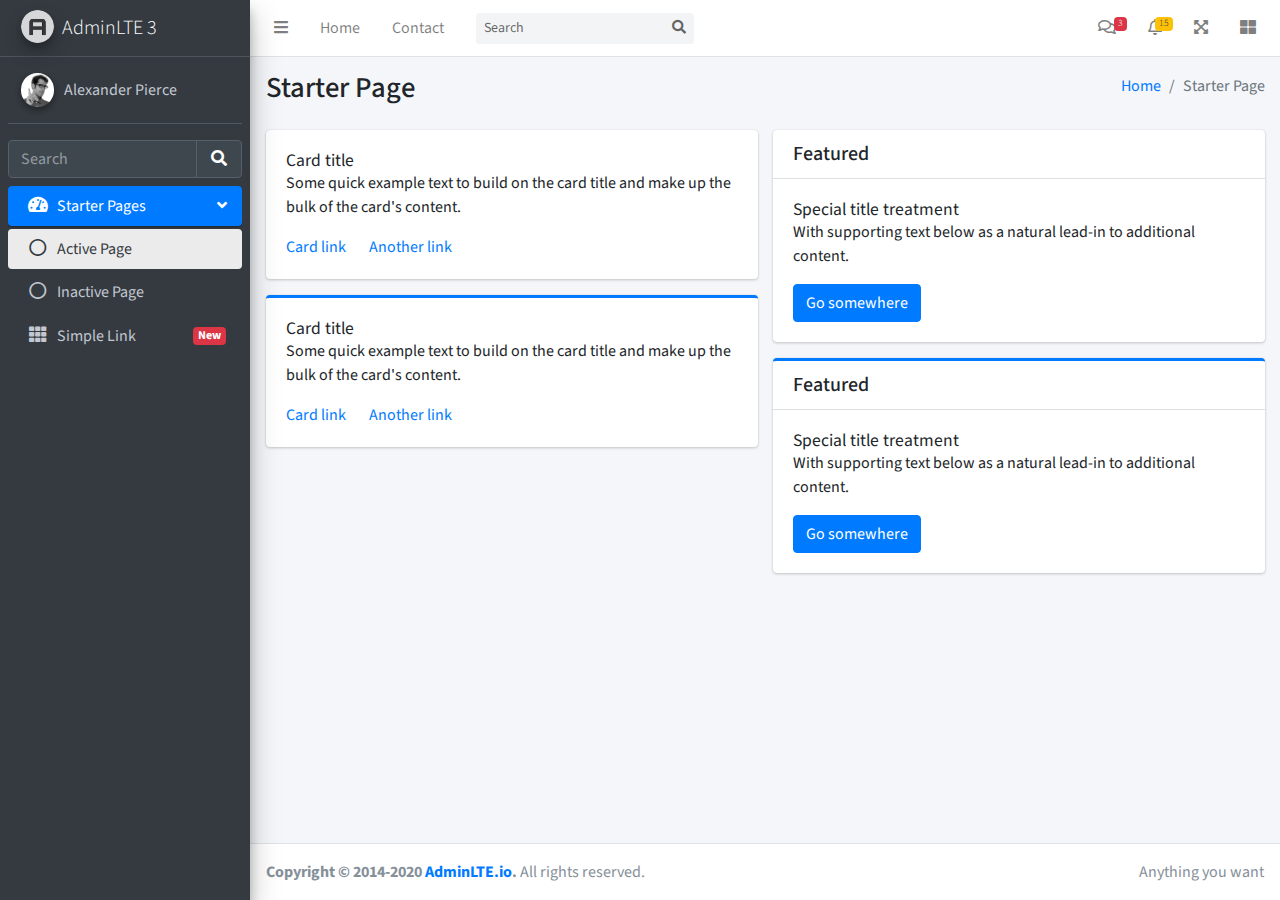
<file: php-version/portfolio/admin/starter.html>
<!DOCTYPE html>
<!--
This is a starter template page. Use this page to start your new project from
scratch. This page gets rid of all links and provides the needed markup only.
-->
<html lang="en">
<head>
  <meta charset="utf-8">
  <meta name="viewport" content="width=device-width, initial-scale=1">
  <title>AdminLTE 3 | Starter</title>

  <!-- Google Font: Source Sans Pro -->
  <link rel="stylesheet" href="https://fonts.googleapis.com/css?family=Source+Sans+Pro:300,400,400i,700&display=fallback">
  <!-- Font Awesome Icons -->
  <link rel="stylesheet" href="plugins/fontawesome-free/css/all.min.css">
  <!-- Theme style -->
  <link rel="stylesheet" href="dist/css/adminlte.min.css">
</head>
<body class="hold-transition sidebar-mini">
<div class="wrapper">

  <!-- Navbar -->
  <nav class="main-header navbar navbar-expand navbar-white navbar-light">
    <!-- Left navbar links -->
    <ul class="navbar-nav">
      <li class="nav-item">
        <a class="nav-link" data-widget="pushmenu" href="#" role="button"><i class="fas fa-bars"></i></a>
      </li>
      <li class="nav-item d-none d-sm-inline-block">
        <a href="index3.html" class="nav-link">Home</a>
      </li>
      <li class="nav-item d-none d-sm-inline-block">
        <a href="#" class="nav-link">Contact</a>
      </li>
    </ul>

    <!-- SEARCH FORM -->
    <form class="form-inline ml-3">
      <div class="input-group input-group-sm">
        <input class="form-control form-control-navbar" type="search" placeholder="Search" aria-label="Search">
        <div class="input-group-append">
          <button class="btn btn-navbar" type="submit">
            <i class="fas fa-search"></i>
          </button>
        </div>
      </div>
    </form>

    <!-- Right navbar links -->
    <ul class="navbar-nav ml-auto">
      <!-- Messages Dropdown Menu -->
      <li class="nav-item dropdown">
        <a class="nav-link" data-toggle="dropdown" href="#">
          <i class="far fa-comments"></i>
          <span class="badge badge-danger navbar-badge">3</span>
        </a>
        <div class="dropdown-menu dropdown-menu-lg dropdown-menu-right">
          <a href="#" class="dropdown-item">
            <!-- Message Start -->
            <div class="media">
              <img src="dist/img/user1-128x128.jpg" alt="User Avatar" class="img-size-50 mr-3 img-circle">
              <div class="media-body">
                <h3 class="dropdown-item-title">
                  Brad Diesel
                  <span class="float-right text-sm text-danger"><i class="fas fa-star"></i></span>
                </h3>
                <p class="text-sm">Call me whenever you can...</p>
                <p class="text-sm text-muted"><i class="far fa-clock mr-1"></i> 4 Hours Ago</p>
              </div>
            </div>
            <!-- Message End -->
          </a>
          <div class="dropdown-divider"></div>
          <a href="#" class="dropdown-item">
            <!-- Message Start -->
            <div class="media">
              <img src="dist/img/user8-128x128.jpg" alt="User Avatar" class="img-size-50 img-circle mr-3">
              <div class="media-body">
                <h3 class="dropdown-item-title">
                  John Pierce
                  <span class="float-right text-sm text-muted"><i class="fas fa-star"></i></span>
                </h3>
                <p class="text-sm">I got your message bro</p>
                <p class="text-sm text-muted"><i class="far fa-clock mr-1"></i> 4 Hours Ago</p>
              </div>
            </div>
            <!-- Message End -->
          </a>
          <div class="dropdown-divider"></div>
          <a href="#" class="dropdown-item">
            <!-- Message Start -->
            <div class="media">
              <img src="dist/img/user3-128x128.jpg" alt="User Avatar" class="img-size-50 img-circle mr-3">
              <div class="media-body">
                <h3 class="dropdown-item-title">
                  Nora Silvester
                  <span class="float-right text-sm text-warning"><i class="fas fa-star"></i></span>
                </h3>
                <p class="text-sm">The subject goes here</p>
                <p class="text-sm text-muted"><i class="far fa-clock mr-1"></i> 4 Hours Ago</p>
              </div>
            </div>
            <!-- Message End -->
          </a>
          <div class="dropdown-divider"></div>
          <a href="#" class="dropdown-item dropdown-footer">See All Messages</a>
        </div>
      </li>
      <!-- Notifications Dropdown Menu -->
      <li class="nav-item dropdown">
        <a class="nav-link" data-toggle="dropdown" href="#">
          <i class="far fa-bell"></i>
          <span class="badge badge-warning navbar-badge">15</span>
        </a>
        <div class="dropdown-menu dropdown-menu-lg dropdown-menu-right">
          <span class="dropdown-header">15 Notifications</span>
          <div class="dropdown-divider"></div>
          <a href="#" class="dropdown-item">
            <i class="fas fa-envelope mr-2"></i> 4 new messages
            <span class="float-right text-muted text-sm">3 mins</span>
          </a>
          <div class="dropdown-divider"></div>
          <a href="#" class="dropdown-item">
            <i class="fas fa-users mr-2"></i> 8 friend requests
            <span class="float-right text-muted text-sm">12 hours</span>
          </a>
          <div class="dropdown-divider"></div>
          <a href="#" class="dropdown-item">
            <i class="fas fa-file mr-2"></i> 3 new reports
            <span class="float-right text-muted text-sm">2 days</span>
          </a>
          <div class="dropdown-divider"></div>
          <a href="#" class="dropdown-item dropdown-footer">See All Notifications</a>
        </div>
      </li>
      <li class="nav-item">
        <a class="nav-link" data-widget="fullscreen" href="#" role="button">
          <i class="fas fa-expand-arrows-alt"></i>
        </a>
      </li>
      <li class="nav-item">
        <a class="nav-link" data-widget="control-sidebar" data-slide="true" href="#" role="button">
          <i class="fas fa-th-large"></i>
        </a>
      </li>
    </ul>
  </nav>
  <!-- /.navbar -->

  <!-- Main Sidebar Container -->
  <aside class="main-sidebar sidebar-dark-primary elevation-4">
    <!-- Brand Logo -->
    <a href="index3.html" class="brand-link">
      <img src="dist/img/AdminLTELogo.png" alt="AdminLTE Logo" class="brand-image img-circle elevation-3" style="opacity: .8">
      <span class="brand-text font-weight-light">AdminLTE 3</span>
    </a>

    <!-- Sidebar -->
    <div class="sidebar">
      <!-- Sidebar user panel (optional) -->
      <div class="user-panel mt-3 pb-3 mb-3 d-flex">
        <div class="image">
          <img src="dist/img/user2-160x160.jpg" class="img-circle elevation-2" alt="User Image">
        </div>
        <div class="info">
          <a href="#" class="d-block">Alexander Pierce</a>
        </div>
      </div>

      <!-- SidebarSearch Form -->
      <div class="form-inline">
        <div class="input-group" data-widget="sidebar-search">
          <input class="form-control form-control-sidebar" type="search" placeholder="Search" aria-label="Search">
          <div class="input-group-append">
            <button class="btn btn-sidebar">
              <i class="fas fa-search fa-fw"></i>
            </button>
          </div>
        </div>
      </div>

      <!-- Sidebar Menu -->
      <nav class="mt-2">
        <ul class="nav nav-pills nav-sidebar flex-column" data-widget="treeview" role="menu" data-accordion="false">
          <!-- Add icons to the links using the .nav-icon class
               with font-awesome or any other icon font library -->
          <li class="nav-item menu-open">
            <a href="#" class="nav-link active">
              <i class="nav-icon fas fa-tachometer-alt"></i>
              <p>
                Starter Pages
                <i class="right fas fa-angle-left"></i>
              </p>
            </a>
            <ul class="nav nav-treeview">
              <li class="nav-item">
                <a href="#" class="nav-link active">
                  <i class="far fa-circle nav-icon"></i>
                  <p>Active Page</p>
                </a>
              </li>
              <li class="nav-item">
                <a href="#" class="nav-link">
                  <i class="far fa-circle nav-icon"></i>
                  <p>Inactive Page</p>
                </a>
              </li>
            </ul>
          </li>
          <li class="nav-item">
            <a href="#" class="nav-link">
              <i class="nav-icon fas fa-th"></i>
              <p>
                Simple Link
                <span class="right badge badge-danger">New</span>
              </p>
            </a>
          </li>
        </ul>
      </nav>
      <!-- /.sidebar-menu -->
    </div>
    <!-- /.sidebar -->
  </aside>

  <!-- Content Wrapper. Contains page content -->
  <div class="content-wrapper">
    <!-- Content Header (Page header) -->
    <div class="content-header">
      <div class="container-fluid">
        <div class="row mb-2">
          <div class="col-sm-6">
            <h1 class="m-0">Starter Page</h1>
          </div><!-- /.col -->
          <div class="col-sm-6">
            <ol class="breadcrumb float-sm-right">
              <li class="breadcrumb-item"><a href="#">Home</a></li>
              <li class="breadcrumb-item active">Starter Page</li>
            </ol>
          </div><!-- /.col -->
        </div><!-- /.row -->
      </div><!-- /.container-fluid -->
    </div>
    <!-- /.content-header -->

    <!-- Main content -->
    <div class="content">
      <div class="container-fluid">
        <div class="row">
          <div class="col-lg-6">
            <div class="card">
              <div class="card-body">
                <h5 class="card-title">Card title</h5>

                <p class="card-text">
                  Some quick example text to build on the card title and make up the bulk of the card's
                  content.
                </p>

                <a href="#" class="card-link">Card link</a>
                <a href="#" class="card-link">Another link</a>
              </div>
            </div>

            <div class="card card-primary card-outline">
              <div class="card-body">
                <h5 class="card-title">Card title</h5>

                <p class="card-text">
                  Some quick example text to build on the card title and make up the bulk of the card's
                  content.
                </p>
                <a href="#" class="card-link">Card link</a>
                <a href="#" class="card-link">Another link</a>
              </div>
            </div><!-- /.card -->
          </div>
          <!-- /.col-md-6 -->
          <div class="col-lg-6">
            <div class="card">
              <div class="card-header">
                <h5 class="m-0">Featured</h5>
              </div>
              <div class="card-body">
                <h6 class="card-title">Special title treatment</h6>

                <p class="card-text">With supporting text below as a natural lead-in to additional content.</p>
                <a href="#" class="btn btn-primary">Go somewhere</a>
              </div>
            </div>

            <div class="card card-primary card-outline">
              <div class="card-header">
                <h5 class="m-0">Featured</h5>
              </div>
              <div class="card-body">
                <h6 class="card-title">Special title treatment</h6>

                <p class="card-text">With supporting text below as a natural lead-in to additional content.</p>
                <a href="#" class="btn btn-primary">Go somewhere</a>
              </div>
            </div>
          </div>
          <!-- /.col-md-6 -->
        </div>
        <!-- /.row -->
      </div><!-- /.container-fluid -->
    </div>
    <!-- /.content -->
  </div>
  <!-- /.content-wrapper -->

  <!-- Control Sidebar -->
  <aside class="control-sidebar control-sidebar-dark">
    <!-- Control sidebar content goes here -->
    <div class="p-3">
      <h5>Title</h5>
      <p>Sidebar content</p>
    </div>
  </aside>
  <!-- /.control-sidebar -->

  <!-- Main Footer -->
  <footer class="main-footer">
    <!-- To the right -->
    <div class="float-right d-none d-sm-inline">
      Anything you want
    </div>
    <!-- Default to the left -->
    <strong>Copyright &copy; 2014-2020 <a href="https://adminlte.io">AdminLTE.io</a>.</strong> All rights reserved.
  </footer>
</div>
<!-- ./wrapper -->

<!-- REQUIRED SCRIPTS -->

<!-- jQuery -->
<script src="plugins/jquery/jquery.min.js"></script>
<!-- Bootstrap 4 -->
<script src="plugins/bootstrap/js/bootstrap.bundle.min.js"></script>
<!-- AdminLTE App -->
<script src="dist/js/adminlte.min.js"></script>
</body>
</html>
</file>
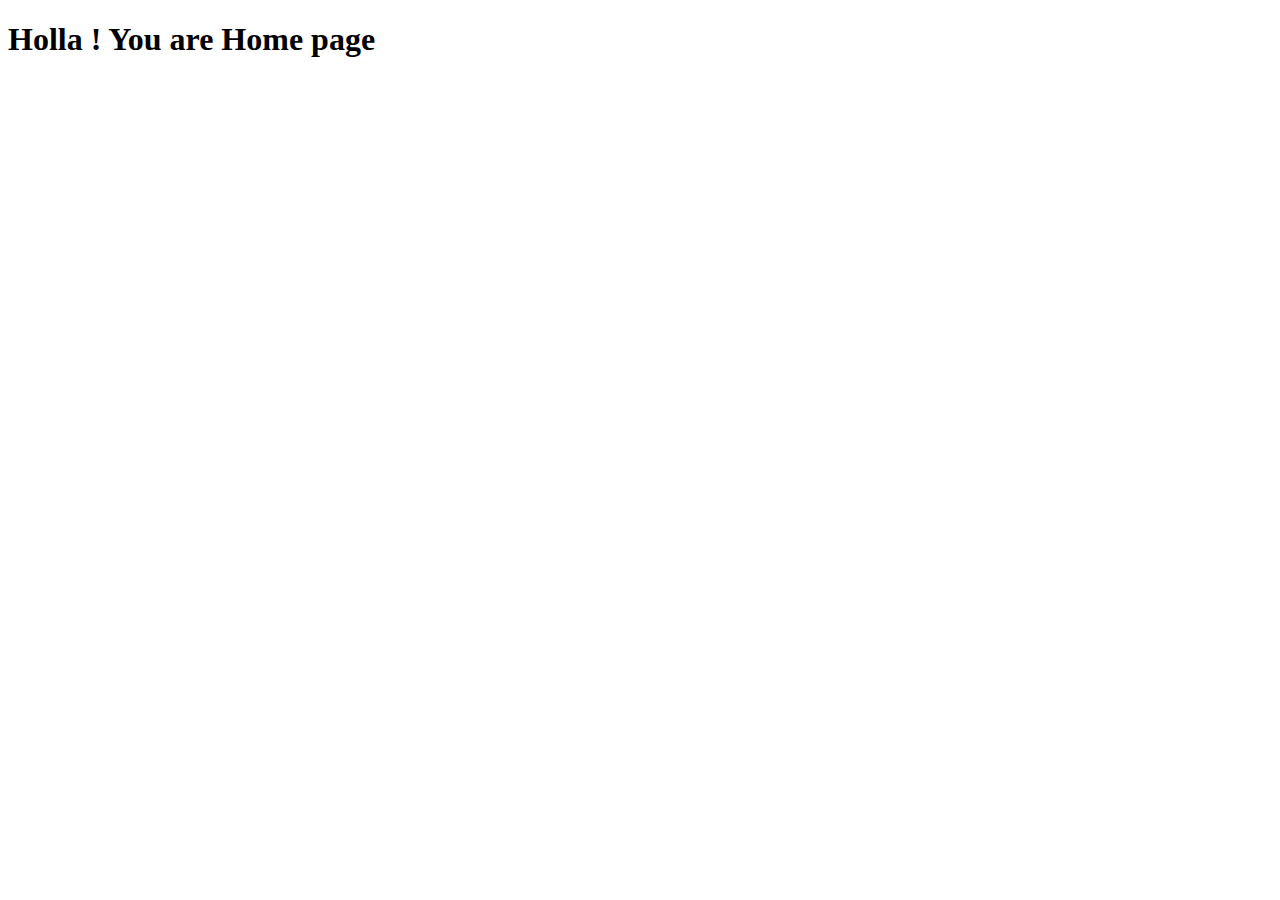
<file: backend/base/templates/base/home.html>
<!DOCTYPE html>
<html lang="en">
<head>
    <meta charset="UTF-8">
    <meta http-equiv="X-UA-Compatible" content="IE=edge">
    <meta name="viewport" content="width=device-width, initial-scale=1.0">
    <title>Document</title>
</head>
<body>
    <h1>Holla ! You are Home page</h1>
</body>
</html>
</file>
<file: Front-end asset/css/style.css>
a,
a:hover{
    text-decoration: none;
}
a:hover{
    color: var(--text-color) !important;
}


/*======variable define========*/
:root{
    --primary-color: rgb(19, 18, 18);
    --secondary-color: rgb(44, 44, 42);
    --text-gray: rgba(202, 204, 214, 0.849);
    --text-color: rgb(238, 228, 228);
}

h1{
    font-size: 3rem;
    font-weight: 900;
    color: var(--text-color);
}
h4{
    color: var(--text-color);
    font-weight: 400;
}

.main-btn{
    display: inline-block;
    padding: 0.65rem 1.875rem;
    line-height: 1.7625rem;
    background-color: rgb(247, 164, 11);
    border: 0.1675rem solid rgb(247, 164, 11);
    border-radius: 0.185rem;
    color: white;
    font-size: 1.3375rem;
    font-weight: 450;
    text-transform: capitalize;
    -webkit-transition: all .4s ease-out 0s;
    -o-transition: all .4s ease-out 0s;
    -moz-transition: all .4s ease-out 0s;
    transition:all .4s ease-out 0s;
}

.main-btn:hover{
    background-color: transparent;
    color: rgb(247, 164, 11);
}

.secondary-btn{
    padding: 00.65rem 1.875rem;
    line-height: 1.7625rem;
    background-color: var(--seconday-color);
    border: 0.1675rem solid rgb(247, 164, 11);
    border-radius: 0.185rem;
    color: rgb(247, 164, 11);
    font-size: 1.3375rem;
    font-weight: 450;
    text-transform: capitalize;
    -webkit-transition: all .4s ease-out 0s;
    -o-transition: all .4s ease-out 0s;
    -moz-transition: all .4s ease-out 0s;
    transition:all .4s ease-out 0s;
}

.secondary-btn:hover{
    background-color: rgb(247, 164, 11);
    color: white;
}



/*
====Header design========
*/
.navigation-wrap{
    position: fixed;
    width: 100%;
    left:0;
    z-index: 1000;
    -webkit-transition: all 0.3s ease-out;
    transition: all 0.3s ease-out;
}
.navigation-wrap .nav-item{
    padding: 0 0.625rem;
    transition: all 200ms linear;
}

.navbar-toggler:focus{
    outline: unset;
    border: unset;
    box-shadow: none;
}
.nav-link{
    font-size: 0.9375rem;
    font-weight: 600;
    text-transform: capitalize;
    color:var(--text-color);
    letter-spacing: 1px;
}

/* Changing nvbar behavior on scroll */
.navigation-wrap.scroll-on{
    position: fixed;
    top: 0;
    left:0;
    width: 100%;
    background: var(--primary-color);
    box-shadow: 0 0.125rem 1.75rem 0 rgb(0, 0, 0, 0.09);
    transition: all .15s ease-in-out 0s;
}


/*
===================================
top banner design
===================================
*/
.top-banner{
    width: 100%;
    background: var(--secondary-color);
    background-size: cover;
    padding: 16.875rem 0 9.375rem;
}

/*
=============================
Footer design
=============================
*/
.footer{
    background-color: var(--secondary-color);
    border-top: 1px solid;
}

/*
=============================
About Section
=============================
*/
.about-section{
    background: rgb(37, 37, 37);
    padding: 8rem;
}

/*
=============================
Services Section
=============================
*/
.services-section{
    background: var(--secondary-color);
    padding: 6rem;
}
.services-section .card{
    border: none;
    background-color: transparent;
    border-radius: 0.875rem;
}

.services-section .card img{
    border-radius: 0.875rem;
    object-fit: cover;
    height: 300px;
    width: 800px;
}

/*
===============================
Portfolio Section
===============================
*/
.portfolio-section{
    background: rgb(37, 37, 37);
    padding: 6rem;
}
.portfolio-section .ul .li .a:hover{
    color:brown;
}
.try{
    color: var(--text-color);
}
.try:hover{
    color: rgb(247, 164, 11) !important;
}

/*
=====================================
work experience section
=====================================
*/
.work-experince-section{
    background: var(--secondary-color);
    padding: 4rem;
}

.work-experince-section .card{
    display: inline-table;
}

.work-experince-section .card:hover {
    background-color: rgb(247, 164, 11);
}

.hire-me-section{
    background: rgb(37, 37, 37);
    padding: 4.25rem;
}
/* white button*/

.white-btn{
    padding: 00.65rem 1.875rem;
    line-height: 1.7625rem;
    background-color: whitesmoke;
    border: none;
    border-radius: 0.185rem;
    color: black;
    font-size: 1.4375rem;
    font-weight: 550;
    text-transform: capitalize;
    -webkit-transition: all .4s ease-out 0s;
    -o-transition: all .4s ease-out 0s;
    -moz-transition: all .4s ease-out 0s;
    transition:all .4s ease-out 0s;
}

.white-btn:hover{
    background-color: rgb(247, 164, 11);
    color: white;
}
/*
==================================
Contact Section
===================================
*/
.contact-section{
    background: var(--secondary-color);
    padding: 6rem;
}
.material-icons{
    display: inline-flex;
    vertical-align: top;
}

.contact-section .a:hover{
    background-color: rgb(247, 164, 11);
}

.icon-background {
    color: #c0ffc0;
}

.social-links a{
    text-align:center;
      float: left;
      width: 46px;
      height: 46px;
      border: none;
      border-radius: 100%;
      background: rgba(0,0,0,0.2);
      margin-right: 7px; /*space between*/
      display: flex;
      align-items: flex-start;
      transition: all 0.4s;
      -webkit-transition: all 0.4s;
  } 
  .social-links a i{
      font-size: 20px;
      align-self:center;
      color: #909090;
      transition: all 0.4s;
      -webkit-transition: all 0.4s;
      margin: 0 auto;
  }
  .social-links a i::before{
    display:inline-block;
    text-decoration:none;
  }
  .social-links a:hover{
    background: rgb(247, 164, 11);
  }
  .social-links a:hover i{
    color:#fff;
  }
</file>
<file: php-version/portfolio/admin/plugins/overlayScrollbars/css/OverlayScrollbars.min.css>
/*!
 * OverlayScrollbars
 * https://github.com/KingSora/OverlayScrollbars
 *
 * Version: 1.13.0
 *
 * Copyright KingSora | Rene Haas.
 * https://github.com/KingSora
 *
 * Released under the MIT license.
 * Date: 02.08.2020
 */
html.os-html,html.os-html>.os-host{display:block;overflow:hidden;box-sizing:border-box;height:100%!important;width:100%!important;min-width:100%!important;min-height:100%!important;margin:0!important;position:absolute!important}html.os-html>.os-host>.os-padding{position:absolute}body.os-dragging,body.os-dragging *{cursor:default}.os-host,.os-host-textarea{position:relative;overflow:visible!important;-webkit-box-orient:vertical;-webkit-box-direction:normal;-ms-flex-direction:column;flex-direction:column;-ms-flex-wrap:nowrap;flex-wrap:nowrap;-webkit-box-pack:start;-ms-flex-pack:start;justify-content:flex-start;-ms-flex-line-pack:start;align-content:flex-start;-webkit-box-align:start;-ms-flex-align:start;-ms-grid-row-align:flex-start;align-items:flex-start}.os-host-flexbox{overflow:hidden!important;display:-webkit-box;display:-ms-flexbox;display:flex}.os-host-flexbox>.os-size-auto-observer{height:inherit!important}.os-host-flexbox>.os-content-glue{-webkit-box-flex:1;-ms-flex-positive:1;flex-grow:1;-ms-flex-negative:0;flex-shrink:0}.os-host-flexbox>.os-size-auto-observer,.os-host-flexbox>.os-content-glue{min-height:0;min-width:0;-webkit-box-flex:0;-ms-flex-positive:0;flex-grow:0;-ms-flex-negative:1;flex-shrink:1;-ms-flex-preferred-size:auto;flex-basis:auto}#os-dummy-scrollbar-size{position:fixed;opacity:0;-ms-filter:'progid:DXImageTransform.Microsoft.Alpha(Opacity=0)';visibility:hidden;overflow:scroll;height:500px;width:500px}#os-dummy-scrollbar-size>div{width:200%;height:200%;margin:10px 0}#os-dummy-scrollbar-size:before,#os-dummy-scrollbar-size:after,.os-content:before,.os-content:after{content:'';display:table;width:.01px;height:.01px;line-height:0;font-size:0;flex-grow:0;flex-shrink:0;visibility:hidden}#os-dummy-scrollbar-size,.os-viewport{-ms-overflow-style:scrollbar!important}.os-viewport-native-scrollbars-invisible#os-dummy-scrollbar-size,.os-viewport-native-scrollbars-invisible.os-viewport{scrollbar-width:none!important}.os-viewport-native-scrollbars-invisible#os-dummy-scrollbar-size::-webkit-scrollbar,.os-viewport-native-scrollbars-invisible.os-viewport::-webkit-scrollbar,.os-viewport-native-scrollbars-invisible#os-dummy-scrollbar-size::-webkit-scrollbar-corner,.os-viewport-native-scrollbars-invisible.os-viewport::-webkit-scrollbar-corner{display:none!important;width:0!important;height:0!important;visibility:hidden!important;background:0 0!important}.os-content-glue{box-sizing:inherit;max-height:100%;max-width:100%;width:100%;pointer-events:none}.os-padding{box-sizing:inherit;direction:inherit;position:absolute;overflow:visible;padding:0;margin:0;left:0;top:0;bottom:0;right:0;width:auto!important;height:auto!important}.os-host-overflow>.os-padding{overflow:hidden}.os-viewport{direction:inherit!important;box-sizing:inherit!important;resize:none!important;outline:0!important;position:absolute;overflow:hidden;top:0;left:0;bottom:0;right:0;padding:0;margin:0;-webkit-overflow-scrolling:touch}.os-content-arrange{position:absolute;z-index:-1;min-height:1px;min-width:1px;pointer-events:none}.os-content{direction:inherit;box-sizing:border-box!important;position:relative;display:block;height:100%;width:100%;height:100%;width:100%;visibility:visible}.os-content>.os-textarea{box-sizing:border-box!important;direction:inherit!important;background:0 0!important;outline:0 transparent!important;overflow:hidden!important;position:absolute!important;display:block!important;top:0!important;left:0!important;margin:0!important;border-radius:0!important;float:none!important;-webkit-filter:none!important;filter:none!important;border:0!important;resize:none!important;-webkit-transform:none!important;transform:none!important;max-width:none!important;max-height:none!important;box-shadow:none!important;-webkit-perspective:none!important;perspective:none!important;opacity:1!important;z-index:1!important;clip:auto!important;vertical-align:baseline!important;padding:0}.os-host-rtl>.os-padding>.os-viewport>.os-content>.os-textarea{right:0!important}.os-content>.os-textarea-cover{z-index:-1;pointer-events:none}.os-content>.os-textarea[wrap=off]{white-space:pre!important;margin:0!important}.os-text-inherit{font-family:inherit;font-size:inherit;font-weight:inherit;font-style:inherit;font-variant:inherit;text-transform:inherit;text-decoration:inherit;text-indent:inherit;text-align:inherit;text-shadow:inherit;text-overflow:inherit;letter-spacing:inherit;word-spacing:inherit;line-height:inherit;unicode-bidi:inherit;direction:inherit;color:inherit;cursor:text}.os-resize-observer,.os-resize-observer-host{box-sizing:inherit;display:block;visibility:hidden;position:absolute;top:0;left:0;height:100%;width:100%;overflow:hidden;pointer-events:none;z-index:-1}.os-resize-observer-host{padding:inherit;border:inherit;border-color:transparent;border-style:solid;box-sizing:border-box}.os-resize-observer-host.observed{display:flex;flex-direction:column;justify-content:flex-start;align-items:flex-start}.os-resize-observer-host>.os-resize-observer,.os-resize-observer-host.observed>.os-resize-observer{height:200%;width:200%;padding:inherit;border:inherit;margin:0;display:block;box-sizing:content-box}.os-resize-observer-host.observed>.os-resize-observer,.os-resize-observer-host.observed>.os-resize-observer:before{display:flex;position:relative;flex-grow:1;flex-shrink:0;flex-basis:auto;box-sizing:border-box}.os-resize-observer-host.observed>.os-resize-observer:before{content:'';box-sizing:content-box;padding:inherit;border:inherit;margin:0}.os-size-auto-observer{box-sizing:inherit!important;height:100%;width:inherit;max-width:1px;position:relative;float:left;max-height:1px;overflow:hidden;z-index:-1;padding:0;margin:0;pointer-events:none;-webkit-box-flex:inherit;-ms-flex-positive:inherit;flex-grow:inherit;-ms-flex-negative:0;flex-shrink:0;-ms-flex-preferred-size:0;flex-basis:0}.os-size-auto-observer>.os-resize-observer{width:1000%;height:1000%;min-height:1px;min-width:1px}.os-resize-observer-item{position:absolute;top:0;right:0;bottom:0;left:0;overflow:hidden;z-index:-1;opacity:0;direction:ltr!important;-webkit-box-flex:0!important;-ms-flex:none!important;flex:none!important}.os-resize-observer-item-final{position:absolute;left:0;top:0;-webkit-transition:none!important;transition:none!important;-webkit-box-flex:0!important;-ms-flex:none!important;flex:none!important}.os-resize-observer{-webkit-animation-duration:.001s;animation-duration:.001s;-webkit-animation-name:os-resize-observer-dummy-animation;animation-name:os-resize-observer-dummy-animation}object.os-resize-observer{box-sizing:border-box!important}@-webkit-keyframes os-resize-observer-dummy-animation{0%{z-index:0}to{z-index:-1}}@keyframes os-resize-observer-dummy-animation{0%{z-index:0}to{z-index:-1}}.os-host-transition>.os-scrollbar,.os-host-transition>.os-scrollbar-corner{-webkit-transition:opacity .3s,visibility .3s,top .3s,right .3s,bottom .3s,left .3s;transition:opacity .3s,visibility .3s,top .3s,right .3s,bottom .3s,left .3s}html.os-html>.os-host>.os-scrollbar{position:absolute;z-index:999999}.os-scrollbar,.os-scrollbar-corner{position:absolute;opacity:1;-ms-filter:'progid:DXImageTransform.Microsoft.Alpha(Opacity=100)';z-index:1}.os-scrollbar-corner{bottom:0;right:0}.os-scrollbar{pointer-events:none}.os-scrollbar-track{pointer-events:auto;position:relative;height:100%;width:100%;padding:0!important;border:0!important}.os-scrollbar-handle{pointer-events:auto;position:absolute;width:100%;height:100%}.os-scrollbar-handle-off,.os-scrollbar-track-off{pointer-events:none}.os-scrollbar.os-scrollbar-unusable,.os-scrollbar.os-scrollbar-unusable *{pointer-events:none!important}.os-scrollbar.os-scrollbar-unusable .os-scrollbar-handle{opacity:0!important}.os-scrollbar-horizontal{bottom:0;left:0}.os-scrollbar-vertical{top:0;right:0}.os-host-rtl>.os-scrollbar-horizontal{right:0}.os-host-rtl>.os-scrollbar-vertical{right:auto;left:0}.os-host-rtl>.os-scrollbar-corner{right:auto;left:0}.os-scrollbar-auto-hidden,.os-padding+.os-scrollbar-corner,.os-host-resize-disabled.os-host-scrollbar-horizontal-hidden>.os-scrollbar-corner,.os-host-scrollbar-horizontal-hidden>.os-scrollbar-horizontal,.os-host-resize-disabled.os-host-scrollbar-vertical-hidden>.os-scrollbar-corner,.os-host-scrollbar-vertical-hidden>.os-scrollbar-vertical,.os-scrollbar-horizontal.os-scrollbar-auto-hidden+.os-scrollbar-vertical+.os-scrollbar-corner,.os-scrollbar-horizontal+.os-scrollbar-vertical.os-scrollbar-auto-hidden+.os-scrollbar-corner,.os-scrollbar-horizontal.os-scrollbar-auto-hidden+.os-scrollbar-vertical.os-scrollbar-auto-hidden+.os-scrollbar-corner{opacity:0;visibility:hidden;pointer-events:none}.os-scrollbar-corner-resize-both{cursor:nwse-resize}.os-host-rtl>.os-scrollbar-corner-resize-both{cursor:nesw-resize}.os-scrollbar-corner-resize-horizontal{cursor:ew-resize}.os-scrollbar-corner-resize-vertical{cursor:ns-resize}.os-dragging .os-scrollbar-corner.os-scrollbar-corner-resize{cursor:default}.os-host-resize-disabled.os-host-scrollbar-horizontal-hidden>.os-scrollbar-vertical{top:0;bottom:0}.os-host-resize-disabled.os-host-scrollbar-vertical-hidden>.os-scrollbar-horizontal,.os-host-rtl.os-host-resize-disabled.os-host-scrollbar-vertical-hidden>.os-scrollbar-horizontal{right:0;left:0}.os-scrollbar:hover,.os-scrollbar-corner.os-scrollbar-corner-resize{opacity:1!important;visibility:visible!important}.os-scrollbar-corner.os-scrollbar-corner-resize{background-image:url([data-uri]);background-repeat:no-repeat;background-position:100% 100%;pointer-events:auto!important}.os-host-rtl>.os-scrollbar-corner.os-scrollbar-corner-resize{-webkit-transform:scale(-1,1);transform:scale(-1,1)}.os-host-overflow{overflow:hidden!important}.os-theme-none>.os-scrollbar-horizontal,.os-theme-none>.os-scrollbar-vertical,.os-theme-none>.os-scrollbar-corner{display:none!important}.os-theme-none>.os-scrollbar-corner-resize{display:block!important;min-width:10px;min-height:10px}.os-theme-dark>.os-scrollbar-horizontal,.os-theme-light>.os-scrollbar-horizontal{right:10px;height:10px}.os-theme-dark>.os-scrollbar-vertical,.os-theme-light>.os-scrollbar-vertical{bottom:10px;width:10px}.os-theme-dark.os-host-rtl>.os-scrollbar-horizontal,.os-theme-light.os-host-rtl>.os-scrollbar-horizontal{left:10px;right:0}.os-theme-dark>.os-scrollbar-corner,.os-theme-light>.os-scrollbar-corner{height:10px;width:10px}.os-theme-dark>.os-scrollbar-corner,.os-theme-light>.os-scrollbar-corner{background-color:transparent}.os-theme-dark>.os-scrollbar,.os-theme-light>.os-scrollbar{padding:2px;box-sizing:border-box;background:0 0}.os-theme-dark>.os-scrollbar.os-scrollbar-unusable,.os-theme-light>.os-scrollbar.os-scrollbar-unusable{background:0 0}.os-theme-dark>.os-scrollbar>.os-scrollbar-track,.os-theme-light>.os-scrollbar>.os-scrollbar-track{background:0 0}.os-theme-dark>.os-scrollbar-horizontal>.os-scrollbar-track>.os-scrollbar-handle,.os-theme-light>.os-scrollbar-horizontal>.os-scrollbar-track>.os-scrollbar-handle{min-width:30px}.os-theme-dark>.os-scrollbar-vertical>.os-scrollbar-track>.os-scrollbar-handle,.os-theme-light>.os-scrollbar-vertical>.os-scrollbar-track>.os-scrollbar-handle{min-height:30px}.os-theme-dark.os-host-transition>.os-scrollbar>.os-scrollbar-track>.os-scrollbar-handle,.os-theme-light.os-host-transition>.os-scrollbar>.os-scrollbar-track>.os-scrollbar-handle{-webkit-transition:background-color .3s;transition:background-color .3s}.os-theme-dark>.os-scrollbar>.os-scrollbar-track>.os-scrollbar-handle,.os-theme-light>.os-scrollbar>.os-scrollbar-track>.os-scrollbar-handle,.os-theme-dark>.os-scrollbar>.os-scrollbar-track,.os-theme-light>.os-scrollbar>.os-scrollbar-track{border-radius:10px}.os-theme-dark>.os-scrollbar>.os-scrollbar-track>.os-scrollbar-handle{background:rgba(0,0,0,.4)}.os-theme-light>.os-scrollbar>.os-scrollbar-track>.os-scrollbar-handle{background:rgba(255,255,255,.4)}.os-theme-dark>.os-scrollbar:hover>.os-scrollbar-track>.os-scrollbar-handle{background:rgba(0,0,0,.55)}.os-theme-light>.os-scrollbar:hover>.os-scrollbar-track>.os-scrollbar-handle{background:rgba(255,255,255,.55)}.os-theme-dark>.os-scrollbar>.os-scrollbar-track>.os-scrollbar-handle.active{background:rgba(0,0,0,.7)}.os-theme-light>.os-scrollbar>.os-scrollbar-track>.os-scrollbar-handle.active{background:rgba(255,255,255,.7)}.os-theme-dark>.os-scrollbar-horizontal .os-scrollbar-handle:before,.os-theme-dark>.os-scrollbar-vertical .os-scrollbar-handle:before,.os-theme-light>.os-scrollbar-horizontal .os-scrollbar-handle:before,.os-theme-light>.os-scrollbar-vertical .os-scrollbar-handle:before{content:'';position:absolute;left:0;right:0;top:0;bottom:0;display:block}.os-theme-dark.os-host-scrollbar-horizontal-hidden>.os-scrollbar-horizontal .os-scrollbar-handle:before,.os-theme-dark.os-host-scrollbar-vertical-hidden>.os-scrollbar-vertical .os-scrollbar-handle:before,.os-theme-light.os-host-scrollbar-horizontal-hidden>.os-scrollbar-horizontal .os-scrollbar-handle:before,.os-theme-light.os-host-scrollbar-vertical-hidden>.os-scrollbar-vertical .os-scrollbar-handle:before{display:none}.os-theme-dark>.os-scrollbar-horizontal .os-scrollbar-handle:before,.os-theme-light>.os-scrollbar-horizontal .os-scrollbar-handle:before{top:-6px;bottom:-2px}.os-theme-dark>.os-scrollbar-vertical .os-scrollbar-handle:before,.os-theme-light>.os-scrollbar-vertical .os-scrollbar-handle:before{left:-6px;right:-2px}.os-host-rtl.os-theme-dark>.os-scrollbar-vertical .os-scrollbar-handle:before,.os-host-rtl.os-theme-light>.os-scrollbar-vertical .os-scrollbar-handle:before{right:-6px;left:-2px}
</file>
